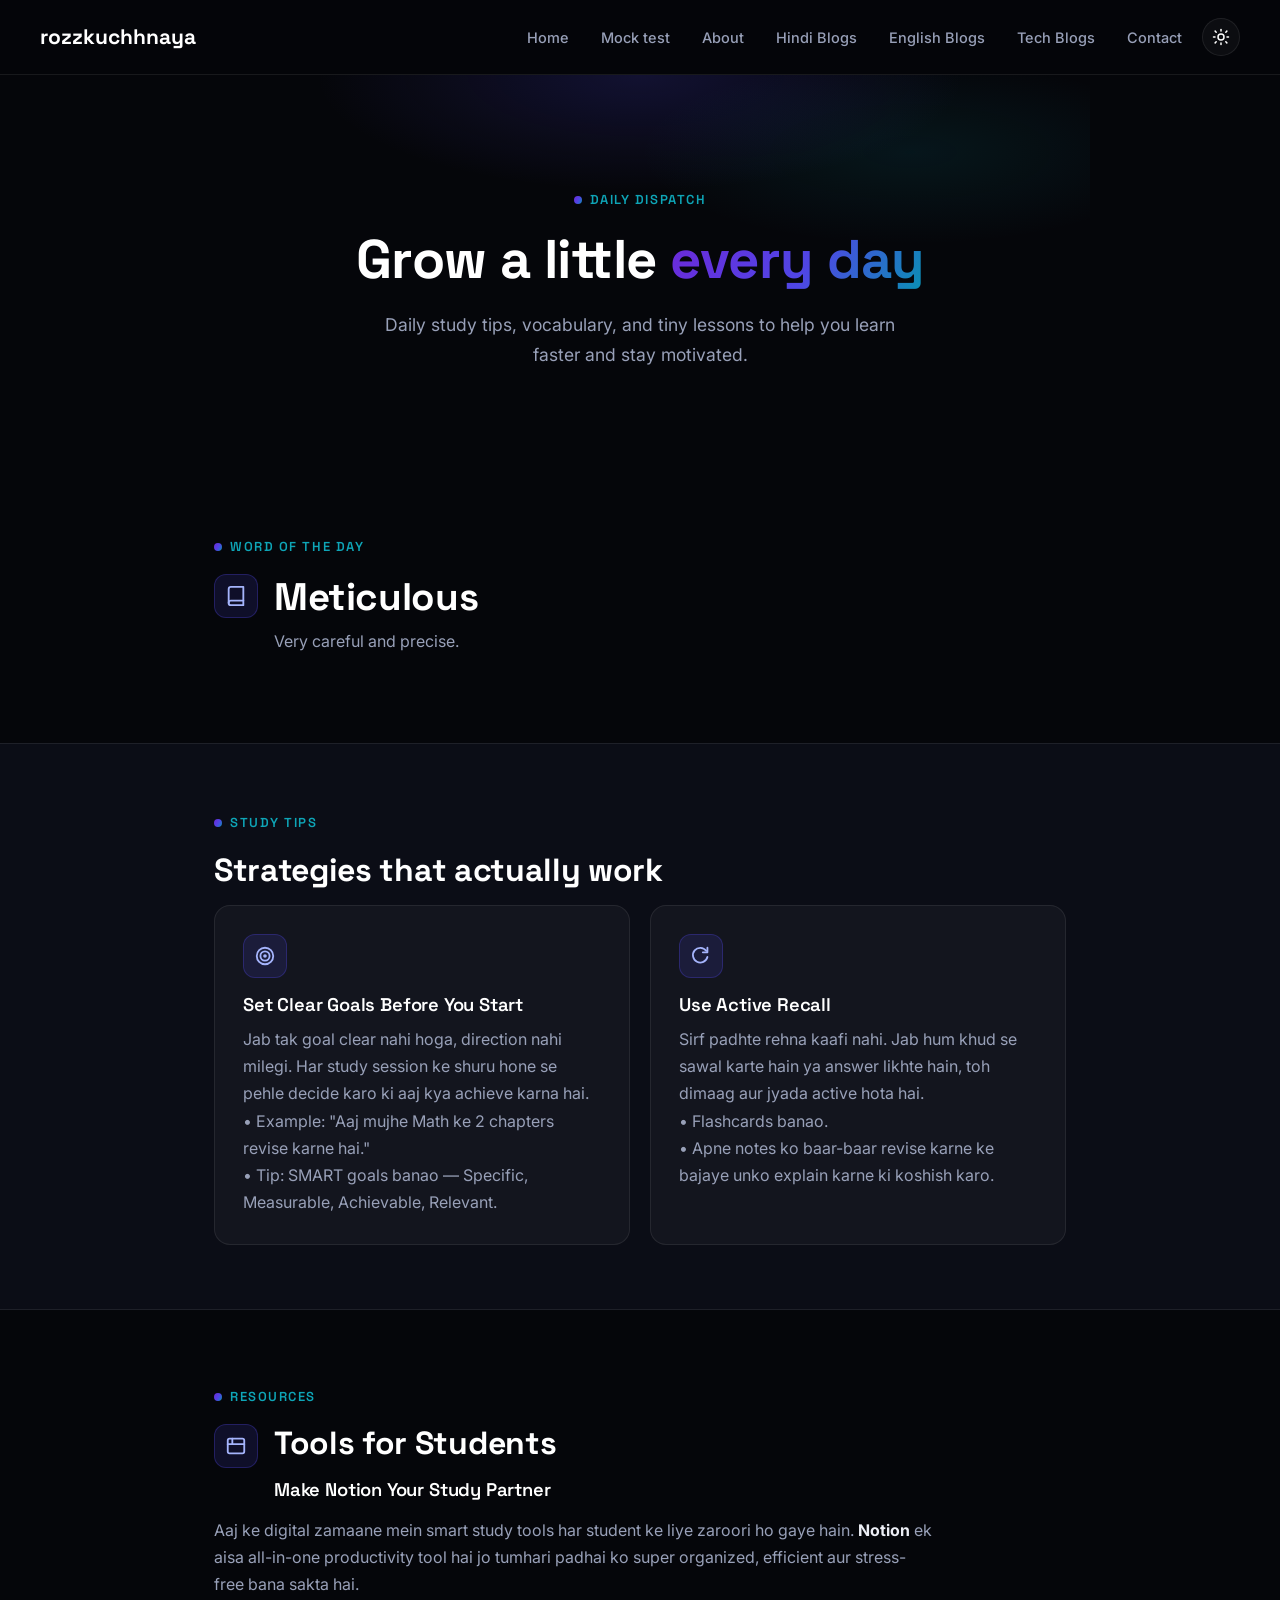
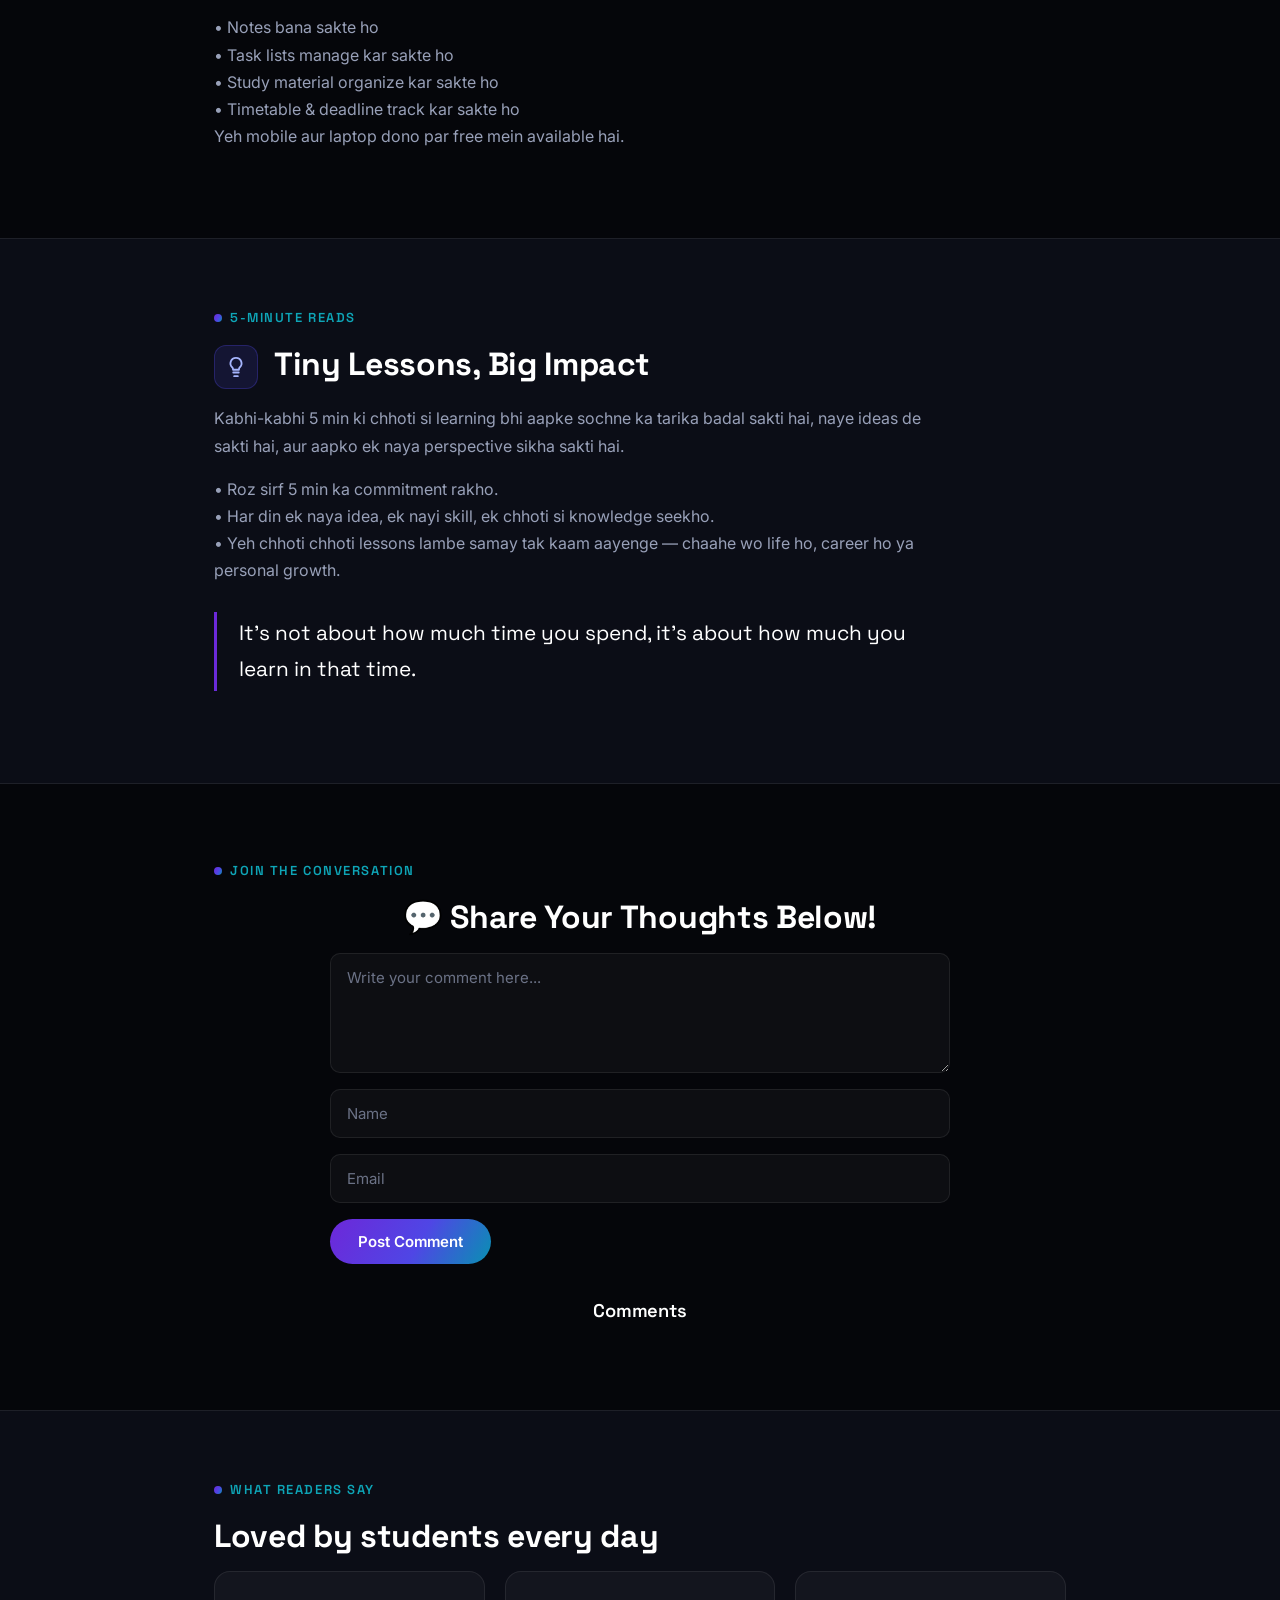
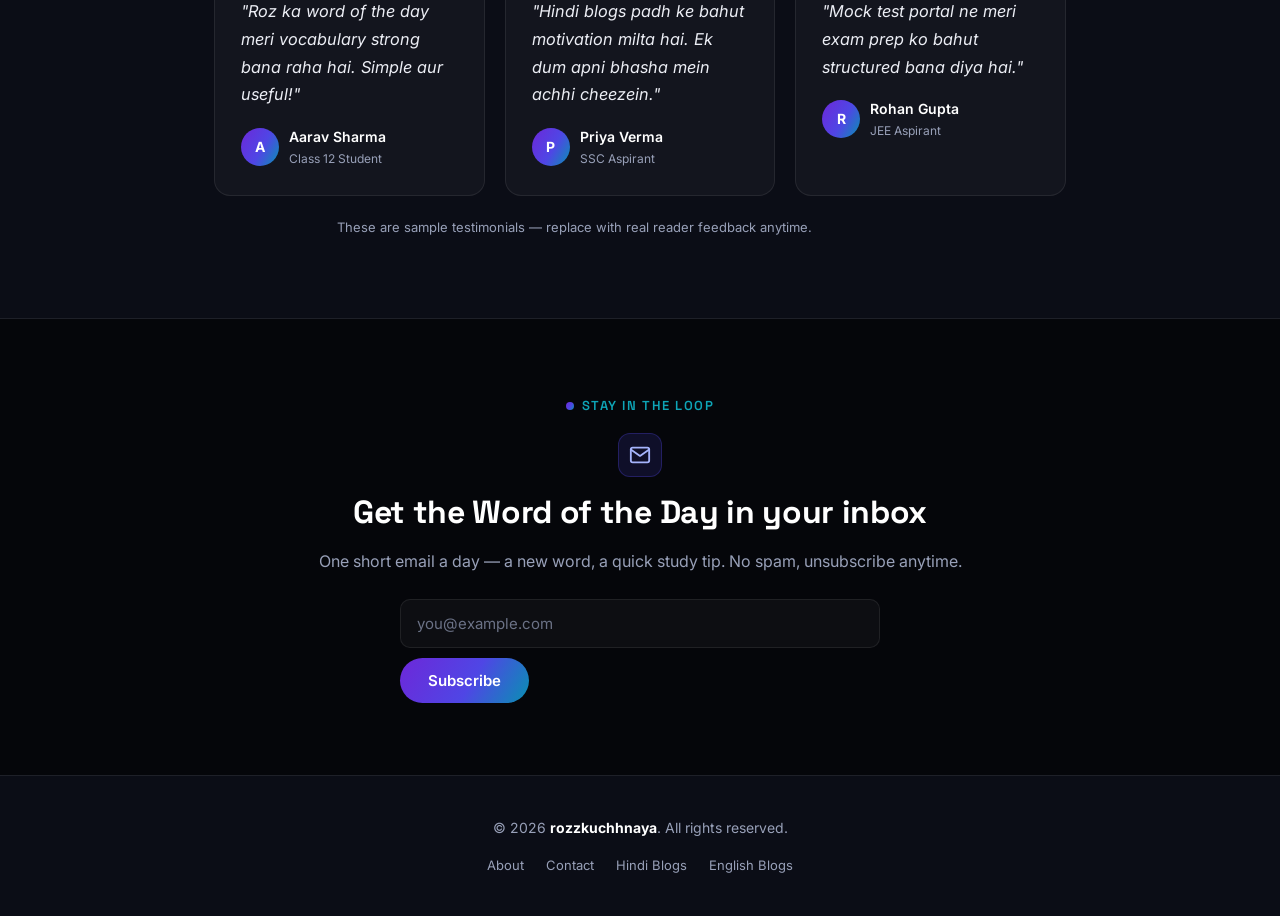
<file: index.html>
<!DOCTYPE html>
<html lang="en">
<head>
    <meta charset="UTF-8">
    <meta name="viewport" content="width=device-width, initial-scale=1">
    <title>rozzkuchhnaya | Daily Study Tips, Motivation & Learning</title>
    <meta name="description" content="Daily word of the day, study tips, student resources and short life lessons — in Hindi and English.">
    <link rel="icon" type="image/svg+xml" href="assets/favicon.svg">
    <meta property="og:title" content="rozzkuchhnaya | Daily Study Tips, Motivation & Learning">
    <meta property="og:description" content="Daily word of the day, study tips, student resources and short life lessons — in Hindi and English.">
    <meta property="og:type" content="website">
    <meta property="og:url" content="https://rozzkuchhnaya.netlify.app/">
    <meta name="twitter:card" content="summary">
    <link rel="stylesheet" href="assets/style.css">
</head>
<body>

<nav class="navbar">
  <div class="logo">rozzkuchhnaya</div>
  <div class="navbar-right">
  <ul class="nav-links" id="navLinks">
    <li><a href="index.html">Home</a></li>
    <li><a href="mocktest.html">Mock test</a></li>
    <li><a href="about.html">About</a></li>
    <li><a href="hindi-blog.html">Hindi Blogs</a></li>
    <li><a href="eng-blog.html">English Blogs</a></li>
    <li><a href="tech-blog.html">Tech Blogs</a></li>
    <li><a href="contact.html">Contact</a></li>
  </ul>
  <button class="theme-toggle" id="themeToggleBtn" onclick="toggleTheme()" aria-label="Toggle dark/light theme"><svg width="18" height="18" viewBox="0 0 24 24" fill="none" stroke="currentColor" stroke-width="2" stroke-linecap="round"><circle cx="12" cy="12" r="4"/><line x1="12" y1="2" x2="12" y2="4"/><line x1="12" y1="20" x2="12" y2="22"/><line x1="4.2" y1="4.2" x2="5.6" y2="5.6"/><line x1="18.4" y1="18.4" x2="19.8" y2="19.8"/><line x1="2" y1="12" x2="4" y2="12"/><line x1="20" y1="12" x2="22" y2="12"/><line x1="4.2" y1="19.8" x2="5.6" y2="18.4"/><line x1="18.4" y1="5.6" x2="19.8" y2="4.2"/></svg></button>
  </div>
  <span class="menu-icon" onclick="toggleMenu()"><svg width="24" height="24" viewBox="0 0 24 24" fill="none" stroke="currentColor" stroke-width="2" stroke-linecap="round"><line x1="3" y1="6" x2="21" y2="6"/><line x1="3" y1="12" x2="21" y2="12"/><line x1="3" y1="18" x2="21" y2="18"/></svg></span>
</nav>

<section class="hero-banner">
  <div class="eyebrow">Daily Dispatch</div>
  <h1>Grow a little <span class="gradient-text">every day</span></h1>
  <p>Daily study tips, vocabulary, and tiny lessons to help you learn faster and stay motivated.</p>
</section>

<section class="section">
    <div class="eyebrow">Word of the Day</div>
    <div class="card-icon-row">
      <div class="icon-badge">
        <svg viewBox="0 0 24 24" fill="none" stroke="currentColor" stroke-width="2" stroke-linecap="round" stroke-linejoin="round"><path d="M4 19.5A2.5 2.5 0 0 1 6.5 17H20"/><path d="M6.5 2H20v20H6.5A2.5 2.5 0 0 1 4 19.5v-15A2.5 2.5 0 0 1 6.5 2z"/></svg>
      </div>
      <div>
        <h2 class="wotd-word">Meticulous</h2>
        <p>Very careful and precise.</p>
      </div>
    </div>
</section>

<div class="band">
<section class="section">
    <div class="eyebrow">Study Tips</div>
    <h2>Strategies that actually work</h2>
    <div class="card-grid">
      <div class="card">
        <div class="icon-badge">
          <svg viewBox="0 0 24 24" fill="none" stroke="currentColor" stroke-width="2" stroke-linecap="round" stroke-linejoin="round"><circle cx="12" cy="12" r="9"/><circle cx="12" cy="12" r="5"/><circle cx="12" cy="12" r="1"/></svg>
        </div>
        <h3>Set Clear Goals Before You Start</h3>
        <p>Jab tak goal clear nahi hoga, direction nahi milegi. Har study session ke shuru hone se pehle decide karo ki aaj kya achieve karna hai.</p>
        <p>&bull; Example: "Aaj mujhe Math ke 2 chapters revise karne hai."<br>
        &bull; Tip: SMART goals banao — Specific, Measurable, Achievable, Relevant.</p>
      </div>
      <div class="card">
        <div class="icon-badge">
          <svg viewBox="0 0 24 24" fill="none" stroke="currentColor" stroke-width="2" stroke-linecap="round" stroke-linejoin="round"><path d="M17.65 6.35A8 8 0 1 0 19 13"/><polyline points="19 3 19 8 14 8"/></svg>
        </div>
        <h3>Use Active Recall</h3>
        <p>Sirf padhte rehna kaafi nahi. Jab hum khud se sawal karte hain ya answer likhte hain, toh dimaag aur jyada active hota hai.</p>
        <p>&bull; Flashcards banao.<br>
        &bull; Apne notes ko baar-baar revise karne ke bajaye unko explain karne ki koshish karo.</p>
      </div>
    </div>
</section>
</div>

<section class="section">
    <div class="eyebrow">Resources</div>
    <div class="card-icon-row">
      <div class="icon-badge">
        <svg viewBox="0 0 24 24" fill="none" stroke="currentColor" stroke-width="2" stroke-linecap="round" stroke-linejoin="round"><rect x="3" y="4" width="18" height="16" rx="2"/><line x1="3" y1="10" x2="21" y2="10"/><line x1="8" y1="4" x2="8" y2="10"/></svg>
      </div>
      <div>
        <h2>Tools for Students</h2>
        <h3>Make Notion Your Study Partner</h3>
      </div>
    </div>
    <p>Aaj ke digital zamaane mein smart study tools har student ke liye zaroori ho gaye hain. <b>Notion</b> ek aisa all-in-one productivity tool hai jo
        tumhari padhai ko super organized, efficient aur stress-free bana sakta hai.</p>
    <p>
        &bull; Notes bana sakte ho<br>
        &bull; Task lists manage kar sakte ho<br>
        &bull; Study material organize kar sakte ho<br>
        &bull; Timetable &amp; deadline track kar sakte ho<br>
        Yeh mobile aur laptop dono par free mein available hai.
    </p>
</section>

<div class="band">
<section class="section">
    <div class="eyebrow">5-Minute Reads</div>
    <div class="card-icon-row">
      <div class="icon-badge">
        <svg viewBox="0 0 24 24" fill="none" stroke="currentColor" stroke-width="2" stroke-linecap="round" stroke-linejoin="round"><path d="M9 18h6"/><path d="M10 22h4"/><path d="M12 2a6 6 0 0 0-4 10.5c.5.5.8 1.2.8 2.5h6.4c0-1.3.3-2 .8-2.5A6 6 0 0 0 12 2z"/></svg>
      </div>
      <h2 style="margin-bottom:0;">Tiny Lessons, Big Impact</h2>
    </div>
    <p style="margin-top:16px;">Kabhi-kabhi 5 min ki chhoti si learning bhi aapke sochne ka tarika badal sakti hai, naye ideas de sakti hai, aur aapko ek naya perspective sikha sakti hai.</p>
    <p>
        &bull; Roz sirf 5 min ka commitment rakho.<br>
        &bull; Har din ek naya idea, ek nayi skill, ek chhoti si knowledge seekho.<br>
        &bull; Yeh chhoti chhoti lessons lambe samay tak kaam aayenge — chaahe wo life ho, career ho ya personal growth.
    </p>
    <p class="pull-quote">It's not about how much time you spend, it's about how much you learn in that time.</p>
</section>
</div>

<section class="section">
  <div class="eyebrow">Join the Conversation</div>
  <h2 style="text-align:center;">💬 Share Your Thoughts Below!</h2>

  <form id="commentForm" action="https://formsubmit.co/rozzkuchhnaya@gmail.com" method="POST">
    <textarea name="comment" id="commentInput" rows="4" placeholder="Write your comment here..." required></textarea>
    <input type="text" name="name" placeholder="Name" required>
    <input type="email" name="email" placeholder="Email" required>
    <button type="submit">Post Comment</button>
  </form>

  <h3 style="text-align:center; margin-top:36px;">Comments</h3>
  <ul id="commentList"></ul>

  <p id="thankYouMessage" style="display:none; color:#34d399; text-align:center; margin-top:10px;">Dhanyavaad! Apka comment bhej diya gaya hai.</p>
</section>

<div class="band">
<section class="section">
  <div class="eyebrow">What Readers Say</div>
  <h2>Loved by students every day</h2>
  <div class="card-grid">
    <div class="testimonial-card">
      <p class="quote">"Roz ka word of the day meri vocabulary strong bana raha hai. Simple aur useful!"</p>
      <div class="testimonial-author">
        <div class="testimonial-avatar">A</div>
        <div>
          <div class="testimonial-name">Aarav Sharma</div>
          <div class="testimonial-role">Class 12 Student</div>
        </div>
      </div>
    </div>
    <div class="testimonial-card">
      <p class="quote">"Hindi blogs padh ke bahut motivation milta hai. Ek dum apni bhasha mein achhi cheezein."</p>
      <div class="testimonial-author">
        <div class="testimonial-avatar">P</div>
        <div>
          <div class="testimonial-name">Priya Verma</div>
          <div class="testimonial-role">SSC Aspirant</div>
        </div>
      </div>
    </div>
    <div class="testimonial-card">
      <p class="quote">"Mock test portal ne meri exam prep ko bahut structured bana diya hai."</p>
      <div class="testimonial-author">
        <div class="testimonial-avatar">R</div>
        <div>
          <div class="testimonial-name">Rohan Gupta</div>
          <div class="testimonial-role">JEE Aspirant</div>
        </div>
      </div>
    </div>
  </div>
  <p style="text-align:center; margin-top:20px; font-size:13px;">These are sample testimonials — replace with real reader feedback anytime.</p>
</section>
</div>

<section class="section" style="text-align:center;">
  <div class="eyebrow">Stay in the Loop</div>
  <div class="icon-badge" style="margin:0 auto 16px;">
    <svg viewBox="0 0 24 24" fill="none" stroke="currentColor" stroke-width="2" stroke-linecap="round" stroke-linejoin="round"><rect x="2" y="4" width="20" height="16" rx="2"/><path d="M2 6l10 7 10-7"/></svg>
  </div>
  <h2>Get the Word of the Day in your inbox</h2>
  <p style="margin:0 auto 24px;">One short email a day — a new word, a quick study tip. No spam, unsubscribe anytime.</p>
  <form class="newsletter-form" action="https://formsubmit.co/rozzkuchhnaya@gmail.com" method="POST">
    <input type="hidden" name="_subject" value="New newsletter signup">
    <input type="email" name="email" placeholder="you@example.com" required>
    <button type="submit">Subscribe</button>
  </form>
</section>

<footer class="site-footer">
  &copy; 2026 <strong>rozzkuchhnaya</strong>. All rights reserved.
  <div class="foot-links">
    <a href="about.html">About</a>
    <a href="contact.html">Contact</a>
    <a href="hindi-blog.html">Hindi Blogs</a>
    <a href="eng-blog.html">English Blogs</a>
  </div>
</footer>

<script src="script.js"></script>
</body>
</html>
</file>
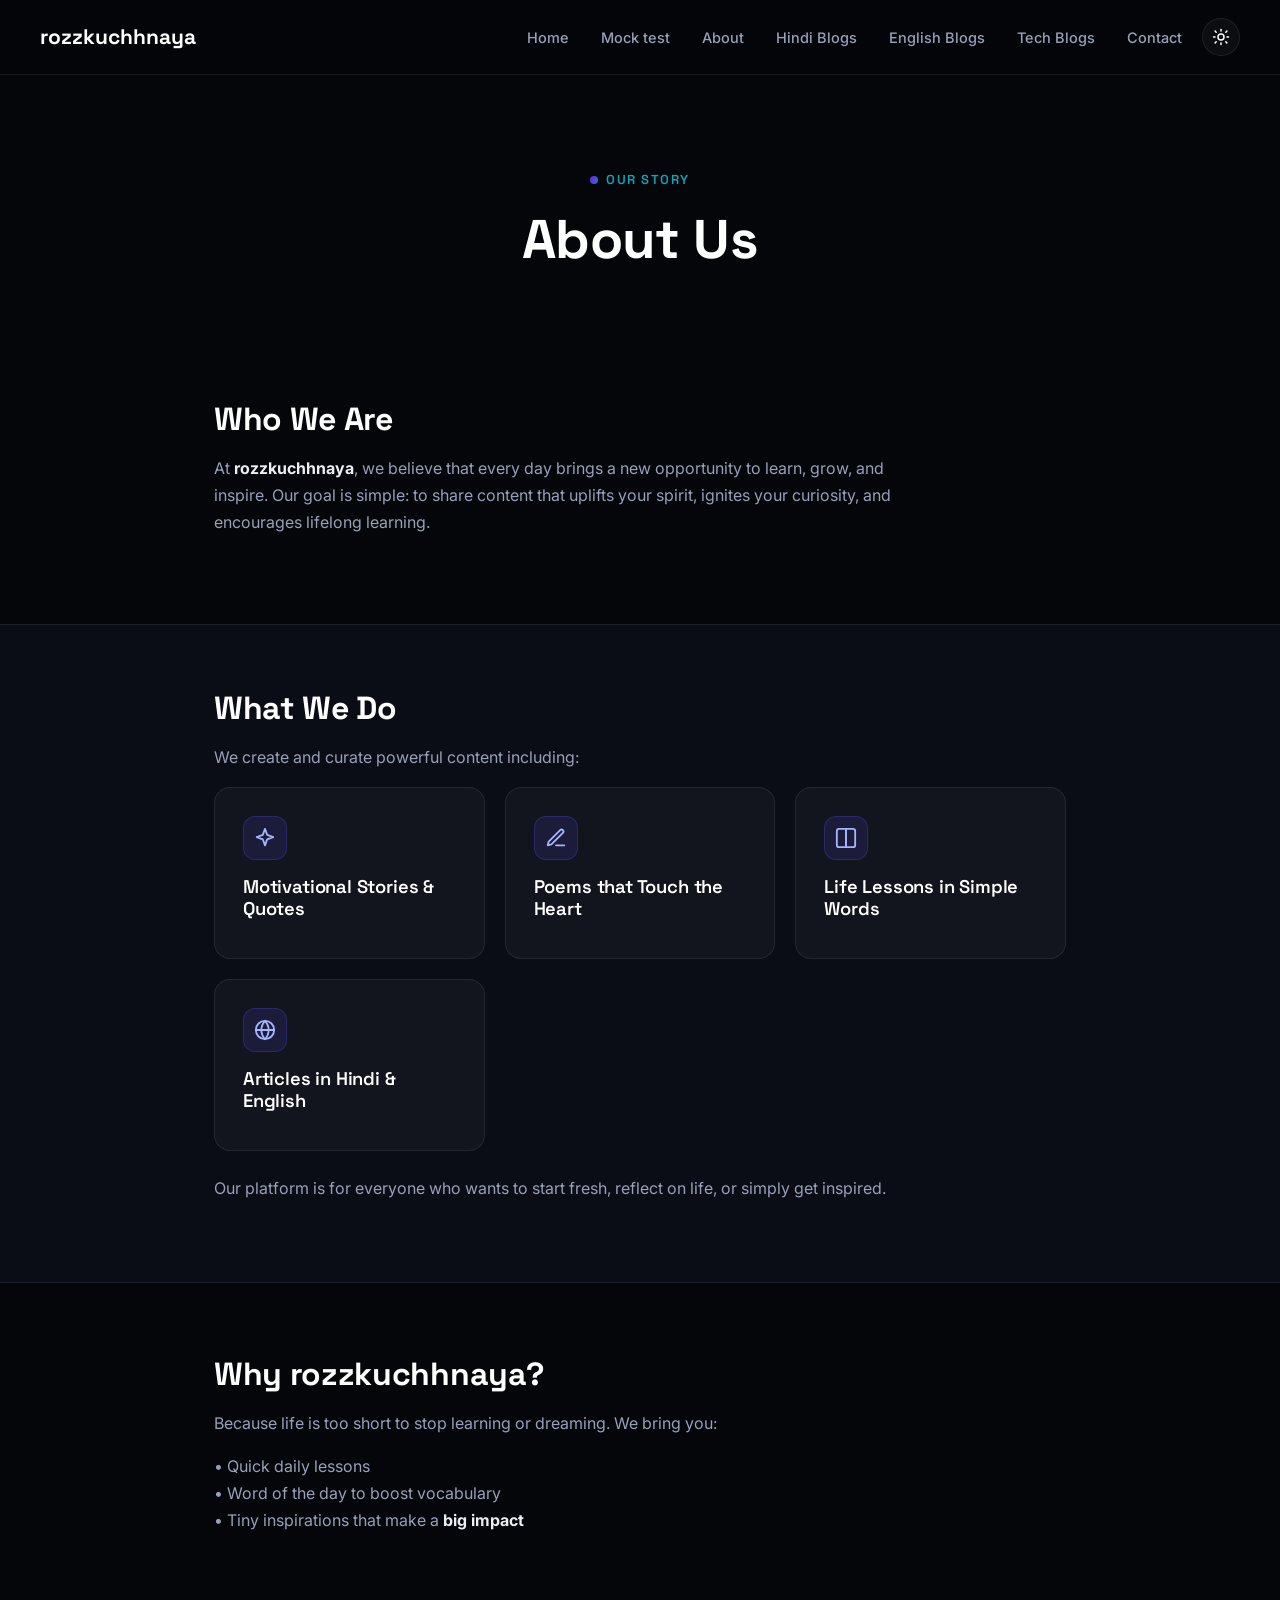
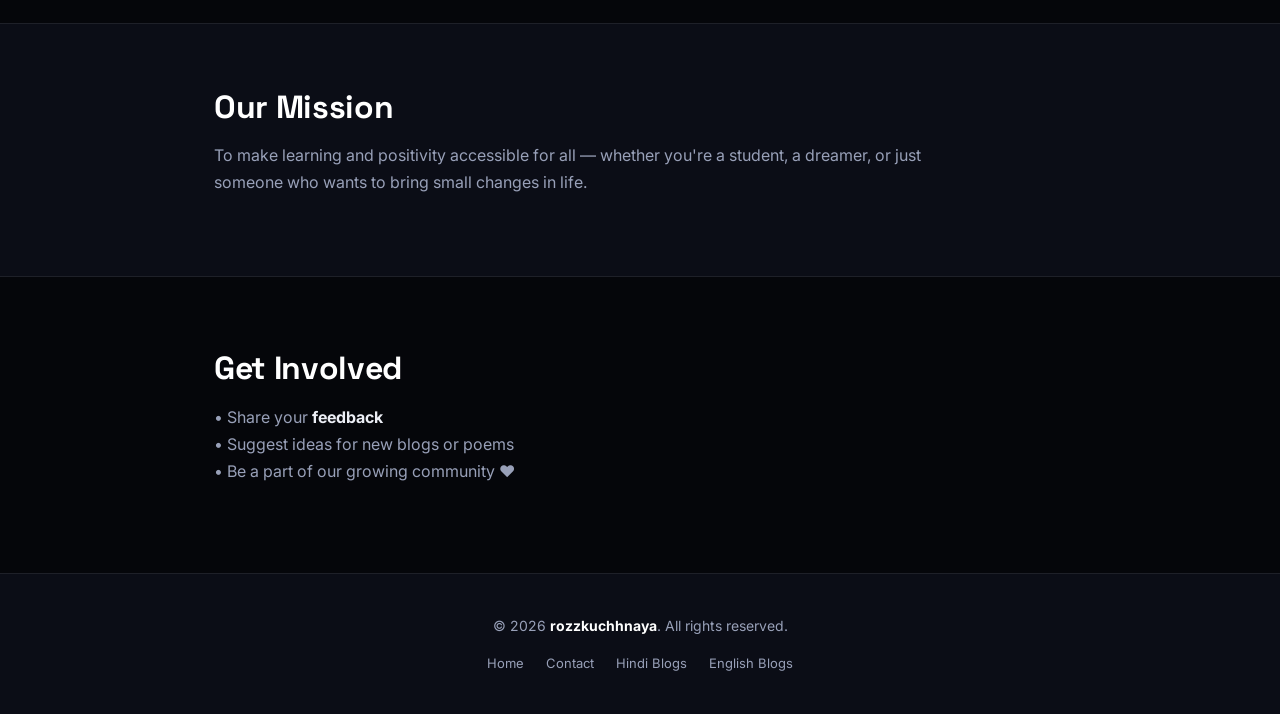
<file: about.html>
<!DOCTYPE html>
<html lang="en">
<head>
  <meta charset="UTF-8">
  <meta name="viewport" content="width=device-width, initial-scale=1">
  <title>About Us | rozzkuchhnaya</title>
  <link rel="icon" type="image/svg+xml" href="assets/favicon.svg">
  <meta property="og:title" content="About Us | rozzkuchhnaya">
  <meta property="og:description" content="Learn what rozzkuchhnaya is about — daily motivation, study tips and bilingual blogs for students.">
  <meta property="og:type" content="website">
  <meta property="og:url" content="https://rozzkuchhnaya.netlify.app/about.html">
  <link rel="stylesheet" href="assets/style.css">
</head>
<body>
<nav class="navbar">
    <div class="logo">rozzkuchhnaya</div>
  <div class="navbar-right">
  <ul class="nav-links" id="navLinks">
    <li><a href="index.html">Home</a></li>
    <li><a href="mocktest.html">Mock test</a></li>
    <li><a href="about.html">About</a></li>
    <li><a href="hindi-blog.html">Hindi Blogs</a></li>
    <li><a href="eng-blog.html">English Blogs</a></li>
    <li><a href="tech-blog.html">Tech Blogs</a></li>
    <li><a href="contact.html">Contact</a></li>
  </ul>
  <button class="theme-toggle" id="themeToggleBtn" onclick="toggleTheme()" aria-label="Toggle dark/light theme"><svg width="18" height="18" viewBox="0 0 24 24" fill="none" stroke="currentColor" stroke-width="2" stroke-linecap="round"><circle cx="12" cy="12" r="4"/><line x1="12" y1="2" x2="12" y2="4"/><line x1="12" y1="20" x2="12" y2="22"/><line x1="4.2" y1="4.2" x2="5.6" y2="5.6"/><line x1="18.4" y1="18.4" x2="19.8" y2="19.8"/><line x1="2" y1="12" x2="4" y2="12"/><line x1="20" y1="12" x2="22" y2="12"/><line x1="4.2" y1="19.8" x2="5.6" y2="18.4"/><line x1="18.4" y1="5.6" x2="19.8" y2="4.2"/></svg></button>
  </div>
  <span class="menu-icon" onclick="toggleMenu()"><svg width="24" height="24" viewBox="0 0 24 24" fill="none" stroke="currentColor" stroke-width="2" stroke-linecap="round"><line x1="3" y1="6" x2="21" y2="6"/><line x1="3" y1="12" x2="21" y2="12"/><line x1="3" y1="18" x2="21" y2="18"/></svg></span>
</nav>

<div class="page-hero">
  <div class="eyebrow">Our Story</div>
  <h1 class="mainh1">About Us</h1>
</div>

<section class="section">
  <h2>Who We Are</h2>
  <p>At <b>rozzkuchhnaya</b>, we believe that every day brings a new opportunity to learn, grow, and inspire. Our goal is simple: to share content that uplifts your spirit, ignites your curiosity, and encourages lifelong learning.</p>
</section>

<div class="band">
<section class="section">
  <h2>What We Do</h2>
  <p>We create and curate powerful content including:</p>
  <div class="card-grid">
    <div class="card">
      <div class="icon-badge"><svg viewBox="0 0 24 24" fill="none" stroke="currentColor" stroke-width="2" stroke-linecap="round" stroke-linejoin="round"><path d="M12 2l2.4 6.6L21 11l-6.6 2.4L12 20l-2.4-6.6L3 11l6.6-2.4z"/></svg></div>
      <h3>Motivational Stories &amp; Quotes</h3>
    </div>
    <div class="card">
      <div class="icon-badge"><svg viewBox="0 0 24 24" fill="none" stroke="currentColor" stroke-width="2" stroke-linecap="round" stroke-linejoin="round"><path d="M12 20h9"/><path d="M16.5 3.5a2.1 2.1 0 0 1 3 3L7 19l-4 1 1-4z"/></svg></div>
      <h3>Poems that Touch the Heart</h3>
    </div>
    <div class="card">
      <div class="icon-badge"><svg viewBox="0 0 24 24" fill="none" stroke="currentColor" stroke-width="2" stroke-linecap="round" stroke-linejoin="round"><path d="M2 4.5A2.5 2.5 0 0 1 4.5 2H12v20H4.5A2.5 2.5 0 0 1 2 19.5z"/><path d="M22 4.5A2.5 2.5 0 0 0 19.5 2H12v20h7.5a2.5 2.5 0 0 0 2.5-2.5z"/></svg></div>
      <h3>Life Lessons in Simple Words</h3>
    </div>
    <div class="card">
      <div class="icon-badge"><svg viewBox="0 0 24 24" fill="none" stroke="currentColor" stroke-width="2" stroke-linecap="round" stroke-linejoin="round"><circle cx="12" cy="12" r="10"/><line x1="2" y1="12" x2="22" y2="12"/><path d="M12 2a15.3 15.3 0 0 1 4 10 15.3 15.3 0 0 1-4 10 15.3 15.3 0 0 1-4-10 15.3 15.3 0 0 1 4-10z"/></svg></div>
      <h3>Articles in Hindi &amp; English</h3>
    </div>
  </div>
  <p style="margin-top:24px;">Our platform is for everyone who wants to start fresh, reflect on life, or simply get inspired.</p>
</section>
</div>

<section class="section">
  <h2>Why rozzkuchhnaya?</h2>
  <p>Because life is too short to stop learning or dreaming. We bring you:</p>
  <p>
    &bull; Quick daily lessons<br>
    &bull; Word of the day to boost vocabulary<br>
    &bull; Tiny inspirations that make a <b>big impact</b>
  </p>
</section>

<div class="band">
<section class="section">
  <h2>Our Mission</h2>
  <p>To make learning and positivity accessible for all — whether you're a student, a dreamer, or just someone who wants to bring small changes in life.</p>
</section>
</div>

<section class="section">
  <h2>Get Involved</h2>
  <p>
    &bull; Share your <b>feedback</b><br>
    &bull; Suggest ideas for new blogs or poems<br>
    &bull; Be a part of our growing community ❤️
  </p>
</section>

<footer class="site-footer">
  &copy; 2026 <strong>rozzkuchhnaya</strong>. All rights reserved.
  <div class="foot-links">
    <a href="index.html">Home</a>
    <a href="contact.html">Contact</a>
    <a href="hindi-blog.html">Hindi Blogs</a>
    <a href="eng-blog.html">English Blogs</a>
  </div>
</footer>

<script src="script.js"></script>
</body>
</html>
</file>
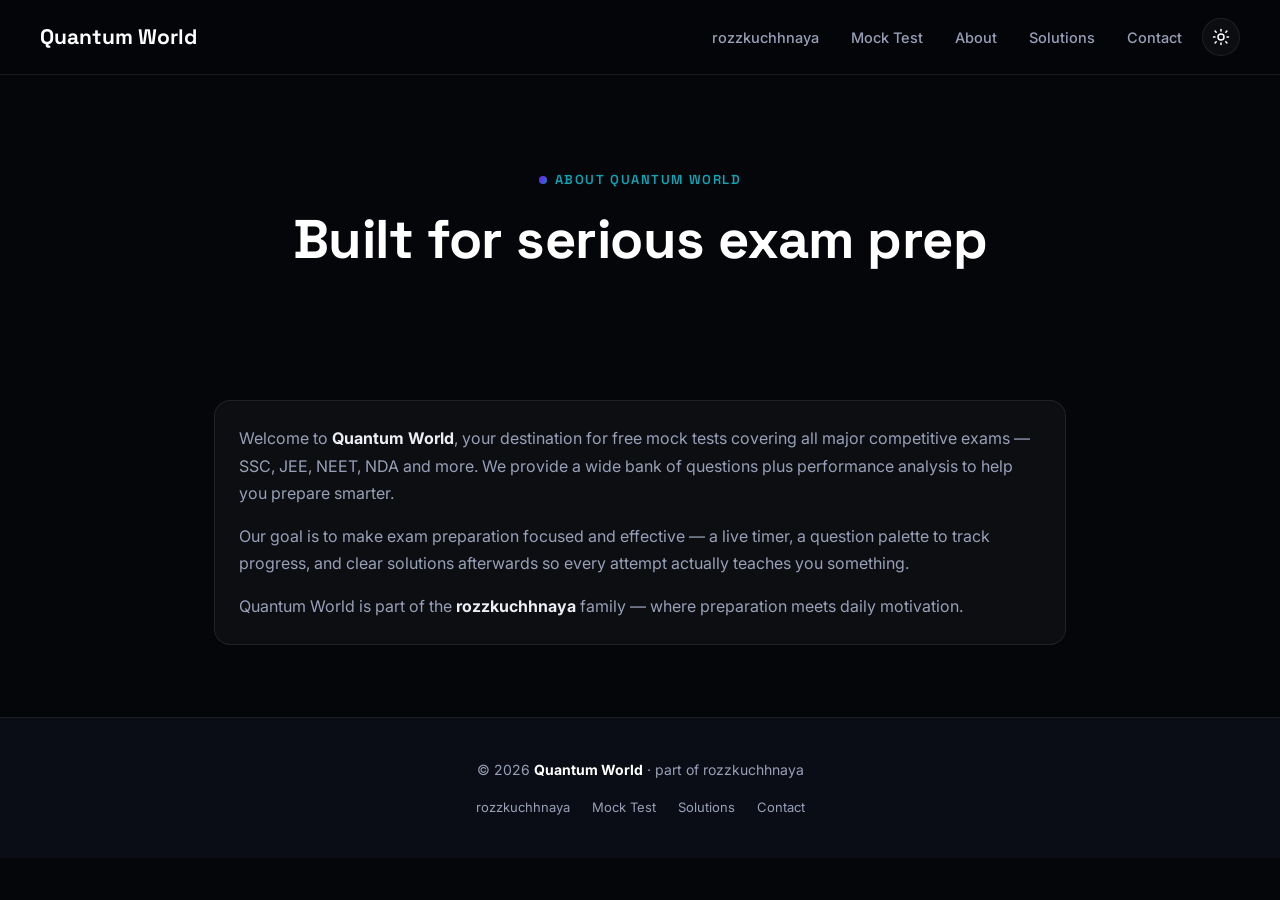
<file: aboutmock.html>
<!DOCTYPE html>
<html lang="en">
<head>
    <meta charset="UTF-8">
    <meta name="viewport" content="width=device-width, initial-scale=1.0">
    <title>About | Quantum World Mock Tests</title>
    <link rel="icon" type="image/svg+xml" href="assets/favicon.svg">
    <link rel="stylesheet" href="assets/style.css">
</head>
<body>

<nav class="navbar">
  <div class="logo">Quantum World</div>
  <div class="navbar-right">
  <ul class="nav-links" id="navLinks">
    <li><a href="index.html">rozzkuchhnaya</a></li>
    <li><a href="mocktest.html">Mock Test</a></li>
    <li><a href="aboutmock.html">About</a></li>
    <li><a href="solution.html">Solutions</a></li>
    <li><a href="contact.html">Contact</a></li>
  </ul>
  <button class="theme-toggle" id="themeToggleBtn" onclick="toggleTheme()" aria-label="Toggle dark/light theme"><svg width="18" height="18" viewBox="0 0 24 24" fill="none" stroke="currentColor" stroke-width="2" stroke-linecap="round"><circle cx="12" cy="12" r="4"/><line x1="12" y1="2" x2="12" y2="4"/><line x1="12" y1="20" x2="12" y2="22"/><line x1="4.2" y1="4.2" x2="5.6" y2="5.6"/><line x1="18.4" y1="18.4" x2="19.8" y2="19.8"/><line x1="2" y1="12" x2="4" y2="12"/><line x1="20" y1="12" x2="22" y2="12"/><line x1="4.2" y1="19.8" x2="5.6" y2="18.4"/><line x1="18.4" y1="5.6" x2="19.8" y2="4.2"/></svg></button>
  </div>
  <span class="menu-icon" onclick="toggleMenu()"><svg width="24" height="24" viewBox="0 0 24 24" fill="none" stroke="currentColor" stroke-width="2" stroke-linecap="round"><line x1="3" y1="6" x2="21" y2="6"/><line x1="3" y1="12" x2="21" y2="12"/><line x1="3" y1="18" x2="21" y2="18"/></svg></span>
</nav>

<div class="page-hero">
  <div class="eyebrow">About Quantum World</div>
  <h1>Built for serious exam prep</h1>
</div>

<section class="section">
  <div class="panel">
    <p style="max-width:none;">Welcome to <b>Quantum World</b>, your destination for free mock tests covering all major competitive exams — SSC, JEE, NEET, NDA and more. We provide a wide bank of questions plus performance analysis to help you prepare smarter.</p>
    <p style="max-width:none;">Our goal is to make exam preparation focused and effective — a live timer, a question palette to track progress, and clear solutions afterwards so every attempt actually teaches you something.</p>
    <p style="max-width:none; margin-bottom:0;">Quantum World is part of the <b>rozzkuchhnaya</b> family — where preparation meets daily motivation.</p>
  </div>
</section>

<footer class="site-footer">
  &copy; 2026 <strong>Quantum World</strong> · part of rozzkuchhnaya
  <div class="foot-links">
    <a href="index.html">rozzkuchhnaya</a>
    <a href="mocktest.html">Mock Test</a>
    <a href="solution.html">Solutions</a>
    <a href="contact.html">Contact</a>
  </div>
</footer>

<script>
  function toggleMenu() {
    document.getElementById("navLinks").classList.toggle("active");
  }
  const RK_SUN_ICON = '<svg width="18" height="18" viewBox="0 0 24 24" fill="none" stroke="currentColor" stroke-width="2" stroke-linecap="round"><circle cx="12" cy="12" r="4"/><line x1="12" y1="2" x2="12" y2="4"/><line x1="12" y1="20" x2="12" y2="22"/><line x1="4.2" y1="4.2" x2="5.6" y2="5.6"/><line x1="18.4" y1="18.4" x2="19.8" y2="19.8"/><line x1="2" y1="12" x2="4" y2="12"/><line x1="20" y1="12" x2="22" y2="12"/><line x1="4.2" y1="19.8" x2="5.6" y2="18.4"/><line x1="18.4" y1="5.6" x2="19.8" y2="4.2"/></svg>';
  const RK_MOON_ICON = '<svg width="18" height="18" viewBox="0 0 24 24" fill="none" stroke="currentColor" stroke-width="2" stroke-linecap="round" stroke-linejoin="round"><path d="M21 12.79A9 9 0 1 1 11.21 3 7 7 0 0 0 21 12.79z"/></svg>';
  (function initTheme() {
    const saved = localStorage.getItem('rk-theme');
    if (saved === 'light') document.documentElement.setAttribute('data-theme', 'light');
  })();
  function toggleTheme() {
    const root = document.documentElement;
    const isLight = root.getAttribute('data-theme') === 'light';
    if (isLight) { root.removeAttribute('data-theme'); localStorage.setItem('rk-theme', 'dark'); }
    else { root.setAttribute('data-theme', 'light'); localStorage.setItem('rk-theme', 'light'); }
    const btn = document.getElementById('themeToggleBtn');
    if (btn) btn.innerHTML = root.getAttribute('data-theme') === 'light' ? RK_MOON_ICON : RK_SUN_ICON;
  }
  document.addEventListener('DOMContentLoaded', () => {
    const btn = document.getElementById('themeToggleBtn');
    if (btn) btn.innerHTML = document.documentElement.getAttribute('data-theme') === 'light' ? RK_MOON_ICON : RK_SUN_ICON;
  });
</script>
</body>
</html>
</file>
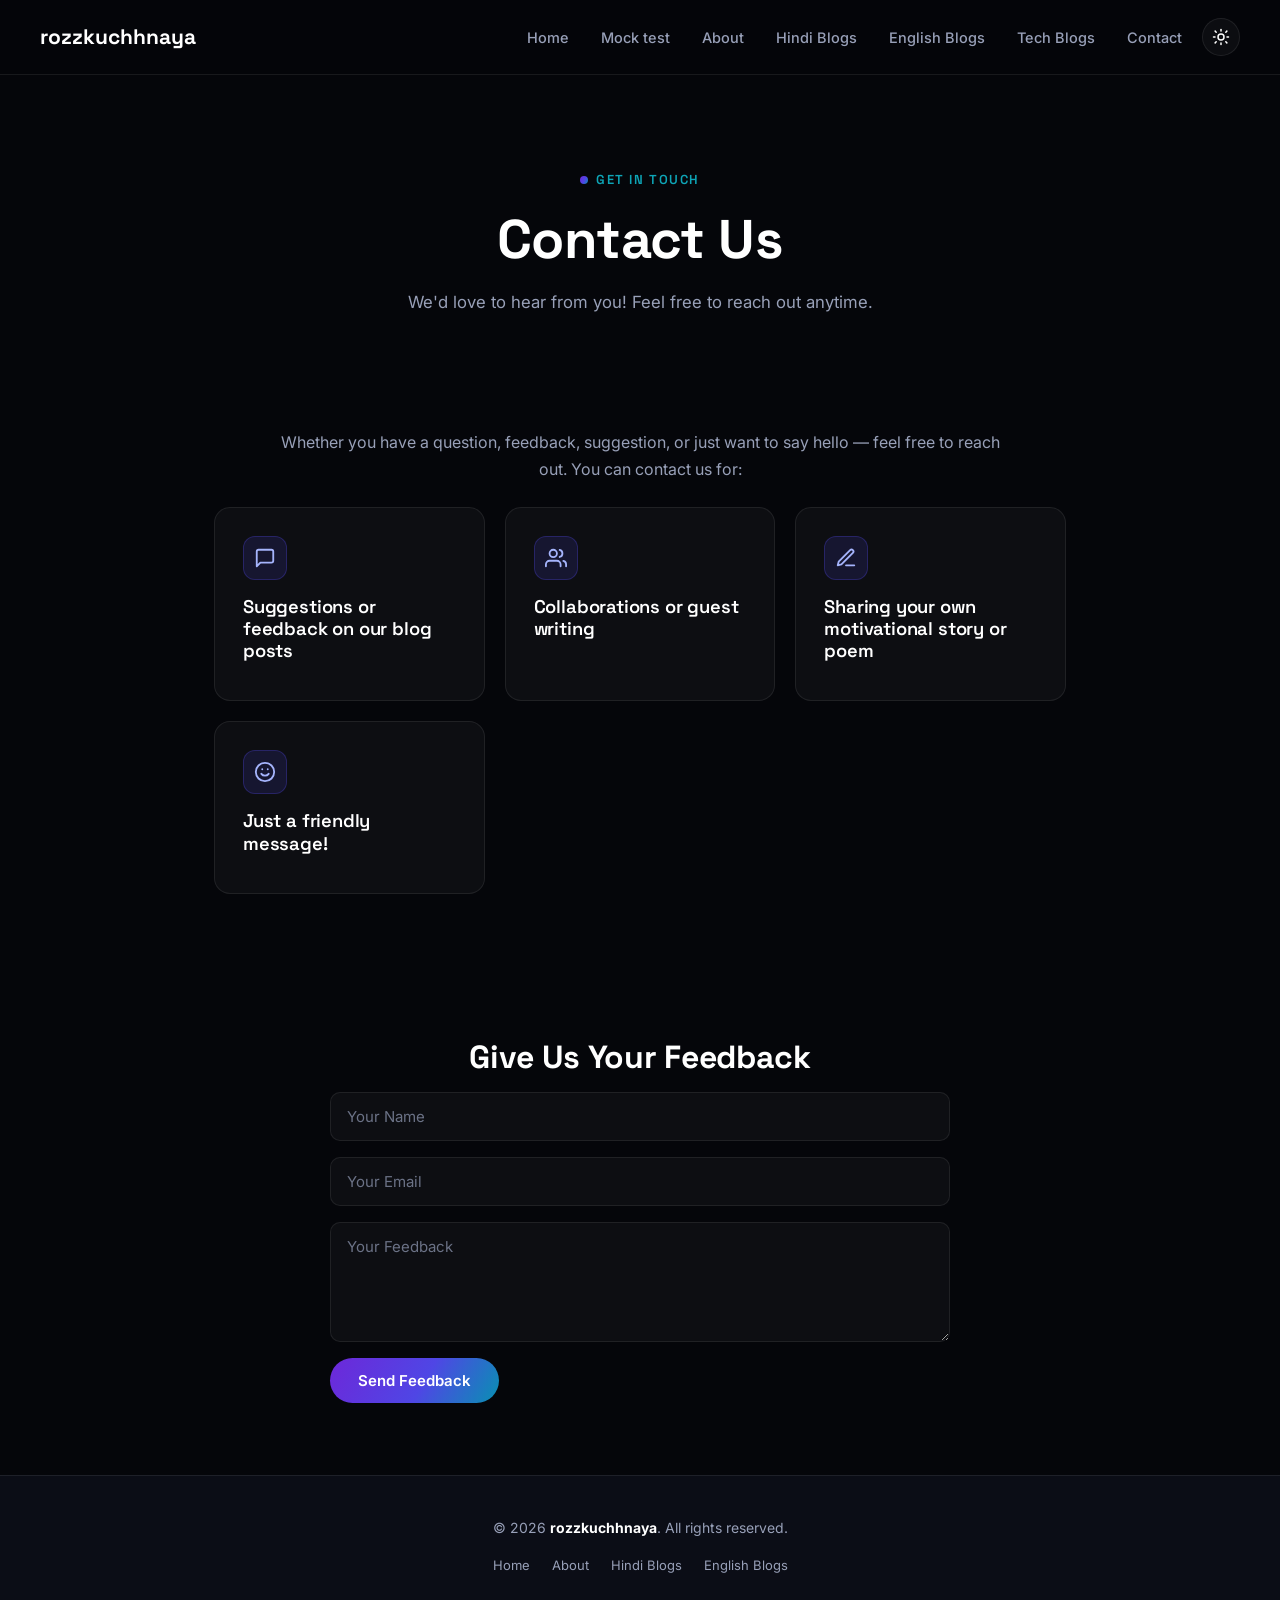
<file: contact.html>
<!DOCTYPE html>
<html lang="en">
<head>
    <meta charset="UTF-8">
    <meta name="viewport" content="width=device-width, initial-scale=1.0">
    <title>Contact Us | rozzkuchhnaya</title>
    <link rel="icon" type="image/svg+xml" href="assets/favicon.svg">
    <meta property="og:title" content="Contact Us | rozzkuchhnaya">
    <meta property="og:description" content="Get in touch with rozzkuchhnaya — feedback, suggestions or a friendly hello.">
    <meta property="og:type" content="website">
    <meta property="og:url" content="https://rozzkuchhnaya.netlify.app/contact.html">
    <link rel="stylesheet" href="assets/style.css">
</head>
<body>

<nav class="navbar">
  <div class="logo">rozzkuchhnaya</div>
  <div class="navbar-right">
  <ul class="nav-links" id="navLinks">
    <li><a href="index.html">Home</a></li>
    <li><a href="mocktest.html">Mock test</a></li>
    <li><a href="about.html">About</a></li>
    <li><a href="hindi-blog.html">Hindi Blogs</a></li>
    <li><a href="eng-blog.html">English Blogs</a></li>
    <li><a href="tech-blog.html">Tech Blogs</a></li>
    <li><a href="contact.html">Contact</a></li>
  </ul>
  <button class="theme-toggle" id="themeToggleBtn" onclick="toggleTheme()" aria-label="Toggle dark/light theme"><svg width="18" height="18" viewBox="0 0 24 24" fill="none" stroke="currentColor" stroke-width="2" stroke-linecap="round"><circle cx="12" cy="12" r="4"/><line x1="12" y1="2" x2="12" y2="4"/><line x1="12" y1="20" x2="12" y2="22"/><line x1="4.2" y1="4.2" x2="5.6" y2="5.6"/><line x1="18.4" y1="18.4" x2="19.8" y2="19.8"/><line x1="2" y1="12" x2="4" y2="12"/><line x1="20" y1="12" x2="22" y2="12"/><line x1="4.2" y1="19.8" x2="5.6" y2="18.4"/><line x1="18.4" y1="5.6" x2="19.8" y2="4.2"/></svg></button>
  </div>
  <span class="menu-icon" onclick="toggleMenu()"><svg width="24" height="24" viewBox="0 0 24 24" fill="none" stroke="currentColor" stroke-width="2" stroke-linecap="round"><line x1="3" y1="6" x2="21" y2="6"/><line x1="3" y1="12" x2="21" y2="12"/><line x1="3" y1="18" x2="21" y2="18"/></svg></span>
</nav>

<div class="page-hero">
  <div class="eyebrow">Get in Touch</div>
  <h1>Contact Us</h1>
  <p>We'd love to hear from you! Feel free to reach out anytime.</p>
</div>

<section class="section" style="text-align:center;">
  <p style="margin:0 auto 24px;">Whether you have a question, feedback, suggestion, or just want to say hello — feel free to reach out. You can contact us for:</p>
  <div class="card-grid" style="text-align:left;">
    <div class="card">
      <div class="icon-badge"><svg viewBox="0 0 24 24" fill="none" stroke="currentColor" stroke-width="2" stroke-linecap="round" stroke-linejoin="round"><path d="M21 15a2 2 0 0 1-2 2H7l-4 4V5a2 2 0 0 1 2-2h14a2 2 0 0 1 2 2z"/></svg></div>
      <h3>Suggestions or feedback on our blog posts</h3>
    </div>
    <div class="card">
      <div class="icon-badge"><svg viewBox="0 0 24 24" fill="none" stroke="currentColor" stroke-width="2" stroke-linecap="round" stroke-linejoin="round"><path d="M17 21v-2a4 4 0 0 0-4-4H5a4 4 0 0 0-4 4v2"/><circle cx="9" cy="7" r="4"/><path d="M23 21v-2a4 4 0 0 0-3-3.87"/><path d="M16 3.13a4 4 0 0 1 0 7.75"/></svg></div>
      <h3>Collaborations or guest writing</h3>
    </div>
    <div class="card">
      <div class="icon-badge"><svg viewBox="0 0 24 24" fill="none" stroke="currentColor" stroke-width="2" stroke-linecap="round" stroke-linejoin="round"><path d="M12 20h9"/><path d="M16.5 3.5a2.1 2.1 0 0 1 3 3L7 19l-4 1 1-4z"/></svg></div>
      <h3>Sharing your own motivational story or poem</h3>
    </div>
    <div class="card">
      <div class="icon-badge"><svg viewBox="0 0 24 24" fill="none" stroke="currentColor" stroke-width="2" stroke-linecap="round" stroke-linejoin="round"><circle cx="12" cy="12" r="10"/><path d="M8 14s1.5 2 4 2 4-2 4-2"/><line x1="9" y1="9" x2="9.01" y2="9"/><line x1="15" y1="9" x2="15.01" y2="9"/></svg></div>
      <h3>Just a friendly message!</h3>
    </div>
  </div>
</section>

<section class="section">
  <h2 style="text-align:center;">Give Us Your Feedback</h2>
  <form action="https://formsubmit.co/rozzkuchhnaya@gmail.com" method="POST">
    <input type="hidden" name="_next" value="https://rozzkuchhnaya.netlify.app/thankyou.html">
    <input type="text" name="name" placeholder="Your Name" required>
    <input type="email" name="email" placeholder="Your Email" required>
    <textarea name="message" placeholder="Your Feedback" required></textarea>
    <button type="submit">Send Feedback</button>
  </form>
</section>

<footer class="site-footer">
  &copy; 2026 <strong>rozzkuchhnaya</strong>. All rights reserved.
  <div class="foot-links">
    <a href="index.html">Home</a>
    <a href="about.html">About</a>
    <a href="hindi-blog.html">Hindi Blogs</a>
    <a href="eng-blog.html">English Blogs</a>
  </div>
</footer>

<script src="script.js"></script>
</body>
</html>
</file>
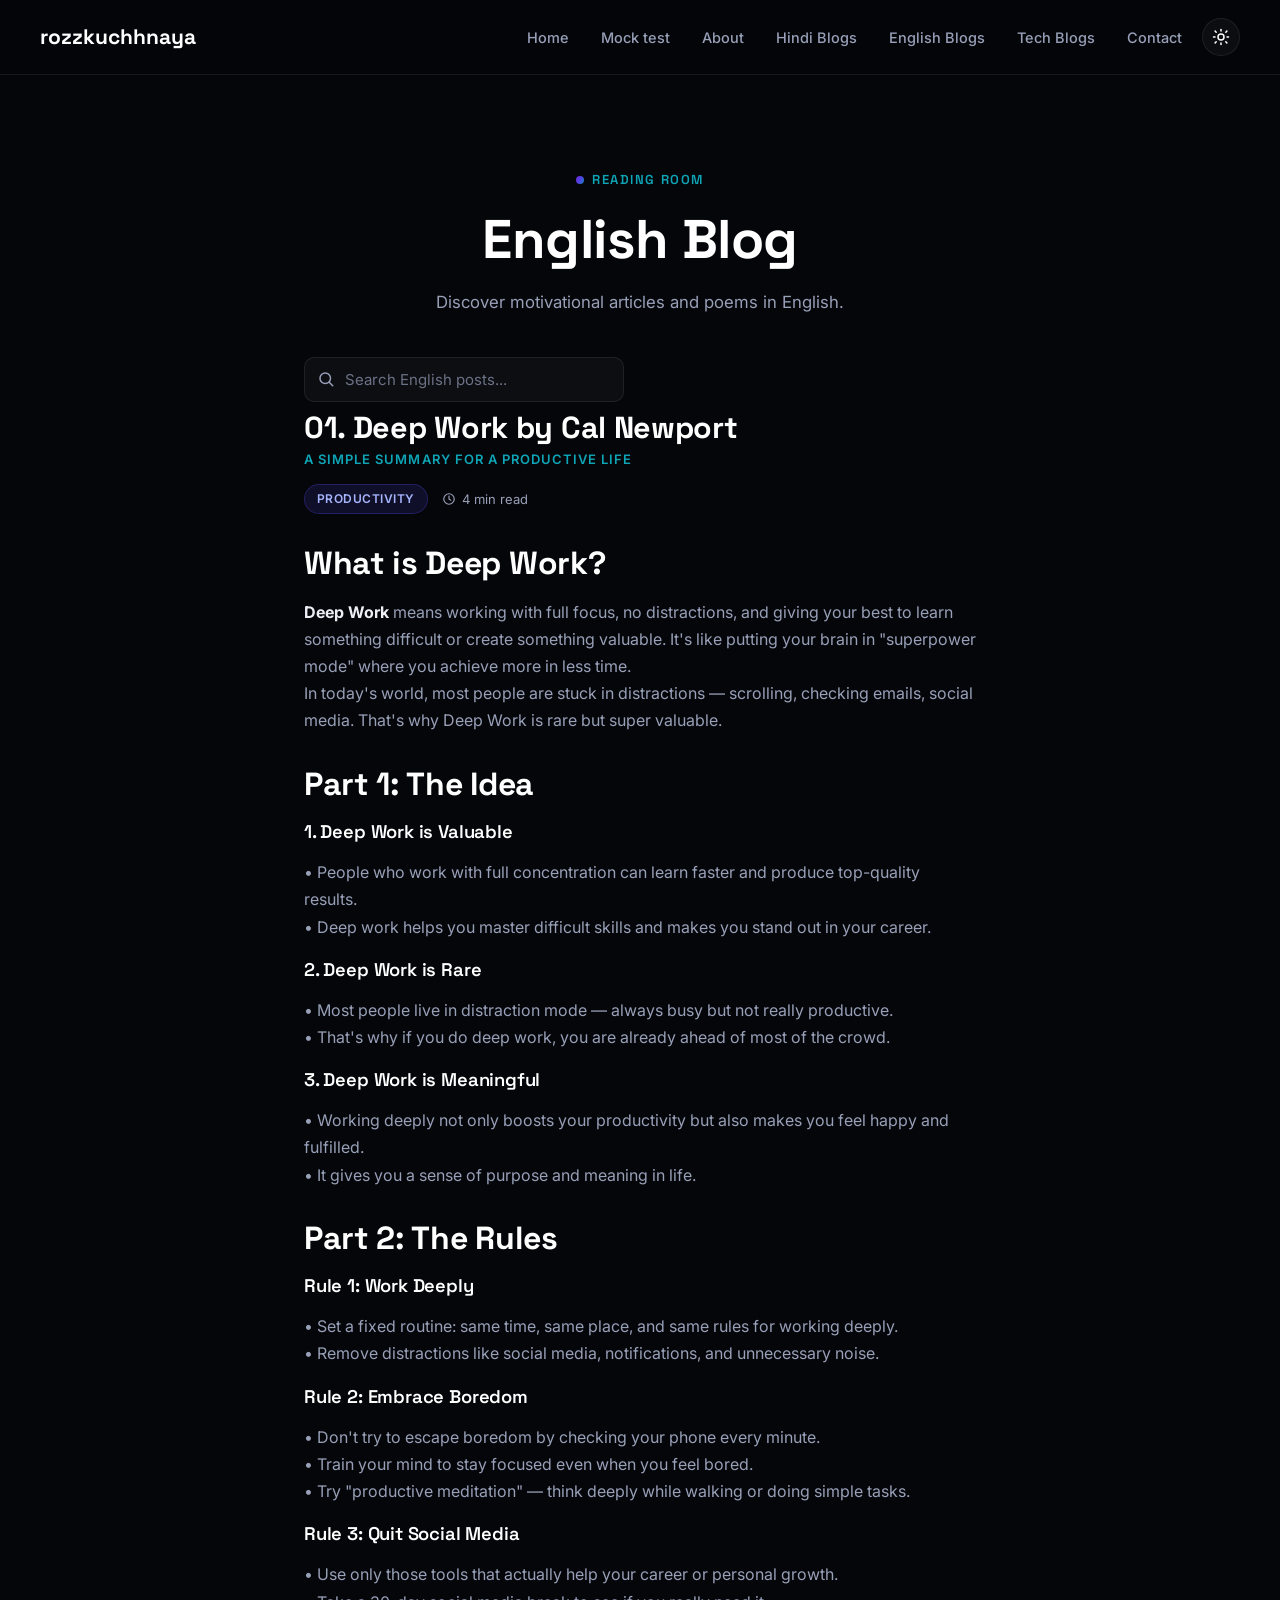
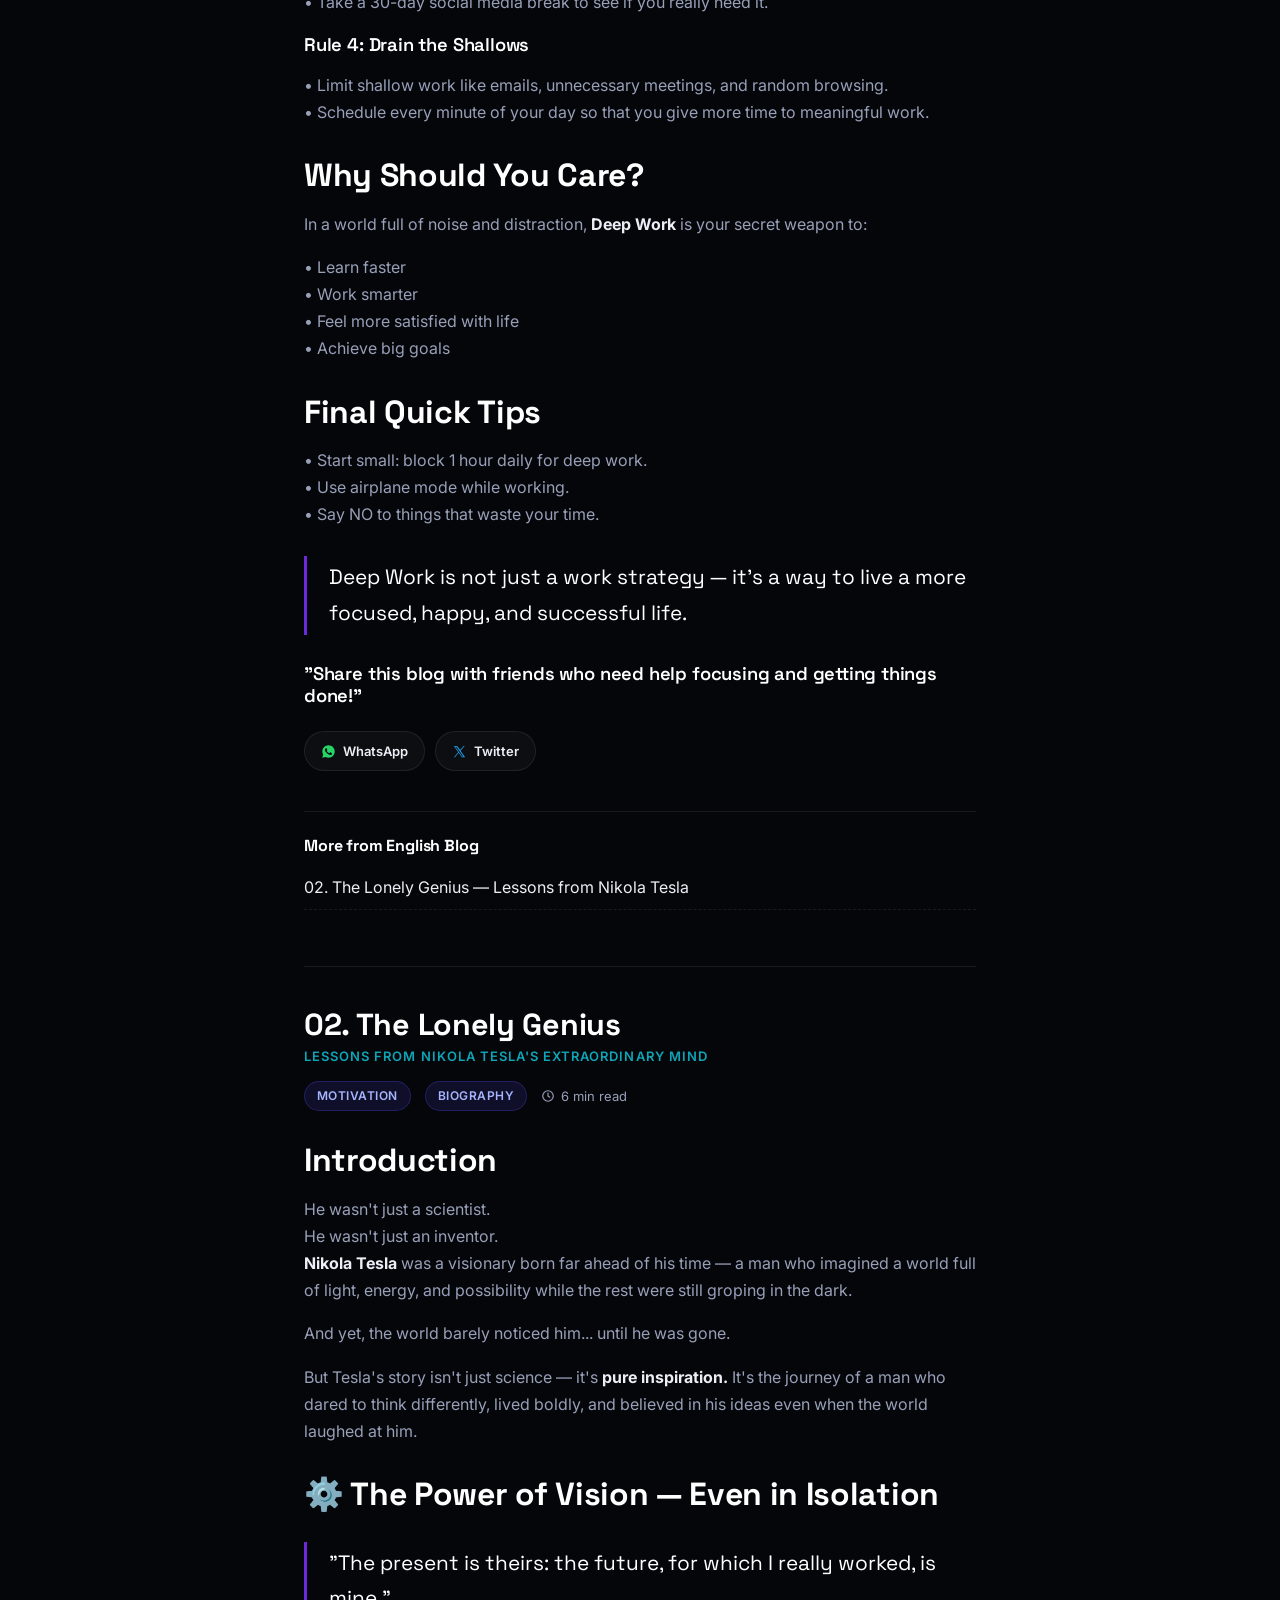
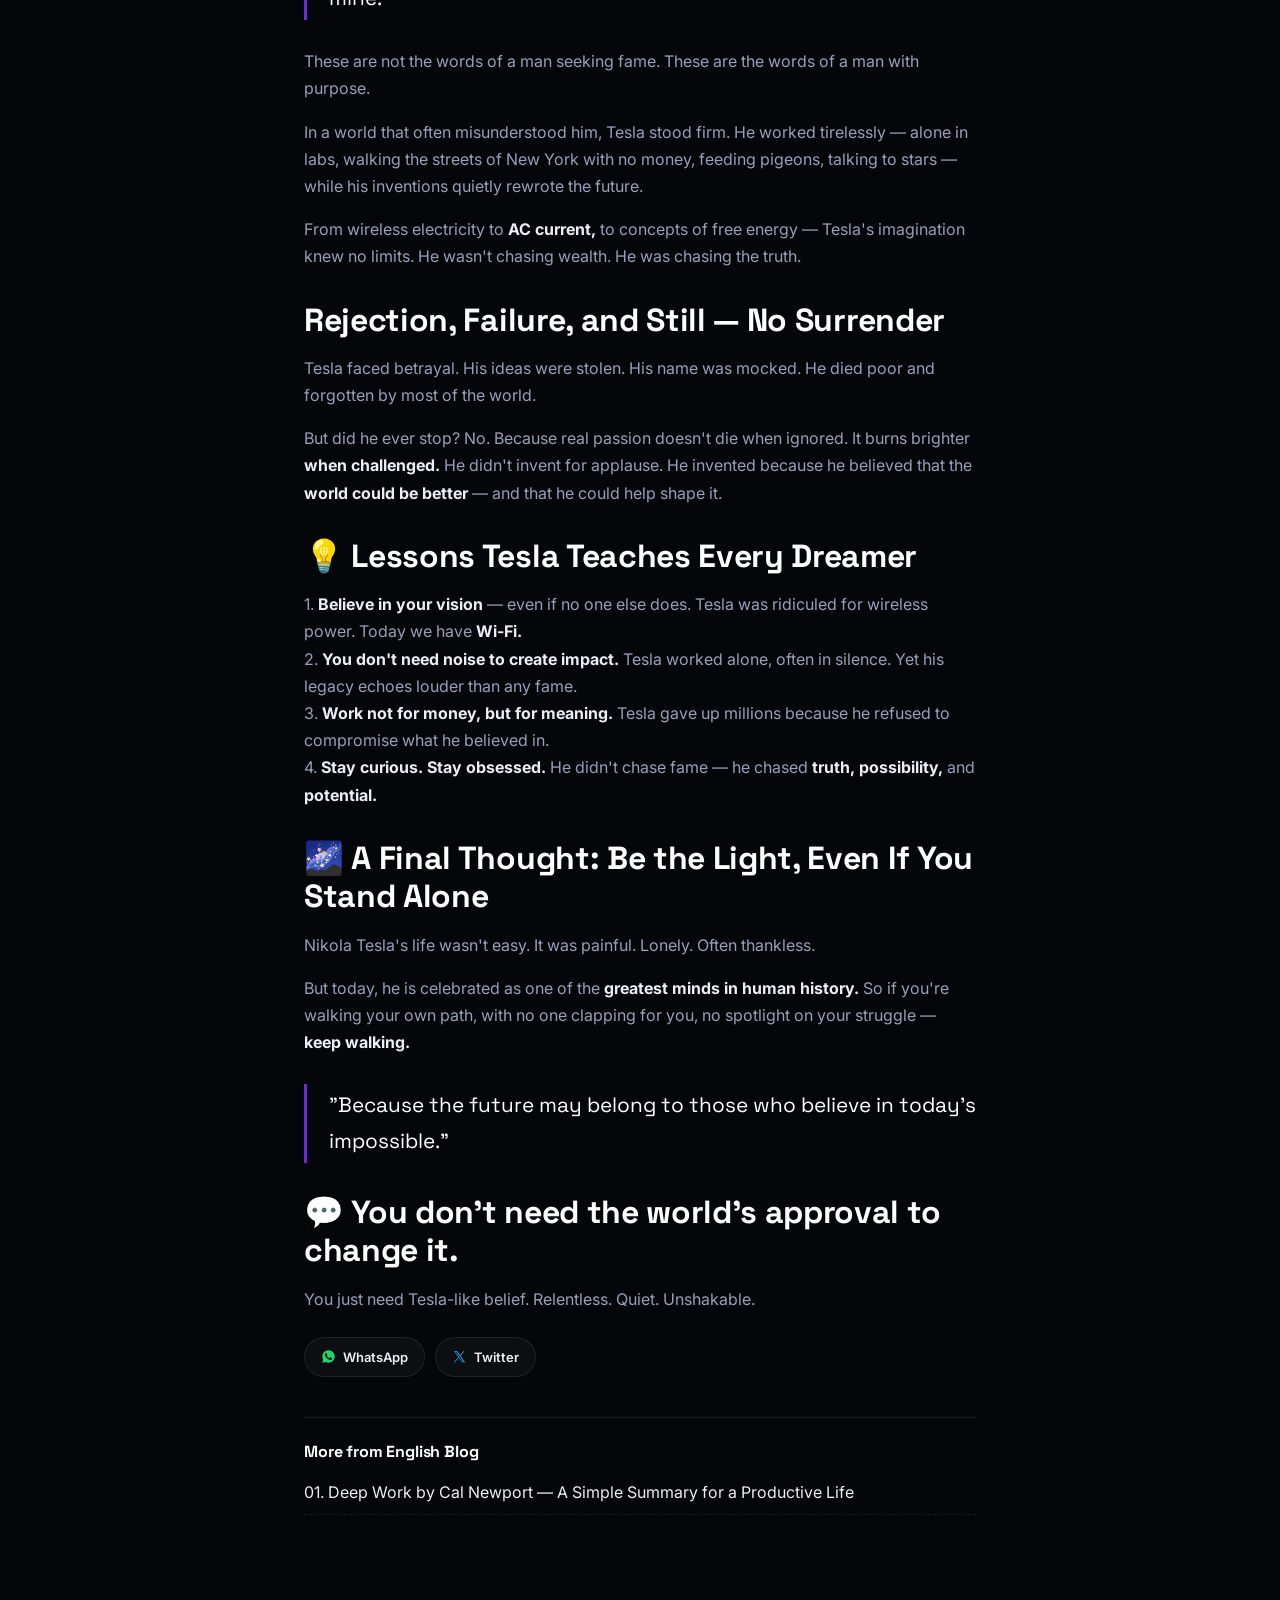
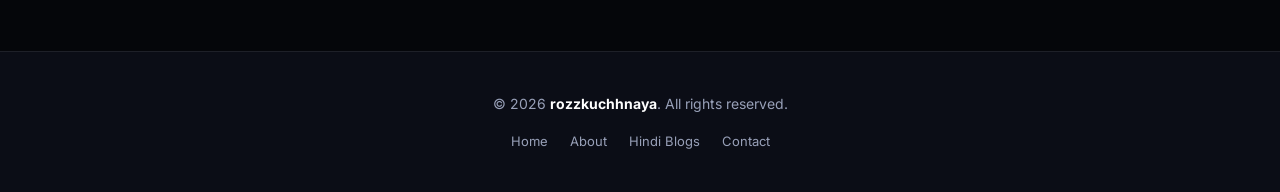
<file: eng-blog.html>
<!DOCTYPE html>
<html lang="en">
<head>
    <meta charset="UTF-8">
    <meta name="viewport" content="width=device-width, initial-scale=1.0">
    <title>English Blogs | rozzkuchhnaya</title>
    <link rel="icon" type="image/svg+xml" href="assets/favicon.svg">
    <meta property="og:title" content="English Blogs | rozzkuchhnaya">
    <meta property="og:description" content="Motivational articles and life lessons in English — from productivity to the stories of great minds.">
    <meta property="og:type" content="article">
    <meta property="og:url" content="https://rozzkuchhnaya.netlify.app/eng-blog.html">
    <link rel="stylesheet" href="assets/style.css">
</head>
<body>
<nav class="navbar">
  <div class="logo">rozzkuchhnaya</div>
  <div class="navbar-right">
  <ul class="nav-links" id="navLinks">
    <li><a href="index.html">Home</a></li>
    <li><a href="mocktest.html">Mock test</a></li>
    <li><a href="about.html">About</a></li>
    <li><a href="hindi-blog.html">Hindi Blogs</a></li>
    <li><a href="eng-blog.html">English Blogs</a></li>
    <li><a href="tech-blog.html">Tech Blogs</a></li>
    <li><a href="contact.html">Contact</a></li>
  </ul>
  <button class="theme-toggle" id="themeToggleBtn" onclick="toggleTheme()" aria-label="Toggle dark/light theme"><svg width="18" height="18" viewBox="0 0 24 24" fill="none" stroke="currentColor" stroke-width="2" stroke-linecap="round"><circle cx="12" cy="12" r="4"/><line x1="12" y1="2" x2="12" y2="4"/><line x1="12" y1="20" x2="12" y2="22"/><line x1="4.2" y1="4.2" x2="5.6" y2="5.6"/><line x1="18.4" y1="18.4" x2="19.8" y2="19.8"/><line x1="2" y1="12" x2="4" y2="12"/><line x1="20" y1="12" x2="22" y2="12"/><line x1="4.2" y1="19.8" x2="5.6" y2="18.4"/><line x1="18.4" y1="5.6" x2="19.8" y2="4.2"/></svg></button>
  </div>
  <span class="menu-icon" onclick="toggleMenu()"><svg width="24" height="24" viewBox="0 0 24 24" fill="none" stroke="currentColor" stroke-width="2" stroke-linecap="round"><line x1="3" y1="6" x2="21" y2="6"/><line x1="3" y1="12" x2="21" y2="12"/><line x1="3" y1="18" x2="21" y2="18"/></svg></span>
</nav>

<div class="page-hero">
  <div class="eyebrow">Reading Room</div>
  <h1>English Blog</h1>
  <p>Discover motivational articles and poems in English.</p>
</div>

<div class="blog-toolbar">
  <input type="text" id="engSearch" class="select-field" placeholder="Search English posts..." onkeyup="filterBlogPosts('engSearch','engPosts')">
</div>

<div class="article" id="engPosts">
  <div class="article-block" data-tags="productivity focus books">
    <h1>01. Deep Work by Cal Newport</h1>
    <h3 class="main-heading">A Simple Summary for a Productive Life</h3>
    <div class="post-meta">
      <span class="tag">Productivity</span>
      <span class="read-time">4 min read</span>
    </div>

    <h2 class="ae">What is Deep Work?</h2>
    <p class="para">
      <b>Deep Work</b> means working with full focus, no distractions, and giving your best to learn something difficult or create something valuable. It's like putting your brain in "superpower mode" where you achieve more in less time.<br>In today's world, most people are stuck in distractions — scrolling, checking emails, social media. That's why Deep Work is rare but super valuable.
    </p>

    <h2 class="be">Part 1: The Idea</h2>
    <h3 class="ce">1. Deep Work is Valuable</h3>
    <p class="para2">
      &bull; People who work with full concentration can learn faster and produce top-quality results.<br>
      &bull; Deep work helps you master difficult skills and makes you stand out in your career.
    </p>
    <h3 class="ce">2. Deep Work is Rare</h3>
    <p class="para2">
      &bull; Most people live in distraction mode — always busy but not really productive.<br>
      &bull; That's why if you do deep work, you are already ahead of most of the crowd.
    </p>
    <h3 class="ce">3. Deep Work is Meaningful</h3>
    <p class="para2">
      &bull; Working deeply not only boosts your productivity but also makes you feel happy and fulfilled.<br>
      &bull; It gives you a sense of purpose and meaning in life.
    </p>

    <h2 class="be">Part 2: The Rules</h2>
    <h3 class="ce">Rule 1: Work Deeply</h3>
    <p class="para2">
      &bull; Set a fixed routine: same time, same place, and same rules for working deeply.<br>
      &bull; Remove distractions like social media, notifications, and unnecessary noise.
    </p>
    <h3 class="ce">Rule 2: Embrace Boredom</h3>
    <p class="para2">
      &bull; Don't try to escape boredom by checking your phone every minute.<br>
      &bull; Train your mind to stay focused even when you feel bored.<br>
      &bull; Try "productive meditation" — think deeply while walking or doing simple tasks.
    </p>
    <h3 class="ce">Rule 3: Quit Social Media</h3>
    <p class="para2">
      &bull; Use only those tools that actually help your career or personal growth.<br>
      &bull; Take a 30-day social media break to see if you really need it.
    </p>
    <h3 class="ce">Rule 4: Drain the Shallows</h3>
    <p class="para2">
      &bull; Limit shallow work like emails, unnecessary meetings, and random browsing.<br>
      &bull; Schedule every minute of your day so that you give more time to meaningful work.
    </p>

    <h2 class="be">Why Should You Care?</h2>
    <p class="para2">In a world full of noise and distraction, <b>Deep Work</b> is your secret weapon to:</p>
    <p class="para2">
      &bull; Learn faster<br>
      &bull; Work smarter<br>
      &bull; Feel more satisfied with life<br>
      &bull; Achieve big goals
    </p>

    <h2 class="be">Final Quick Tips</h2>
    <p class="para2">
      &bull; Start small: block 1 hour daily for deep work.<br>
      &bull; Use airplane mode while working.<br>
      &bull; Say NO to things that waste your time.
    </p>
    <p class="pull-quote">Deep Work is not just a work strategy — it's a way to live a more focused, happy, and successful life.</p>
    <h3 class="ce">"Share this blog with friends who need help focusing and getting things done!"</h3>

    <div class="share-row">
      <a class="share-btn whatsapp" href="https://wa.me/?text=Read%20this%20great%20summary%20of%20Deep%20Work%20by%20Cal%20Newport%20on%20rozzkuchhnaya" target="_blank" rel="noopener"><svg viewBox="0 0 24 24" fill="currentColor"><path d="M12.04 2C6.58 2 2.13 6.45 2.13 11.91c0 1.75.46 3.45 1.32 4.95L2 22l5.25-1.38a9.9 9.9 0 0 0 4.79 1.22h.01c5.46 0 9.91-4.45 9.91-9.91C21.96 6.45 17.5 2 12.04 2zm5.8 14.16c-.24.68-1.19 1.25-1.95 1.41-.52.11-1.19.2-3.46-.74-2.9-1.2-4.77-4.14-4.92-4.33-.14-.19-1.18-1.57-1.18-3 0-1.42.75-2.12 1.02-2.41.24-.26.53-.32.71-.32h.51c.16 0 .38-.06.6.46.24.58.8 2 .87 2.14.07.14.11.31.02.5-.09.19-.14.31-.28.47-.14.16-.29.36-.42.48-.14.14-.28.29-.12.57.16.28.71 1.17 1.52 1.9 1.05.94 1.93 1.23 2.21 1.37.28.14.44.12.6-.07.16-.19.68-.79.86-1.06.18-.28.36-.23.6-.14.24.09 1.55.73 1.82.86.27.14.44.21.51.32.07.12.07.68-.17 1.36z"/></svg> WhatsApp</a>
      <a class="share-btn twitter" href="https://twitter.com/intent/tweet?text=Read%20this%20summary%20of%20Deep%20Work&url=https://rozzkuchhnaya.netlify.app/eng-blog.html" target="_blank" rel="noopener"><svg viewBox="0 0 24 24" fill="currentColor"><path d="M13.6 10.6L20.3 3h-1.6l-5.8 6.6L8.3 3H3l7 10-7 8h1.6l6.1-7 5 7H21l-7.4-10.4zM11.4 13l-.7-1L5 4.3h2.1l4.5 6.4.7 1 5.9 8.4h-2.1L11.4 13z"/></svg> Twitter</a>
    </div>

    <div class="more-posts">
      <h4>More from English Blog</h4>
      <a href="#post-tesla">02. The Lonely Genius — Lessons from Nikola Tesla</a>
    </div>
  </div>

  <div class="article-block" id="post-tesla" data-tags="motivation history science biography">
    <h1>02. The Lonely Genius</h1>
    <h3 class="main-heading">Lessons from Nikola Tesla's Extraordinary Mind</h3>
    <div class="post-meta">
      <span class="tag">Motivation</span>
      <span class="tag">Biography</span>
      <span class="read-time">6 min read</span>
    </div>

    <h2 class="ae">Introduction</h2>
    <p class="para2">
      He wasn't just a scientist.<br>
      He wasn't just an inventor.<br>
      <b>Nikola Tesla</b> was a visionary born far ahead of his time — a man who imagined a world full of light, energy, and possibility while the rest were still groping in the dark.
    </p>
    <p class="para2">And yet, the world barely noticed him... until he was gone.</p>
    <p class="para2">But Tesla's story isn't just science — it's <b>pure inspiration.</b> It's the journey of a man who dared to think differently, lived boldly, and believed in his ideas even when the world laughed at him.</p>

    <h2 class="ae">⚙️ The Power of Vision — Even in Isolation</h2>
    <p class="pull-quote">"The present is theirs: the future, for which I really worked, is mine."</p>
    <p class="para2">These are not the words of a man seeking fame. These are the words of a man with purpose.</p>
    <p class="para2">In a world that often misunderstood him, Tesla stood firm. He worked tirelessly — alone in labs, walking the streets of New York with no money, feeding pigeons, talking to stars — while his inventions quietly rewrote the future.</p>
    <p class="para2">From wireless electricity to <b>AC current,</b> to concepts of free energy — Tesla's imagination knew no limits. He wasn't chasing wealth. He was chasing the truth.</p>

    <h2 class="ae">Rejection, Failure, and Still — No Surrender</h2>
    <p class="para2">Tesla faced betrayal. His ideas were stolen. His name was mocked. He died poor and forgotten by most of the world.</p>
    <p class="para2">But did he ever stop? No. Because real passion doesn't die when ignored. It burns brighter <b>when challenged.</b> He didn't invent for applause. He invented because he believed that the <b>world could be better</b> — and that he could help shape it.</p>

    <h2 class="ae">💡 Lessons Tesla Teaches Every Dreamer</h2>
    <p class="para2">
      1. <b>Believe in your vision</b> — even if no one else does. Tesla was ridiculed for wireless power. Today we have <b>Wi-Fi.</b><br>
      2. <b>You don't need noise to create impact.</b> Tesla worked alone, often in silence. Yet his legacy echoes louder than any fame.<br>
      3. <b>Work not for money, but for meaning.</b> Tesla gave up millions because he refused to compromise what he believed in.<br>
      4. <b>Stay curious. Stay obsessed.</b> He didn't chase fame — he chased <b>truth, possibility,</b> and <b>potential.</b>
    </p>

    <h2 class="ae">🌌 A Final Thought: Be the Light, Even If You Stand Alone</h2>
    <p class="para2">Nikola Tesla's life wasn't easy. It was painful. Lonely. Often thankless.</p>
    <p class="para2">But today, he is celebrated as one of the <b>greatest minds in human history.</b> So if you're walking your own path, with no one clapping for you, no spotlight on your struggle — <b>keep walking.</b></p>
    <p class="pull-quote">"Because the future may belong to those who believe in today's impossible."</p>

    <h2 class="ae">💬 You don't need the world's approval to change it.</h2>
    <p class="para2">You just need Tesla-like belief. Relentless. Quiet. Unshakable.</p>

    <div class="share-row">
      <a class="share-btn whatsapp" href="https://wa.me/?text=Read%20this%20inspiring%20story%20of%20Nikola%20Tesla%20on%20rozzkuchhnaya" target="_blank" rel="noopener"><svg viewBox="0 0 24 24" fill="currentColor"><path d="M12.04 2C6.58 2 2.13 6.45 2.13 11.91c0 1.75.46 3.45 1.32 4.95L2 22l5.25-1.38a9.9 9.9 0 0 0 4.79 1.22h.01c5.46 0 9.91-4.45 9.91-9.91C21.96 6.45 17.5 2 12.04 2zm5.8 14.16c-.24.68-1.19 1.25-1.95 1.41-.52.11-1.19.2-3.46-.74-2.9-1.2-4.77-4.14-4.92-4.33-.14-.19-1.18-1.57-1.18-3 0-1.42.75-2.12 1.02-2.41.24-.26.53-.32.71-.32h.51c.16 0 .38-.06.6.46.24.58.8 2 .87 2.14.07.14.11.31.02.5-.09.19-.14.31-.28.47-.14.16-.29.36-.42.48-.14.14-.28.29-.12.57.16.28.71 1.17 1.52 1.9 1.05.94 1.93 1.23 2.21 1.37.28.14.44.12.6-.07.16-.19.68-.79.86-1.06.18-.28.36-.23.6-.14.24.09 1.55.73 1.82.86.27.14.44.21.51.32.07.12.07.68-.17 1.36z"/></svg> WhatsApp</a>
      <a class="share-btn twitter" href="https://twitter.com/intent/tweet?text=Read%20this%20inspiring%20story%20of%20Nikola%20Tesla&url=https://rozzkuchhnaya.netlify.app/eng-blog.html%23post-tesla" target="_blank" rel="noopener"><svg viewBox="0 0 24 24" fill="currentColor"><path d="M13.6 10.6L20.3 3h-1.6l-5.8 6.6L8.3 3H3l7 10-7 8h1.6l6.1-7 5 7H21l-7.4-10.4zM11.4 13l-.7-1L5 4.3h2.1l4.5 6.4.7 1 5.9 8.4h-2.1L11.4 13z"/></svg> Twitter</a>
    </div>

    <div class="more-posts">
      <h4>More from English Blog</h4>
      <a href="#">01. Deep Work by Cal Newport — A Simple Summary for a Productive Life</a>
    </div>
  </div>
</div>

<div class="no-results" id="engNoResults">No posts match your search.</div>

<footer class="site-footer">
  &copy; 2026 <strong>rozzkuchhnaya</strong>. All rights reserved.
  <div class="foot-links">
    <a href="index.html">Home</a>
    <a href="about.html">About</a>
    <a href="hindi-blog.html">Hindi Blogs</a>
    <a href="contact.html">Contact</a>
  </div>
</footer>

<script src="script.js"></script>
</body>
</html>
</file>
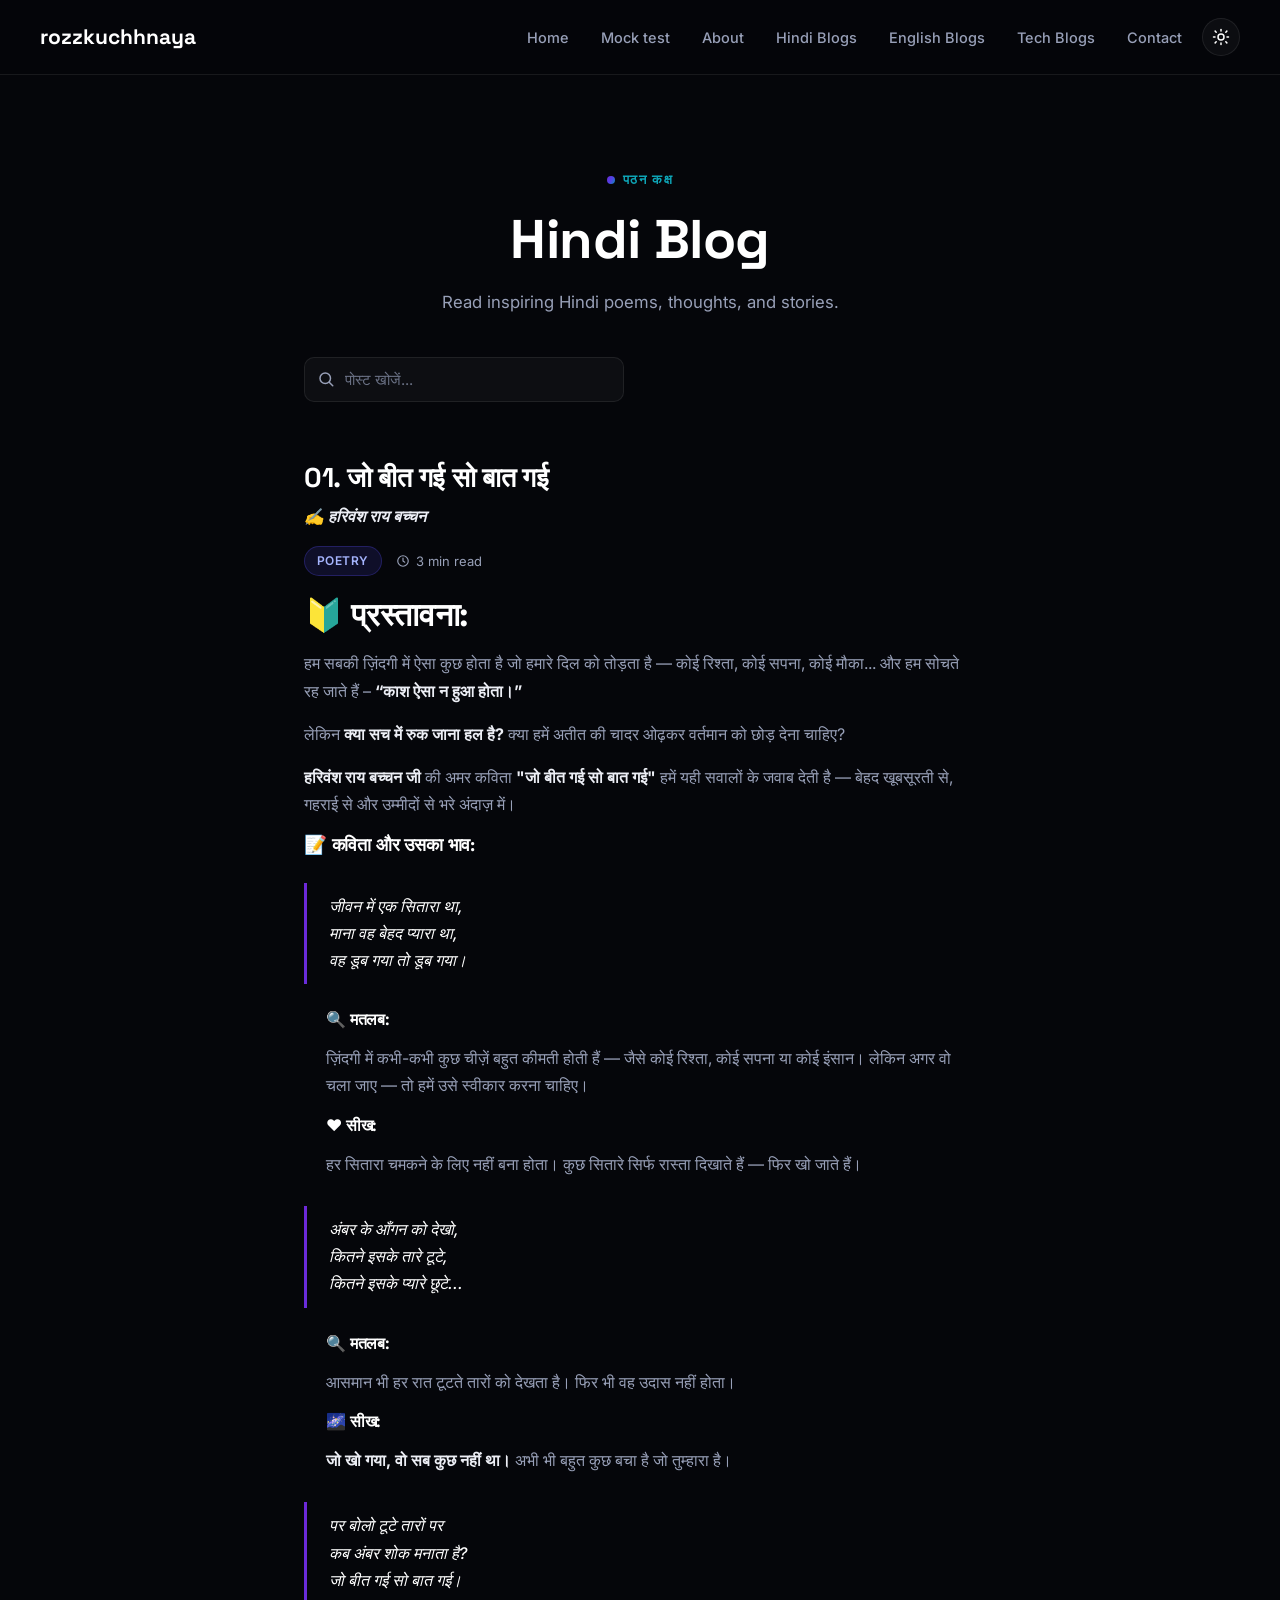
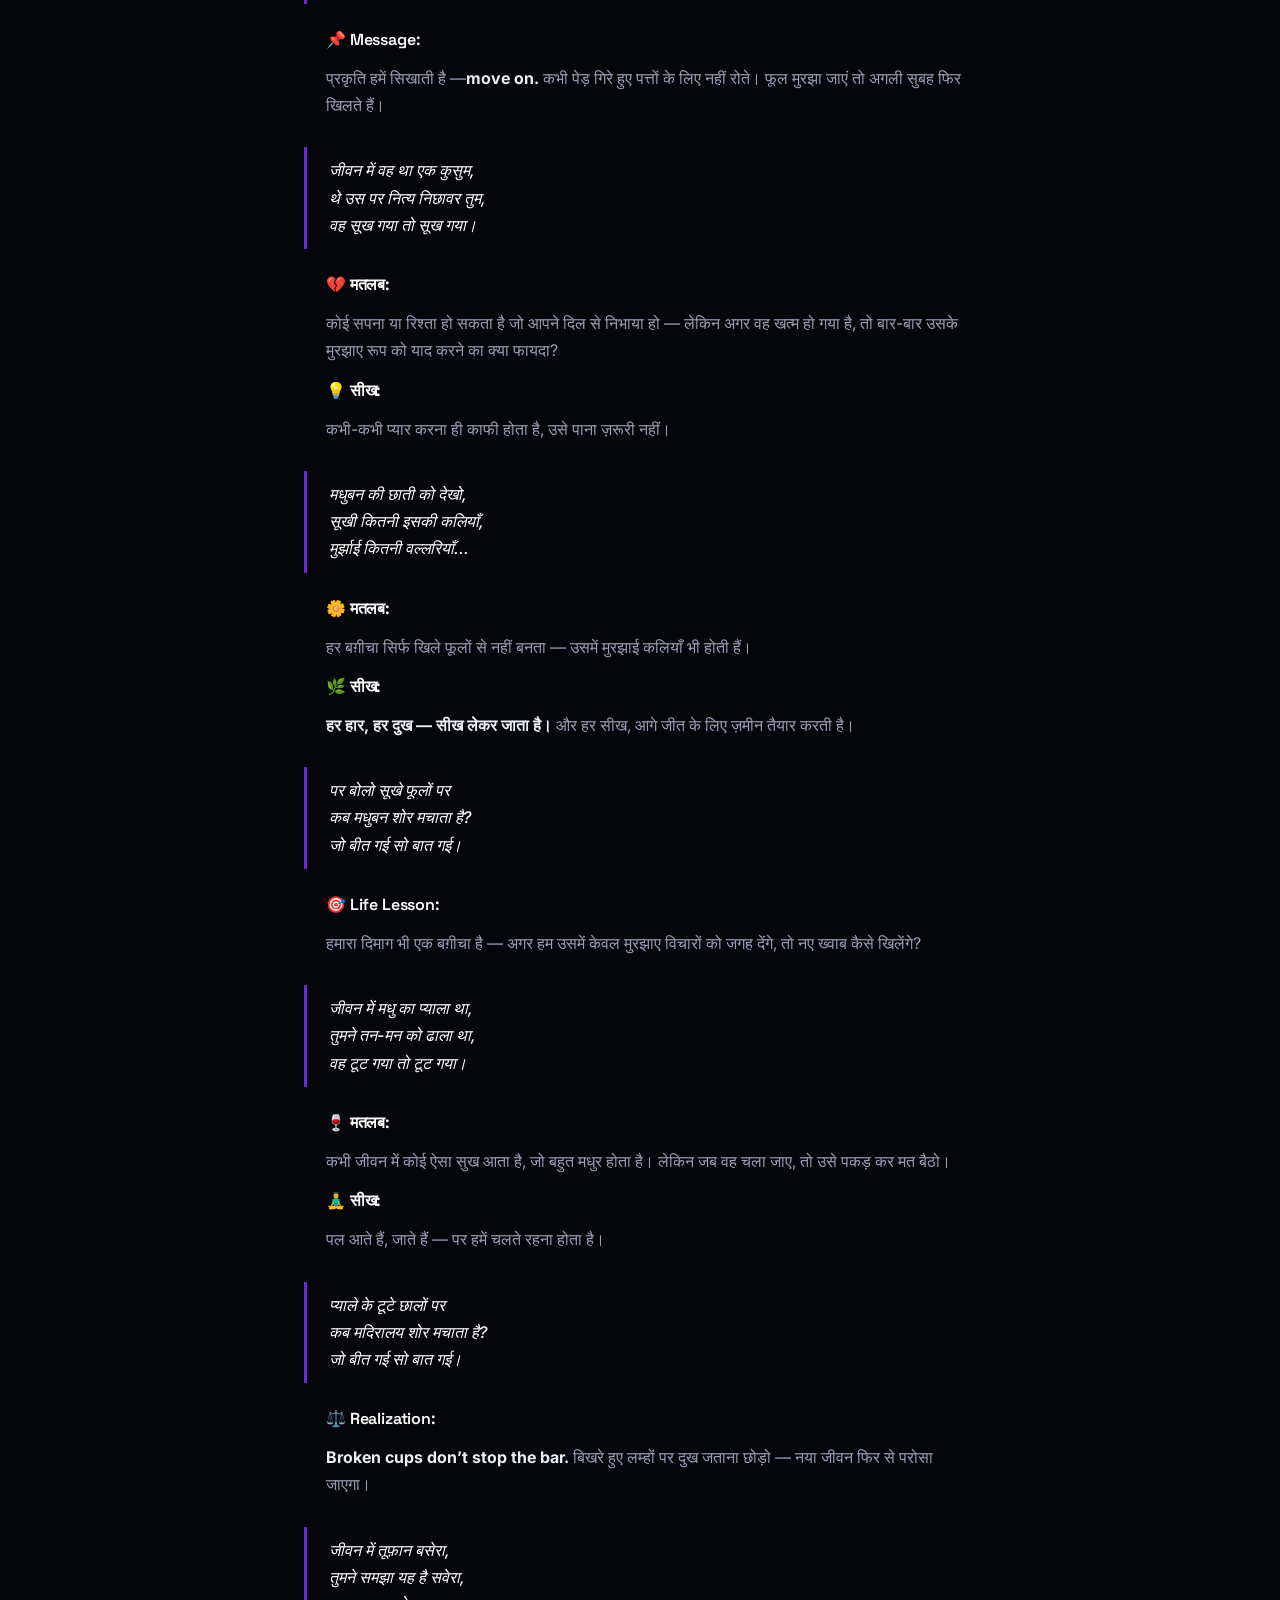
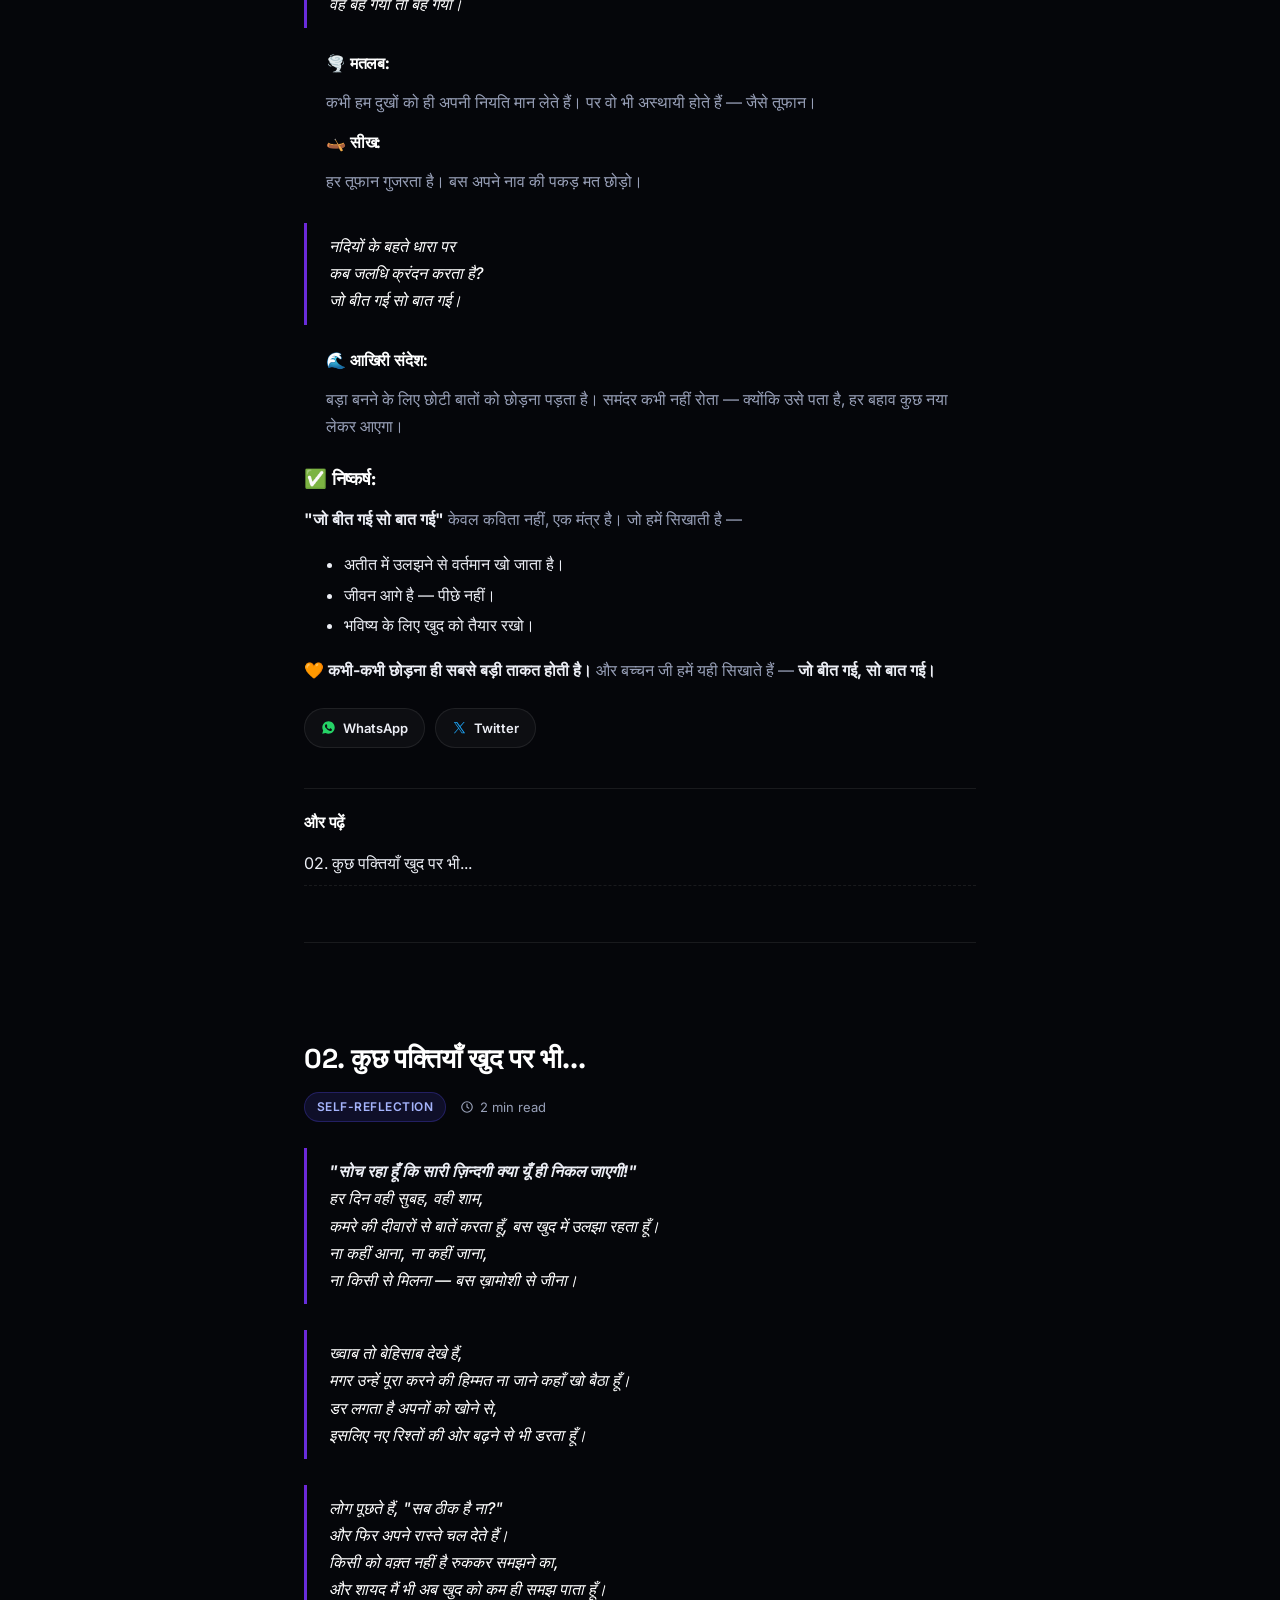
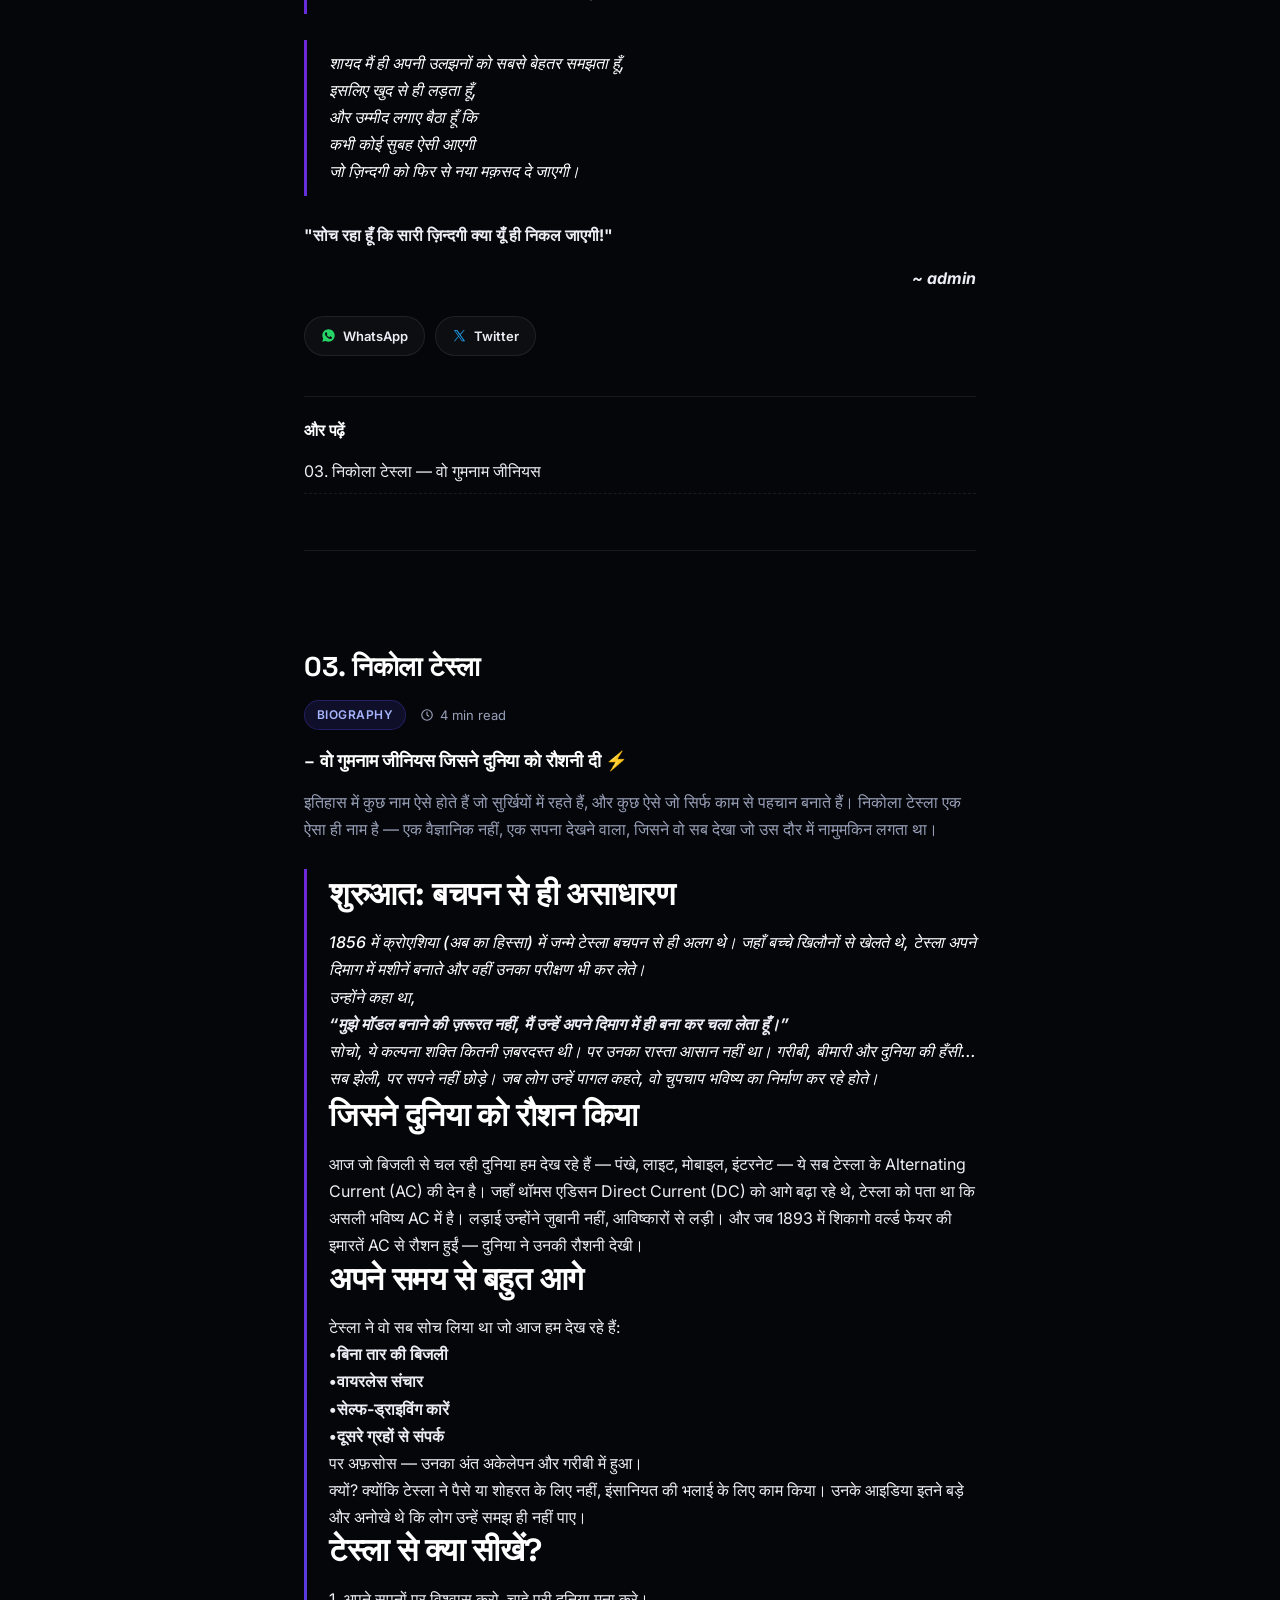
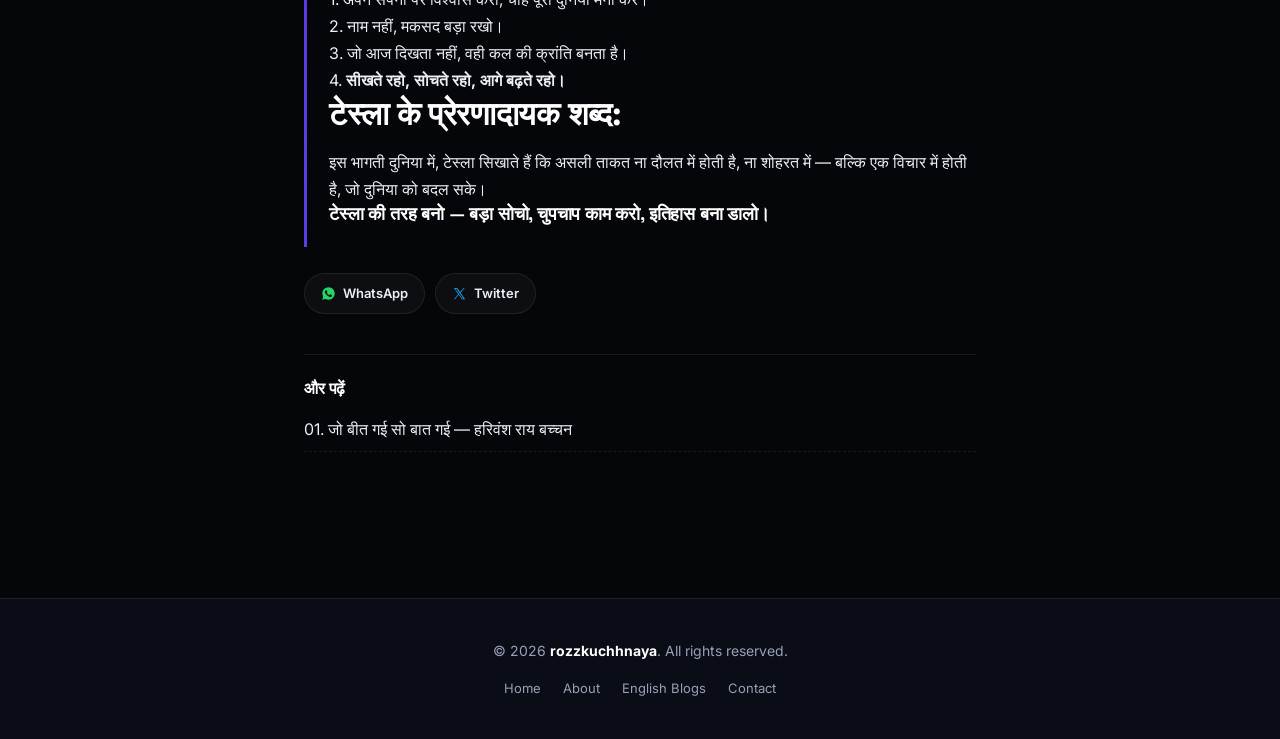
<file: hindi-blog.html>
<!DOCTYPE html>
<html lang="en">
<head>
    <meta charset="UTF-8">
    <meta name="viewport" content="width=device-width, initial-scale=1.0">
    <title>Hindi Blogs | rozzkuchhnaya</title>
      <link rel="icon" type="image/svg+xml" href="assets/favicon.svg">
      <meta property="og:title" content="Hindi Blogs | rozzkuchhnaya">
      <meta property="og:description" content="Inspiring Hindi poems, thoughts and stories to reflect and grow.">
      <meta property="og:type" content="article">
      <meta property="og:url" content="https://rozzkuchhnaya.netlify.app/hindi-blog.html">
      <link rel="stylesheet" href="assets/style.css">
</head>
<body>
<nav class="navbar">
    <div class="logo">rozzkuchhnaya</div>
  <div class="navbar-right">
  <ul class="nav-links" id="navLinks">
    <li><a href="index.html">Home</a></li>
       <li><a href="mocktest.html">Mock test</a></li>
    <li><a href="about.html">About</a></li>
    <li><a href="hindi-blog.html">Hindi Blogs</a></li>
       <li><a href="eng-blog.html">English Blogs</a></li>
       <li><a href="tech-blog.html">Tech Blogs</a></li>
    <li><a href="contact.html">Contact</a></li>
  </ul>
  <button class="theme-toggle" id="themeToggleBtn" onclick="toggleTheme()" aria-label="Toggle dark/light theme"><svg width="18" height="18" viewBox="0 0 24 24" fill="none" stroke="currentColor" stroke-width="2" stroke-linecap="round"><circle cx="12" cy="12" r="4"/><line x1="12" y1="2" x2="12" y2="4"/><line x1="12" y1="20" x2="12" y2="22"/><line x1="4.2" y1="4.2" x2="5.6" y2="5.6"/><line x1="18.4" y1="18.4" x2="19.8" y2="19.8"/><line x1="2" y1="12" x2="4" y2="12"/><line x1="20" y1="12" x2="22" y2="12"/><line x1="4.2" y1="19.8" x2="5.6" y2="18.4"/><line x1="18.4" y1="5.6" x2="19.8" y2="4.2"/></svg></button>
  </div>
  <span class="menu-icon" onclick="toggleMenu()"><svg width="24" height="24" viewBox="0 0 24 24" fill="none" stroke="currentColor" stroke-width="2" stroke-linecap="round"><line x1="3" y1="6" x2="21" y2="6"/><line x1="3" y1="12" x2="21" y2="12"/><line x1="3" y1="18" x2="21" y2="18"/></svg></span>
</nav>


<div class="page-hero">
    <div class="eyebrow">पठन कक्ष</div>
    <h1 class="main">Hindi Blog</h1>
    <p class="mainpara">Read inspiring Hindi poems, thoughts, and stories.</p>
</div>

  <div class="blog-toolbar">
    <input type="text" id="hindiSearch" class="select-field" placeholder="पोस्ट खोजें..." onkeyup="filterBlogPosts('hindiSearch','hindiPosts')">
  </div>

  <main id="hindiPosts">
    <div class="article-block" data-tags="motivation poetry हिंदी">
       <h1 class="title">01. जो बीत गई सो बात गई</h1>
    <p class="author">✍️<b> हरिवंश राय बच्चन</b></p>
      <div class="post-meta">
        <span class="tag">Poetry</span>
        <span class="read-time">3 min read</span>
      </div>
      
    <h2>🔰 प्रस्तावना:</h2>
    <p>
      हम सबकी ज़िंदगी में ऐसा कुछ होता है जो हमारे दिल को तोड़ता है — कोई रिश्ता, कोई सपना, कोई मौका...
और हम सोचते रह जाते हैं – <b>“काश ऐसा न हुआ होता।”</b>
    </p>
    <p>
      लेकिन <b>क्या सच में रुक जाना हल है?</b> 
क्या हमें अतीत की चादर ओढ़कर वर्तमान को छोड़ देना चाहिए?
    </p>
    <p>
      <b>हरिवंश राय बच्चन जी</b>  की अमर कविता<b> "जो बीत गई सो बात गई"</b>  हमें यही सवालों के जवाब देती है — बेहद खूबसूरती से, गहराई से और उम्मीदों से भरे अंदाज़ में।    </p>

    <h3>📝 कविता और उसका भाव:</h3>

    <div class="poem-block">
      <p>जीवन में एक सितारा था,<br>
      माना वह बेहद प्यारा था,<br>
      वह डूब गया तो डूब गया।</p>
    </div>
    <div class="explain">
<h3>🔍 मतलब:</h3>
<p>ज़िंदगी में कभी-कभी कुछ चीज़ें बहुत कीमती होती हैं — जैसे कोई रिश्ता, कोई सपना या कोई इंसान।
लेकिन अगर वो चला जाए — तो हमें उसे स्वीकार करना चाहिए।</p>
<h3>❤️ सीख:</h3>
<p>हर सितारा चमकने के लिए नहीं बना होता।
कुछ सितारे सिर्फ रास्ता दिखाते हैं — फिर खो जाते हैं।

</p>

    </div>

    <div class="poem-block">
      <p>अंबर के आँगन को देखो,<br>
      कितने इसके तारे टूटे,<br>
      कितने इसके प्यारे छूटे...
     </p>
    </div>
    <div class="explain">
<h3>🔍 मतलब:</h3>
<p>आसमान भी हर रात टूटते तारों को देखता है।
फिर भी वह उदास नहीं होता।</p>
<h3>🌌 सीख:</h3>
<p><b>जो खो गया, वो सब कुछ नहीं था।</b>
अभी भी बहुत कुछ बचा है जो तुम्हारा है।</p>
    </div>

    <div class="poem-block">
      <p> पर बोलो टूटे तारों पर<br>
      कब अंबर शोक मनाता है?<br>
      जो बीत गई सो बात गई।</p>
     
    </div>
    <div class="explain">
<h3>📌 Message:</h3>
<p>प्रकृति हमें सिखाती है —<b>move on.</b>
कभी पेड़ गिरे हुए पत्तों के लिए नहीं रोते।
फूल मुरझा जाएं तो अगली सुबह फिर खिलते हैं।</p>
<h3></h3>


    </div>

    <div class="poem-block">
      <p> जीवन में वह था एक कुसुम,<br>
      थे उस पर नित्य निछावर तुम,<br>
      वह सूख गया तो सूख गया।</p>
    </div>
    <div class="explain">
<h3>💔 मतलब:</h3>
<p>कोई सपना या रिश्ता हो सकता है जो आपने दिल से निभाया हो — लेकिन अगर वह खत्म हो गया है, तो बार-बार उसके मुरझाए रूप को याद करने का क्या फायदा?
<h3>💡 सीख:</h3>
<p>कभी-कभी प्यार करना ही काफी होता है, उसे पाना ज़रूरी नहीं।</p>
    </div>

    <div class="poem-block">
      <p>मधुबन की छाती को देखो,<br>
      सूखी कितनी इसकी कलियाँ,<br>
      मुर्झाई कितनी वल्लरियाँ...<br></p>
     
    </div>
    <div class="explain">
<h3>🌼 मतलब:</h3>
<p>हर बग़ीचा सिर्फ खिले फूलों से नहीं बनता — उसमें मुरझाई कलियाँ भी होती हैं।</p>
<h3>🌿 सीख:</h3>
<p><b>हर हार, हर दुख — सीख लेकर जाता है।</b>
और हर सीख, आगे जीत के लिए ज़मीन तैयार करती है।

</p>
    </div>

    <div class="poem-block">
      <p> पर बोलो सूखे फूलों पर<br>
      कब मधुबन शोर मचाता है?<br>
      जो बीत गई सो बात गई।</p>
    </div>
    <div class="explain">
<h3>🎯 Life Lesson:</h3>
<p>हमारा दिमाग भी एक बग़ीचा है —
अगर हम उसमें केवल मुरझाए विचारों को जगह देंगे,
तो नए ख्वाब कैसे खिलेंगे?</p>
    </div>

    <div class="poem-block">
       <p>जीवन में मधु का प्याला था,<br>
      तुमने तन-मन को ढाला था,<br>
      वह टूट गया तो टूट गया।</p>
    </div>
    <div class="explain">
<h3>🍷 मतलब:</h3>
<p>कभी जीवन में कोई ऐसा सुख आता है, जो बहुत मधुर होता है।
लेकिन जब वह चला जाए, तो उसे पकड़ कर मत बैठो।</p>
<h3>🧘‍♂️ सीख:</h3>
<p>पल आते हैं, जाते हैं — पर हमें चलते रहना होता है।</p>
    </div>

    <div class="poem-block">
       <p>प्याले के टूटे छालों पर<br>
      कब मदिरालय शोर मचाता है?<br>
      जो बीत गई सो बात गई।</p>
    </div>
    <div class="explain">
<h3>⚖️ Realization:</h3>
<p><b>Broken cups don’t stop the bar.</b>
बिखरे हुए लम्हों पर दुख जताना छोड़ो —
नया जीवन फिर से परोसा जाएगा।</p>
    </div>
    <div class="poem-block">
<p>जीवन में तूफ़ान बसेरा,<br>
      तुमने समझा यह है सवेरा,<br>
      वह बह गया तो बह गया।</p>
    </div>
    <div class="explain">
      <h3>🌪️ मतलब:</h3>
<p>कभी हम दुखों को ही अपनी नियति मान लेते हैं।
पर वो भी अस्थायी होते हैं — जैसे तूफान।</p>
<h3>🛶 सीख:</h3>
<p>हर तूफान गुजरता है।
बस अपने नाव की पकड़ मत छोड़ो।</p>
    </div>
    <div class="poem-block">
 <p>नदियों के बहते धारा पर<br>
      कब जलधि क्रंदन करता है?<br>
      जो बीत गई सो बात गई।</p>
    </div>
    <div class="explain">
<h3>🌊 आखिरी संदेश:</h3>
<p>बड़ा बनने के लिए छोटी बातों को छोड़ना पड़ता है।
समंदर कभी नहीं रोता —
क्योंकि उसे पता है, हर बहाव कुछ नया लेकर आएगा।</p>
    </div>

    <h3>✅ निष्कर्ष:</h3>
    <p><b>"जो बीत गई सो बात गई"</b> केवल कविता नहीं, एक मंत्र है।
जो हमें सिखाती है —</p>
    <ul>
      <li>अतीत में उलझने से वर्तमान खो जाता है।</li>
      <li>जीवन आगे है — पीछे नहीं।</li>
      <li>भविष्य के लिए खुद को तैयार रखो।</li>
    </ul>

    <p>🧡 <b>कभी-कभी छोड़ना ही सबसे बड़ी ताकत होती है।</b>
और बच्चन जी हमें यही सिखाते हैं — <strong>जो बीत गई, सो बात गई।</strong> </p>

<div class="gradient-line"></div>

    <div class="share-row">
      <a class="share-btn whatsapp" href="https://wa.me/?text=Padhiye%20ye%20kavita%20rozzkuchhnaya%20par" target="_blank" rel="noopener"><svg viewBox="0 0 24 24" fill="currentColor"><path d="M12.04 2C6.58 2 2.13 6.45 2.13 11.91c0 1.75.46 3.45 1.32 4.95L2 22l5.25-1.38a9.9 9.9 0 0 0 4.79 1.22h.01c5.46 0 9.91-4.45 9.91-9.91C21.96 6.45 17.5 2 12.04 2zm5.8 14.16c-.24.68-1.19 1.25-1.95 1.41-.52.11-1.19.2-3.46-.74-2.9-1.2-4.77-4.14-4.92-4.33-.14-.19-1.18-1.57-1.18-3 0-1.42.75-2.12 1.02-2.41.24-.26.53-.32.71-.32h.51c.16 0 .38-.06.6.46.24.58.8 2 .87 2.14.07.14.11.31.02.5-.09.19-.14.31-.28.47-.14.16-.29.36-.42.48-.14.14-.28.29-.12.57.16.28.71 1.17 1.52 1.9 1.05.94 1.93 1.23 2.21 1.37.28.14.44.12.6-.07.16-.19.68-.79.86-1.06.18-.28.36-.23.6-.14.24.09 1.55.73 1.82.86.27.14.44.21.51.32.07.12.07.68-.17 1.36z"/></svg> WhatsApp</a>
      <a class="share-btn twitter" href="https://twitter.com/intent/tweet?text=Padhiye%20ye%20kavita&url=https://rozzkuchhnaya.netlify.app/hindi-blog.html" target="_blank" rel="noopener"><svg viewBox="0 0 24 24" fill="currentColor"><path d="M13.6 10.6L20.3 3h-1.6l-5.8 6.6L8.3 3H3l7 10-7 8h1.6l6.1-7 5 7H21l-7.4-10.4zM11.4 13l-.7-1L5 4.3h2.1l4.5 6.4.7 1 5.9 8.4h-2.1L11.4 13z"/></svg> Twitter</a>
    </div>
    <div class="more-posts">
      <h4>और पढ़ें</h4>
      <a href="#post2">02. कुछ पक्तियाँ खुद पर भी...</a>
    </div>
    </div>

    <div class="article-block" id="post2" data-tags="motivation self-reflection हिंदी">
  <h1 class="title">02. कुछ पक्तियाँ खुद पर भी...</h1>
   <div class="post-meta">
     <span class="tag">Self-Reflection</span>
     <span class="read-time">2 min read</span>
   </div>
   <div class="poem-block">
     <p><b>"सोच रहा हूँ कि सारी ज़िन्दगी क्या यूँ ही निकल जाएगी!"</b>  <br>
      हर दिन वही सुबह, वही शाम,  <br>
      कमरे की दीवारों से बातें करता हूँ, बस खुद में उलझा रहता हूँ।<br>  
      ना कहीं आना, ना कहीं जाना,  <br>
      ना किसी से मिलना — बस ख़ामोशी से जीना।</p> 
    </div>

      <div class="poem-block">
        <p>ख्वाब तो बेहिसाब देखे हैं,<br>
      मगर उन्हें पूरा करने की हिम्मत ना जाने कहाँ खो बैठा हूँ।  <br>
      डर लगता है अपनों को खोने से,  <br>
      इसलिए नए रिश्तों की ओर बढ़ने से भी डरता हूँ।</p> </div>

     <div class="poem-block">
      <p> लोग पूछते हैं, "सब ठीक है ना?"  <br>
      और फिर अपने रास्ते चल देते हैं।  <br>
      किसी को वक़्त नहीं है रुककर समझने का,  <br>
      और शायद मैं भी अब खुद को कम ही समझ पाता हूँ।</p> </div>

      <div class="poem-block">
        <p>शायद मैं ही अपनी उलझनों को सबसे बेहतर समझता हूँ,  <br>
      इसलिए खुद से ही लड़ता हूँ,  <br>
      और उम्मीद लगाए बैठा हूँ कि  <br>
      कभी कोई सुबह ऐसी आएगी  <br>
      जो ज़िन्दगी को फिर से नया मक़सद दे जाएगी।</p> </div>

     <p class="para"> <b>"सोच रहा हूँ कि सारी ज़िन्दगी क्या यूँ ही निकल जाएगी!"</b></p> 
    <p class="writer"><b>~ admin</b></p>

    <div class="share-row">
      <a class="share-btn whatsapp" href="https://wa.me/?text=Padhiye%20ye%20kavita%20rozzkuchhnaya%20par" target="_blank" rel="noopener"><svg viewBox="0 0 24 24" fill="currentColor"><path d="M12.04 2C6.58 2 2.13 6.45 2.13 11.91c0 1.75.46 3.45 1.32 4.95L2 22l5.25-1.38a9.9 9.9 0 0 0 4.79 1.22h.01c5.46 0 9.91-4.45 9.91-9.91C21.96 6.45 17.5 2 12.04 2zm5.8 14.16c-.24.68-1.19 1.25-1.95 1.41-.52.11-1.19.2-3.46-.74-2.9-1.2-4.77-4.14-4.92-4.33-.14-.19-1.18-1.57-1.18-3 0-1.42.75-2.12 1.02-2.41.24-.26.53-.32.71-.32h.51c.16 0 .38-.06.6.46.24.58.8 2 .87 2.14.07.14.11.31.02.5-.09.19-.14.31-.28.47-.14.16-.29.36-.42.48-.14.14-.28.29-.12.57.16.28.71 1.17 1.52 1.9 1.05.94 1.93 1.23 2.21 1.37.28.14.44.12.6-.07.16-.19.68-.79.86-1.06.18-.28.36-.23.6-.14.24.09 1.55.73 1.82.86.27.14.44.21.51.32.07.12.07.68-.17 1.36z"/></svg> WhatsApp</a>
      <a class="share-btn twitter" href="https://twitter.com/intent/tweet?text=Padhiye%20ye%20kavita&url=https://rozzkuchhnaya.netlify.app/hindi-blog.html%23post2" target="_blank" rel="noopener"><svg viewBox="0 0 24 24" fill="currentColor"><path d="M13.6 10.6L20.3 3h-1.6l-5.8 6.6L8.3 3H3l7 10-7 8h1.6l6.1-7 5 7H21l-7.4-10.4zM11.4 13l-.7-1L5 4.3h2.1l4.5 6.4.7 1 5.9 8.4h-2.1L11.4 13z"/></svg> Twitter</a>
    </div>
    <div class="more-posts">
      <h4>और पढ़ें</h4>
      <a href="#post3">03. निकोला टेस्ला — वो गुमनाम जीनियस</a>
    </div>
    </div>

       <div class="gradient-line"></div>

    <div class="article-block" id="post3" data-tags="motivation biography science हिंदी">
 <h1 class="title">03.  निकोला टेस्ला </h1>
 <div class="post-meta">
   <span class="tag">Biography</span>
   <span class="read-time">4 min read</span>
 </div>
 <h3>– वो गुमनाम जीनियस जिसने दुनिया को रौशनी दी ⚡</h3>
 <p class="para">इतिहास में कुछ नाम ऐसे होते हैं जो सुर्खियों में रहते हैं, और कुछ ऐसे जो सिर्फ काम से पहचान बनाते हैं। निकोला 
  टेस्ला एक ऐसा ही नाम है — एक वैज्ञानिक नहीं, एक सपना देखने वाला, जिसने वो सब देखा जो उस दौर में नामुमकिन लगता था।</p>
 <div class="poem-block">
  <h2> शुरुआत: बचपन से ही असाधारण</h2>
  <p class="para">
1856 में क्रोएशिया (अब का हिस्सा) में जन्मे टेस्ला बचपन से ही अलग थे। जहाँ बच्चे खिलौनों से खेलते थे, टेस्ला अपने दिमाग में मशीनें बनाते और वहीं उनका परीक्षण भी कर लेते।<br>
उन्होंने कहा था,<br>
<b>“मुझे मॉडल बनाने की ज़रूरत नहीं, मैं उन्हें अपने दिमाग में ही बना कर चला लेता हूँ।”</b><br>
सोचो, ये कल्पना शक्ति कितनी ज़बरदस्त थी।

पर उनका रास्ता आसान नहीं था।
गरीबी, बीमारी और दुनिया की हँसी... सब झेली, पर सपने नहीं छोड़े। जब लोग उन्हें पागल कहते, वो चुपचाप भविष्य का निर्माण कर रहे होते।
<h2> जिसने दुनिया को रौशन किया</h2>
आज जो बिजली से चल रही दुनिया हम देख रहे हैं — पंखे, लाइट, मोबाइल, इंटरनेट — ये सब टेस्ला के Alternating Current (AC) की देन है।

जहाँ थॉमस एडिसन Direct Current (DC) को आगे बढ़ा रहे थे, टेस्ला को पता था कि असली भविष्य AC में है।

लड़ाई उन्होंने जुबानी नहीं, आविष्कारों से लड़ी। और जब 1893 में शिकागो वर्ल्ड फेयर की इमारतें AC से रौशन हुईं — दुनिया ने उनकी रौशनी देखी।
<h2> अपने समय से बहुत आगे</h2>
टेस्ला ने वो सब सोच लिया था जो आज हम देख रहे हैं:<br>

<b>&bull;बिना तार की बिजली</b><br>

<b>&bull;वायरलेस संचार</b><br>

<b>&bull;सेल्फ-ड्राइविंग कारें</b><br>

<b>&bull;दूसरे ग्रहों से संपर्क</b><br>

पर अफ़सोस — उनका अंत अकेलेपन और गरीबी में हुआ।<br>

क्यों?
क्योंकि टेस्ला ने पैसे या शोहरत के लिए नहीं, इंसानियत की भलाई के लिए काम किया। उनके आइडिया इतने बड़े और अनोखे थे कि लोग उन्हें समझ ही नहीं पाए।
<h2> टेस्ला से क्या सीखें?</h2>
1. अपने सपनों पर विश्वास करो, चाहे पूरी दुनिया मना करे।<br>

2. नाम नहीं, मकसद बड़ा रखो।<br>

3. जो आज दिखता नहीं, वही कल की क्रांति बनता है।<br>

4. <b>सीखते रहो, सोचते रहो, आगे बढ़ते रहो।</b><br>
<h2> टेस्ला के प्रेरणादायक शब्द:</h2>
इस भागती दुनिया में, टेस्ला सिखाते हैं कि असली ताकत ना दौलत में होती है, ना शोहरत में — बल्कि एक विचार में होती है, जो दुनिया को बदल सके।
<h3 class="last">टेस्ला की तरह बनो — बड़ा सोचो, चुपचाप काम करो, इतिहास बना डालो।</h3>


  </p>
 </div>

    <div class="share-row">
      <a class="share-btn whatsapp" href="https://wa.me/?text=Padhiye%20Nikola%20Tesla%20ki%20kahani%20rozzkuchhnaya%20par" target="_blank" rel="noopener"><svg viewBox="0 0 24 24" fill="currentColor"><path d="M12.04 2C6.58 2 2.13 6.45 2.13 11.91c0 1.75.46 3.45 1.32 4.95L2 22l5.25-1.38a9.9 9.9 0 0 0 4.79 1.22h.01c5.46 0 9.91-4.45 9.91-9.91C21.96 6.45 17.5 2 12.04 2zm5.8 14.16c-.24.68-1.19 1.25-1.95 1.41-.52.11-1.19.2-3.46-.74-2.9-1.2-4.77-4.14-4.92-4.33-.14-.19-1.18-1.57-1.18-3 0-1.42.75-2.12 1.02-2.41.24-.26.53-.32.71-.32h.51c.16 0 .38-.06.6.46.24.58.8 2 .87 2.14.07.14.11.31.02.5-.09.19-.14.31-.28.47-.14.16-.29.36-.42.48-.14.14-.28.29-.12.57.16.28.71 1.17 1.52 1.9 1.05.94 1.93 1.23 2.21 1.37.28.14.44.12.6-.07.16-.19.68-.79.86-1.06.18-.28.36-.23.6-.14.24.09 1.55.73 1.82.86.27.14.44.21.51.32.07.12.07.68-.17 1.36z"/></svg> WhatsApp</a>
      <a class="share-btn twitter" href="https://twitter.com/intent/tweet?text=Padhiye%20Nikola%20Tesla%20ki%20kahani&url=https://rozzkuchhnaya.netlify.app/hindi-blog.html%23post3" target="_blank" rel="noopener"><svg viewBox="0 0 24 24" fill="currentColor"><path d="M13.6 10.6L20.3 3h-1.6l-5.8 6.6L8.3 3H3l7 10-7 8h1.6l6.1-7 5 7H21l-7.4-10.4zM11.4 13l-.7-1L5 4.3h2.1l4.5 6.4.7 1 5.9 8.4h-2.1L11.4 13z"/></svg> Twitter</a>
    </div>
    <div class="more-posts">
      <h4>और पढ़ें</h4>
      <a href="#">01. जो बीत गई सो बात गई — हरिवंश राय बच्चन</a>
    </div>
    </div>
  </main>

  <div class="no-results" id="hindiNoResults">कोई पोस्ट नहीं मिली।</div>

<footer class="site-footer">
  &copy; 2026 <strong>rozzkuchhnaya</strong>. All rights reserved.
  <div class="foot-links">
    <a href="index.html">Home</a>
    <a href="about.html">About</a>
    <a href="eng-blog.html">English Blogs</a>
    <a href="contact.html">Contact</a>
  </div>
</footer>

<script src="script.js"></script>
</body>
</html>
</file>
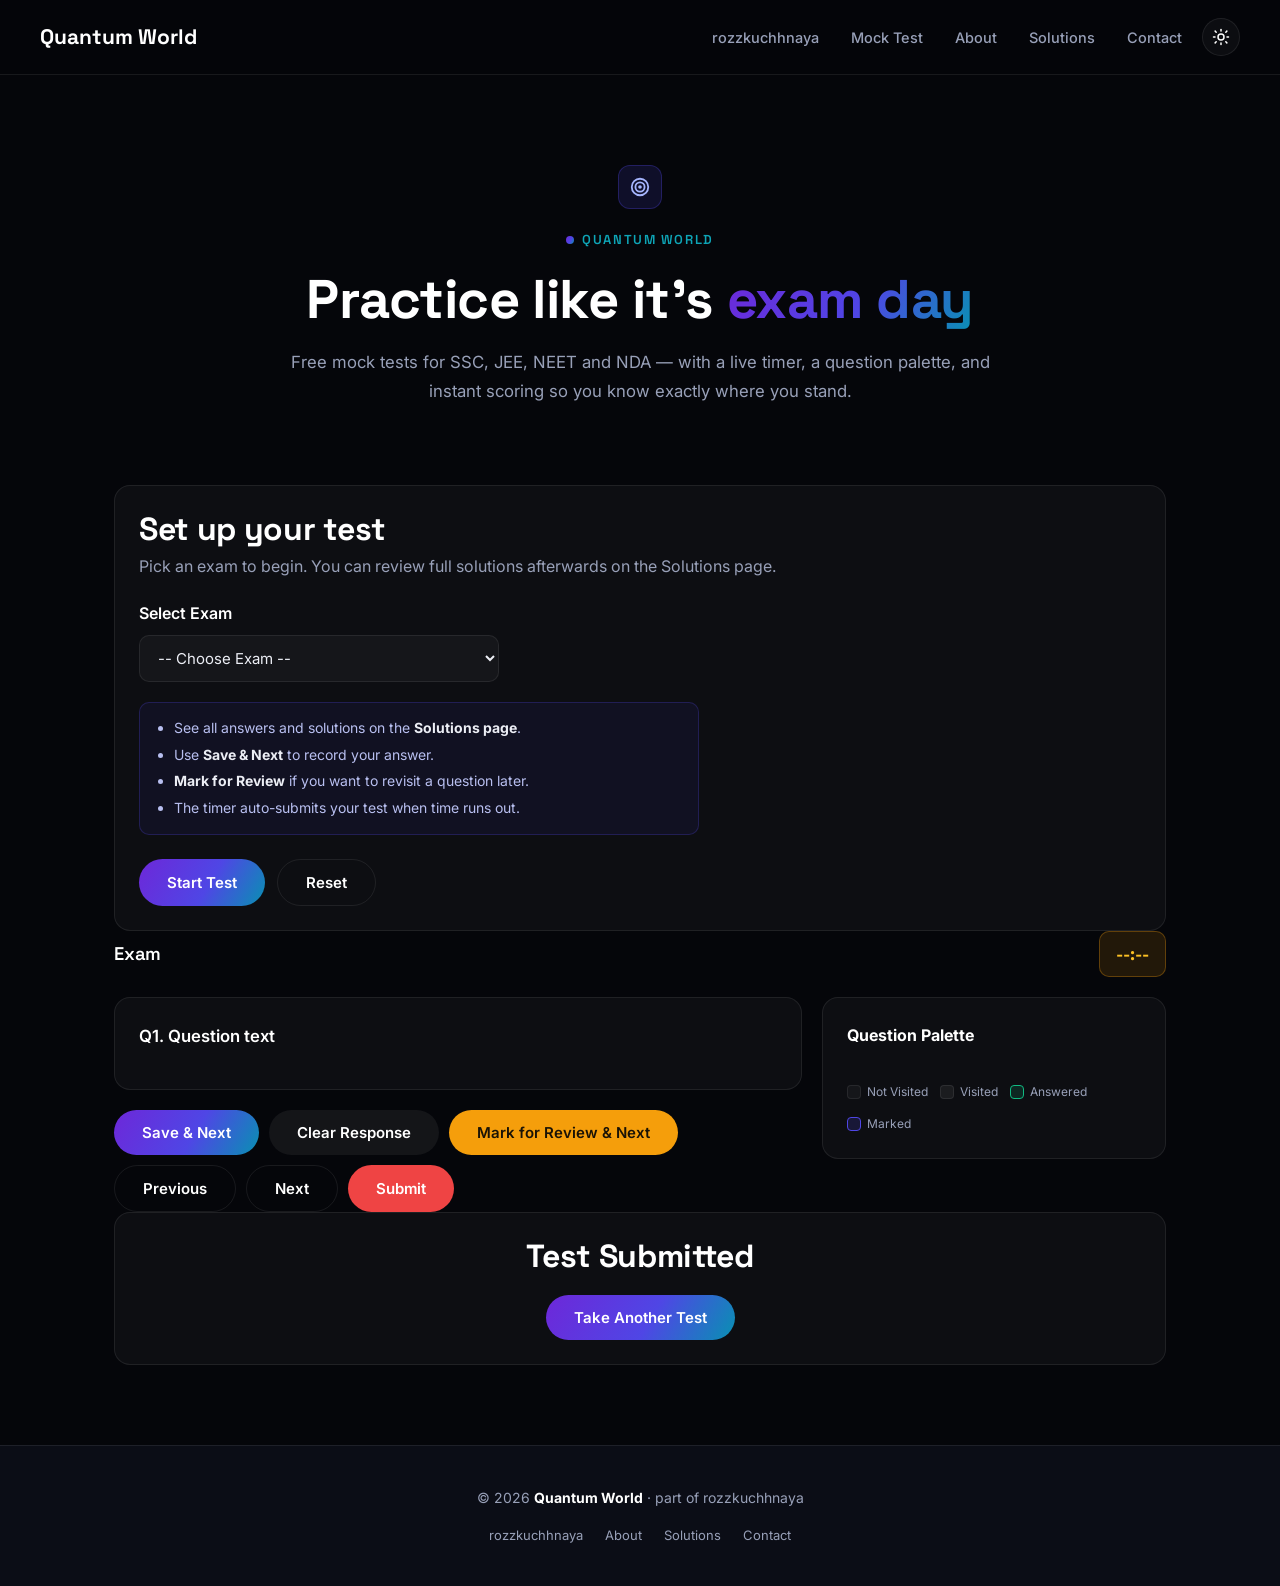
<file: mocktest.html>
<!DOCTYPE html>
<html lang="en">
<head>
<meta charset="UTF-8" />
<meta name="viewport" content="width=device-width, initial-scale=1.0"/>
<title>Mock Test Portal | Quantum World</title>
<meta name="description" content="Free mock tests for SSC, JEE, NEET and NDA with instant scoring and a question palette to track your progress.">
<link rel="icon" type="image/svg+xml" href="assets/favicon.svg">
<meta property="og:title" content="Mock Test Portal | Quantum World">
<meta property="og:description" content="Free mock tests for SSC, JEE, NEET and NDA with instant scoring.">
<meta property="og:type" content="website">
<meta property="og:url" content="https://rozzkuchhnaya.netlify.app/mocktest.html">
<link rel="stylesheet" href="assets/style.css">
</head>
<body>

<nav class="navbar">
  <div class="logo">Quantum World</div>
  <div class="navbar-right">
  <ul class="nav-links" id="navLinks">
    <li><a href="index.html">rozzkuchhnaya</a></li>
    <li><a href="mocktest.html">Mock Test</a></li>
    <li><a href="aboutmock.html">About</a></li>
    <li><a href="solution.html">Solutions</a></li>
    <li><a href="contact.html">Contact</a></li>
  </ul>
  <button class="theme-toggle" id="themeToggleBtn" onclick="toggleTheme()" aria-label="Toggle dark/light theme"><svg width="18" height="18" viewBox="0 0 24 24" fill="none" stroke="currentColor" stroke-width="2" stroke-linecap="round"><circle cx="12" cy="12" r="4"/><line x1="12" y1="2" x2="12" y2="4"/><line x1="12" y1="20" x2="12" y2="22"/><line x1="4.2" y1="4.2" x2="5.6" y2="5.6"/><line x1="18.4" y1="18.4" x2="19.8" y2="19.8"/><line x1="2" y1="12" x2="4" y2="12"/><line x1="20" y1="12" x2="22" y2="12"/><line x1="4.2" y1="19.8" x2="5.6" y2="18.4"/><line x1="18.4" y1="5.6" x2="19.8" y2="4.2"/></svg></button>
  </div>
  <span class="menu-icon" onclick="toggleMenu()"><svg width="24" height="24" viewBox="0 0 24 24" fill="none" stroke="currentColor" stroke-width="2" stroke-linecap="round"><line x1="3" y1="6" x2="21" y2="6"/><line x1="3" y1="12" x2="21" y2="12"/><line x1="3" y1="18" x2="21" y2="18"/></svg></span>
</nav>

<div class="page-hero">
  <div class="icon-badge" style="margin:0 auto 16px;">
    <svg viewBox="0 0 24 24" fill="none" stroke="currentColor" stroke-width="2" stroke-linecap="round" stroke-linejoin="round"><circle cx="12" cy="12" r="9"/><circle cx="12" cy="12" r="5"/><circle cx="12" cy="12" r="1"/></svg>
  </div>
  <div class="eyebrow">Quantum World</div>
  <h1>Practice like it's <span class="gradient-text">exam day</span></h1>
  <p>Free mock tests for SSC, JEE, NEET and NDA — with a live timer, a question palette, and instant scoring so you know exactly where you stand.</p>
</div>

<div class="test-shell">

  <!-- Start / Instructions -->
  <div id="startScreen" class="panel">
    <h2 style="margin-bottom:4px;">Set up your test</h2>
    <p style="max-width:none;">Pick an exam to begin. You can review full solutions afterwards on the Solutions page.</p>

    <div style="margin-top:20px; max-width:360px;">
      <label for="examSel" style="display:block; font-weight:600; color:#fff; margin-bottom:8px;">Select Exam</label>
      <select id="examSel" class="select-field">
        <option value="">-- Choose Exam --</option>
        <option value="ssc">SSC</option>
        <option value="jee">JEE</option>
        <option value="neet">NEET</option>
        <option value="nda">NDA</option>
      </select>
    </div>

    <div class="note" style="margin-top:20px; max-width:560px;">
      <ul style="margin:0; padding-left:18px;">
        <li>See all answers and solutions on the <b>Solutions page</b>.</li>
        <li>Use <b>Save & Next</b> to record your answer.</li>
        <li><b>Mark for Review</b> if you want to revisit a question later.</li>
        <li>The timer auto-submits your test when time runs out.</li>
      </ul>
    </div>

    <div style="margin-top:24px; display:flex; gap:12px;">
      <button class="btn" onclick="startTest()">Start Test</button>
      <button class="btn ghost" onclick="resetAll()">Reset</button>
    </div>
  </div>

  <!-- Test Screen -->
  <div id="testScreen" class="hidden">
    <div style="display:flex; justify-content:space-between; align-items:center; flex-wrap:wrap; gap:12px; margin-bottom:20px;">
      <h3 id="examName" style="margin:0; color:#fff;">Exam</h3>
      <div class="timer" id="timer">--:--</div>
    </div>

    <div class="test-row" style="display:flex; gap:20px;">
      <div style="flex:2;">
        <div class="panel">
          <div class="q-title">Q<span id="qIndex">1</span>. <span id="qText">Question text</span></div>
          <div id="qOptions" class="options"></div>
        </div>

        <div style="display:flex; flex-wrap:wrap; gap:10px; margin-top:20px;">
          <button class="btn" onclick="saveAndNext()">Save & Next</button>
          <button class="btn secondary" onclick="clearResponse()">Clear Response</button>
          <button class="btn warn" onclick="markForReview()">Mark for Review & Next</button>
          <button class="btn ghost" onclick="prevQ()">Previous</button>
          <button class="btn ghost" onclick="nextQ()">Next</button>
          <button class="btn danger" onclick="confirmSubmit()">Submit</button>
        </div>
      </div>

      <div style="flex:1; min-width:260px;">
        <div class="panel">
          <div style="display:flex; justify-content:space-between; align-items:center;">
            <b style="color:#fff;">Question Palette</b>
            <span class="sub" id="progressText" style="color:var(--muted); font-size:13px;"></span>
          </div>
          <div id="palette" class="palette" style="margin-top:14px;"></div>
          <div class="legend" style="margin-top:18px;">
            <span><i class="pill not-visited"></i> Not Visited</span>
            <span><i class="pill visited"></i> Visited</span>
            <span><i class="pill answered"></i> Answered</span>
            <span><i class="pill marked"></i> Marked</span>
          </div>
        </div>
      </div>
    </div>
  </div>

  <!-- Result -->
  <div id="resultScreen" class="panel hidden" style="text-align:center;">
    <h2>Test Submitted</h2>
    <p id="scoreLine" class="score" style="max-width:none; margin:0 auto 6px;"></p>
    <p class="sub" id="timeUsed" style="color:var(--muted); max-width:none;"></p>
    <div style="margin-top:20px;">
      <button class="btn" onclick="restart()">Take Another Test</button>
    </div>
  </div>

</div>

<footer class="site-footer">
  &copy; 2026 <strong>Quantum World</strong> · part of rozzkuchhnaya
  <div class="foot-links">
    <a href="index.html">rozzkuchhnaya</a>
    <a href="aboutmock.html">About</a>
    <a href="solution.html">Solutions</a>
    <a href="contact.html">Contact</a>
  </div>
</footer>

<script src="mocktest.js"></script>
</body>
</html>
</file>
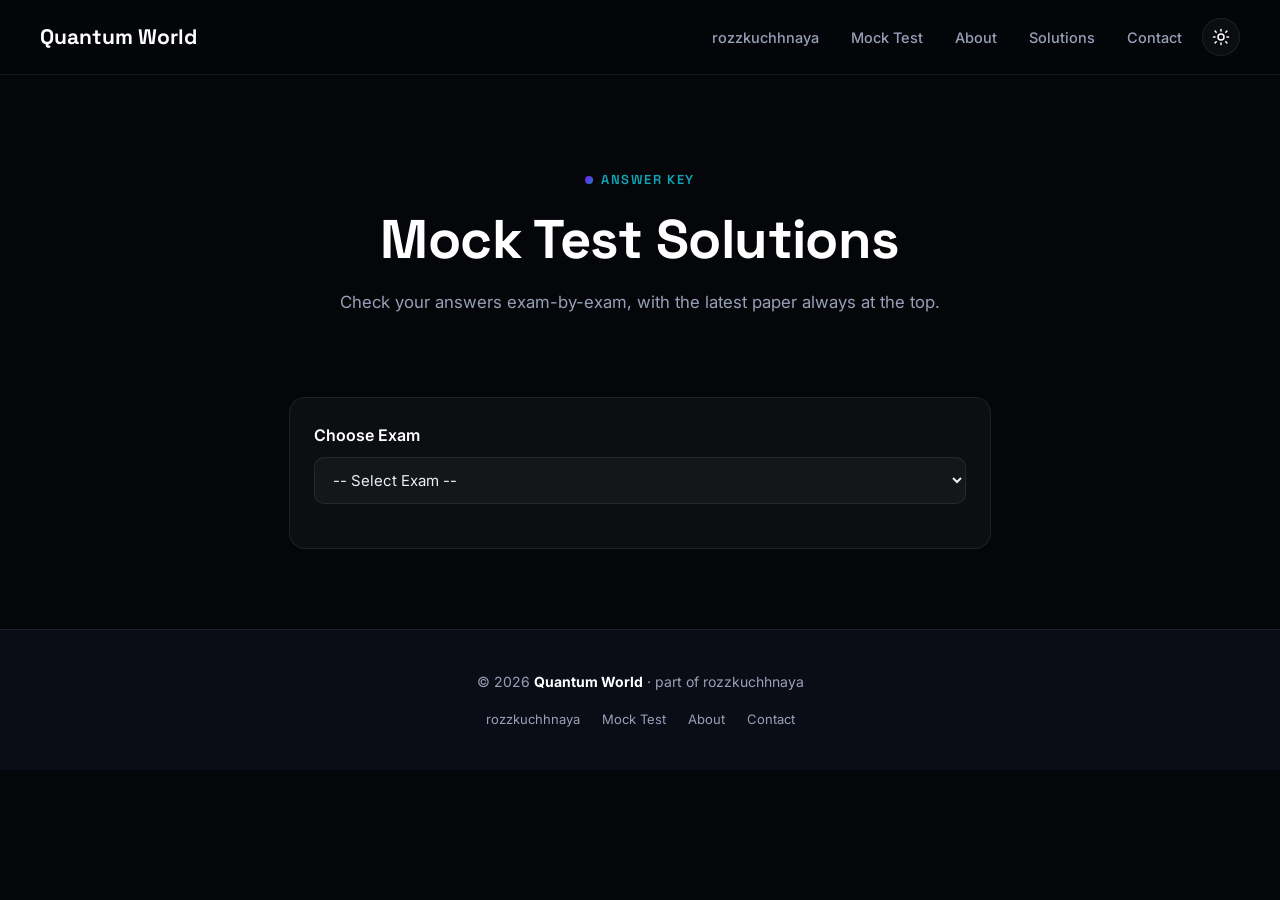
<file: solution.html>
<!DOCTYPE html>
<html lang="en">
<head>
  <meta charset="UTF-8" />
  <meta name="viewport" content="width=device-width, initial-scale=1.0"/>
  <title>Mock Test Solutions | Quantum World</title>
  <link rel="icon" type="image/svg+xml" href="assets/favicon.svg">
  <link rel="stylesheet" href="assets/style.css">
</head>
<body>

<nav class="navbar">
  <div class="logo">Quantum World</div>
  <div class="navbar-right">
  <ul class="nav-links" id="navLinks">
    <li><a href="index.html">rozzkuchhnaya</a></li>
    <li><a href="mocktest.html">Mock Test</a></li>
    <li><a href="aboutmock.html">About</a></li>
    <li><a href="solution.html">Solutions</a></li>
    <li><a href="contact.html">Contact</a></li>
  </ul>
  <button class="theme-toggle" id="themeToggleBtn" onclick="toggleTheme()" aria-label="Toggle dark/light theme"><svg width="18" height="18" viewBox="0 0 24 24" fill="none" stroke="currentColor" stroke-width="2" stroke-linecap="round"><circle cx="12" cy="12" r="4"/><line x1="12" y1="2" x2="12" y2="4"/><line x1="12" y1="20" x2="12" y2="22"/><line x1="4.2" y1="4.2" x2="5.6" y2="5.6"/><line x1="18.4" y1="18.4" x2="19.8" y2="19.8"/><line x1="2" y1="12" x2="4" y2="12"/><line x1="20" y1="12" x2="22" y2="12"/><line x1="4.2" y1="19.8" x2="5.6" y2="18.4"/><line x1="18.4" y1="5.6" x2="19.8" y2="4.2"/></svg></button>
  </div>
  <span class="menu-icon" onclick="toggleMenu()"><svg width="24" height="24" viewBox="0 0 24 24" fill="none" stroke="currentColor" stroke-width="2" stroke-linecap="round"><line x1="3" y1="6" x2="21" y2="6"/><line x1="3" y1="12" x2="21" y2="12"/><line x1="3" y1="18" x2="21" y2="18"/></svg></span>
</nav>

<div class="page-hero">
  <div class="eyebrow">Answer Key</div>
  <h1>Mock Test Solutions</h1>
  <p>Check your answers exam-by-exam, with the latest paper always at the top.</p>
</div>

<div class="test-shell" style="max-width:750px;">
  <div class="panel">
    <label for="examSelect" style="display:block; font-weight:600; color:#fff; margin-bottom:8px;">Choose Exam</label>
    <select id="examSelect" class="select-field">
      <option value="">-- Select Exam --</option>
      <option value="ssc">SSC</option>
      <option value="jee">JEE</option>
      <option value="neet">NEET</option>
      <option value="nda">NDA</option>
    </select>

    <div id="searchWrapper" style="display:none; margin-top:14px;">
      <input type="text" id="searchBox" class="select-field" placeholder="Search solutions...">
    </div>

    <div id="solutionList" style="margin-top:20px;"></div>
  </div>
</div>

<footer class="site-footer">
  &copy; 2026 <strong>Quantum World</strong> · part of rozzkuchhnaya
  <div class="foot-links">
    <a href="index.html">rozzkuchhnaya</a>
    <a href="mocktest.html">Mock Test</a>
    <a href="aboutmock.html">About</a>
    <a href="contact.html">Contact</a>
  </div>
</footer>

<script>
  function toggleMenu() {
    document.getElementById("navLinks").classList.toggle("active");
  }

  const RK_SUN_ICON = '<svg width="18" height="18" viewBox="0 0 24 24" fill="none" stroke="currentColor" stroke-width="2" stroke-linecap="round"><circle cx="12" cy="12" r="4"/><line x1="12" y1="2" x2="12" y2="4"/><line x1="12" y1="20" x2="12" y2="22"/><line x1="4.2" y1="4.2" x2="5.6" y2="5.6"/><line x1="18.4" y1="18.4" x2="19.8" y2="19.8"/><line x1="2" y1="12" x2="4" y2="12"/><line x1="20" y1="12" x2="22" y2="12"/><line x1="4.2" y1="19.8" x2="5.6" y2="18.4"/><line x1="18.4" y1="5.6" x2="19.8" y2="4.2"/></svg>';
  const RK_MOON_ICON = '<svg width="18" height="18" viewBox="0 0 24 24" fill="none" stroke="currentColor" stroke-width="2" stroke-linecap="round" stroke-linejoin="round"><path d="M21 12.79A9 9 0 1 1 11.21 3 7 7 0 0 0 21 12.79z"/></svg>';
  (function initTheme() {
    const saved = localStorage.getItem('rk-theme');
    if (saved === 'light') document.documentElement.setAttribute('data-theme', 'light');
  })();
  function toggleTheme() {
    const root = document.documentElement;
    const isLight = root.getAttribute('data-theme') === 'light';
    if (isLight) { root.removeAttribute('data-theme'); localStorage.setItem('rk-theme', 'dark'); }
    else { root.setAttribute('data-theme', 'light'); localStorage.setItem('rk-theme', 'light'); }
    const btn = document.getElementById('themeToggleBtn');
    if (btn) btn.innerHTML = root.getAttribute('data-theme') === 'light' ? RK_MOON_ICON : RK_SUN_ICON;
  }
  document.addEventListener('DOMContentLoaded', () => {
    const btn = document.getElementById('themeToggleBtn');
    if (btn) btn.innerHTML = document.documentElement.getAttribute('data-theme') === 'light' ? RK_MOON_ICON : RK_SUN_ICON;
  });

  const solutions = {
    ssc: [
      { name: "Solution", file: "pdfs/SSC_day1.pdf", date: "2025-08-27" },
    ],
    jee: [
      { name: "Day 1 Solution", file: "", date: "2025-08-25" },
    ],
    neet: [
      { name: "Solution", file: "pdfs/NEET.pdf", date: "2025-08-27" }
    ],
    nda: [
      { name: "Solution", file: "pdfs/NDA.pdf", date: "2025-08-27" }
    ]
  };

  const examSelect = document.getElementById("examSelect");
  const solutionList = document.getElementById("solutionList");
  const searchBox = document.getElementById("searchBox");
  const searchWrapper = document.getElementById("searchWrapper");

  let currentSolutions = [];

  examSelect.addEventListener("change", function () {
    const exam = this.value;
    solutionList.innerHTML = "";

    if (exam && solutions[exam]) {
      searchWrapper.style.display = "block";
      searchBox.value = "";
      currentSolutions = solutions[exam].sort((a, b) => new Date(b.date) - new Date(a.date));
      renderSolutions(currentSolutions);
    } else {
      searchWrapper.style.display = "none";
      currentSolutions = [];
    }
  });

  searchBox.addEventListener("input", function () {
    const query = this.value.toLowerCase();
    const filtered = currentSolutions.filter(sol =>
      sol.name.toLowerCase().includes(query) || sol.date.includes(query)
    );
    renderSolutions(filtered);
  });

  function renderSolutions(list) {
    solutionList.innerHTML = "";
    if (list.length === 0) {
      solutionList.innerHTML = "<p style='color:var(--muted); text-align:center;'>No results found</p>";
      return;
    }

    const ul = document.createElement("ul");
    ul.style.cssText = "display:grid; gap:14px; padding:0; margin:0;";
    list.forEach((sol, index) => {
      const li = document.createElement("li");
      li.className = "sol-item" + (index === 0 ? " latest" : "");
      li.innerHTML = `
        <a href="${sol.file}" target="_blank">
          ${sol.name}
          <span class="date">${sol.date}</span>
          ${index === 0 ? '<span class="sol-badge">Latest</span>' : ""}
        </a>`;
      ul.appendChild(li);
    });

    solutionList.appendChild(ul);
  }
</script>
</body>
</html>
</file>
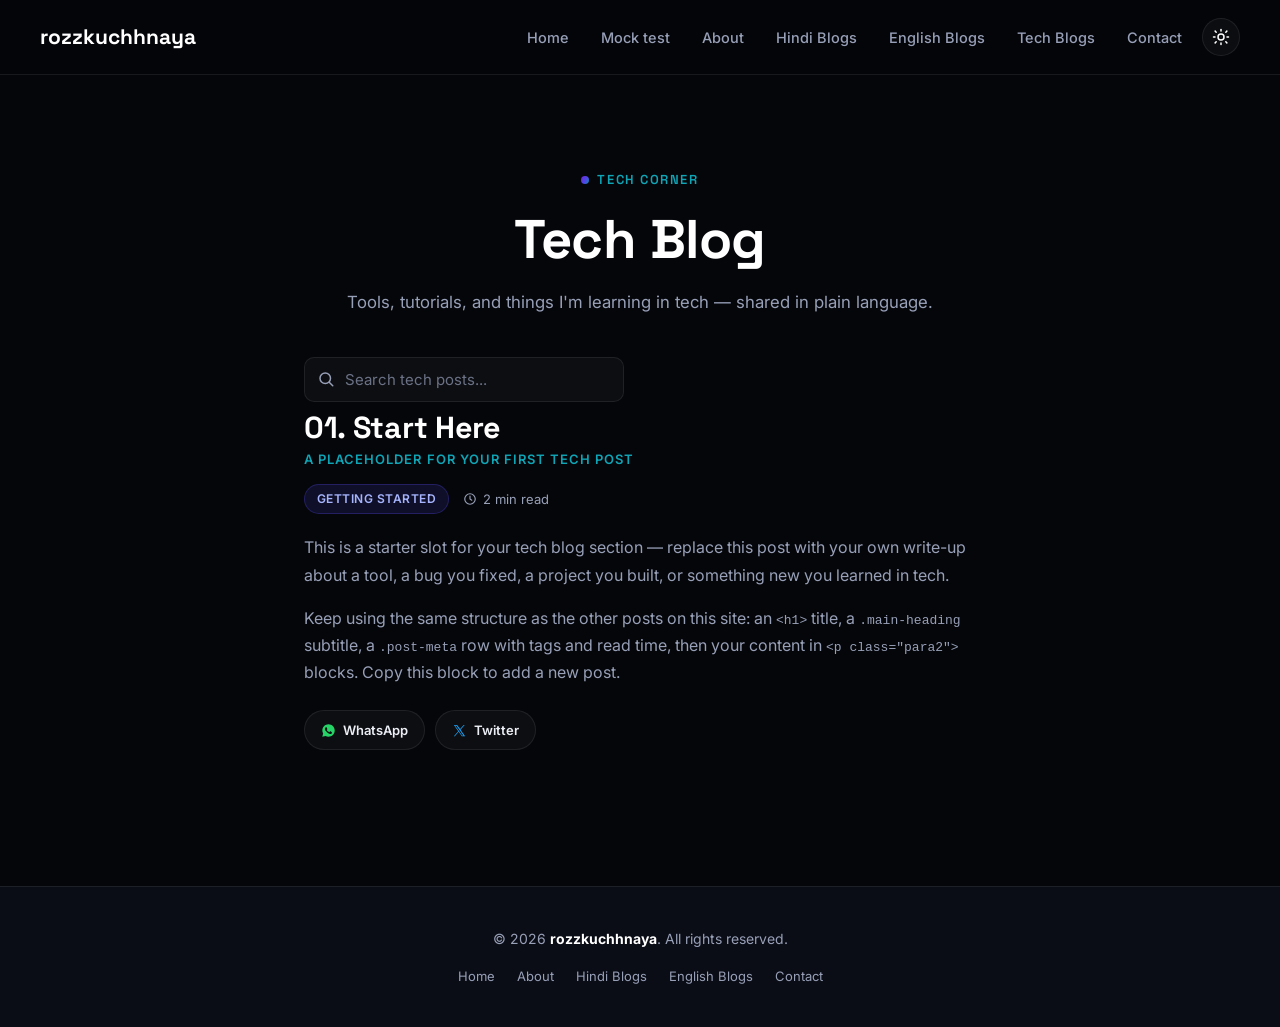
<file: tech-blog.html>
<!DOCTYPE html>
<html lang="en">
<head>
    <meta charset="UTF-8">
    <meta name="viewport" content="width=device-width, initial-scale=1.0">
    <title>Tech Blogs | rozzkuchhnaya</title>
    <meta name="description" content="Tech articles, tools, and things worth knowing — written by rozzkuchhnaya.">
    <link rel="icon" type="image/svg+xml" href="assets/favicon.svg">
    <meta property="og:title" content="Tech Blogs | rozzkuchhnaya">
    <meta property="og:description" content="Tech articles, tools, and things worth knowing.">
    <meta property="og:type" content="article">
    <meta property="og:url" content="https://rozzkuchhnaya.netlify.app/tech-blog.html">
    <link rel="stylesheet" href="assets/style.css">
</head>
<body>
<nav class="navbar">
  <div class="logo">rozzkuchhnaya</div>
  <div class="navbar-right">
  <ul class="nav-links" id="navLinks">
    <li><a href="index.html">Home</a></li>
    <li><a href="mocktest.html">Mock test</a></li>
    <li><a href="about.html">About</a></li>
    <li><a href="hindi-blog.html">Hindi Blogs</a></li>
    <li><a href="eng-blog.html">English Blogs</a></li>
    <li><a href="tech-blog.html">Tech Blogs</a></li>
    <li><a href="contact.html">Contact</a></li>
  </ul>
  <button class="theme-toggle" id="themeToggleBtn" onclick="toggleTheme()" aria-label="Toggle dark/light theme"><svg width="18" height="18" viewBox="0 0 24 24" fill="none" stroke="currentColor" stroke-width="2" stroke-linecap="round"><circle cx="12" cy="12" r="4"/><line x1="12" y1="2" x2="12" y2="4"/><line x1="12" y1="20" x2="12" y2="22"/><line x1="4.2" y1="4.2" x2="5.6" y2="5.6"/><line x1="18.4" y1="18.4" x2="19.8" y2="19.8"/><line x1="2" y1="12" x2="4" y2="12"/><line x1="20" y1="12" x2="22" y2="12"/><line x1="4.2" y1="19.8" x2="5.6" y2="18.4"/><line x1="18.4" y1="5.6" x2="19.8" y2="4.2"/></svg></button>
  </div>
  <span class="menu-icon" onclick="toggleMenu()"><svg width="24" height="24" viewBox="0 0 24 24" fill="none" stroke="currentColor" stroke-width="2" stroke-linecap="round"><line x1="3" y1="6" x2="21" y2="6"/><line x1="3" y1="12" x2="21" y2="12"/><line x1="3" y1="18" x2="21" y2="18"/></svg></span>
</nav>

<div class="page-hero">
  <div class="eyebrow">Tech Corner</div>
  <h1>Tech Blog</h1>
  <p>Tools, tutorials, and things I'm learning in tech — shared in plain language.</p>
</div>

<div class="blog-toolbar">
  <input type="text" id="blogSearch" class="select-field" placeholder="Search tech posts..." onkeyup="filterBlogPosts('blogSearch','techPosts')" style="max-width:320px;">
</div>

<div class="article" id="techPosts">

  <div class="article-block" data-tags="tools productivity">
    <h1>01. Start Here</h1>
    <h3 class="main-heading">A placeholder for your first tech post</h3>
    <div class="post-meta">
      <span class="tag">Getting Started</span>
      <span class="read-time">2 min read</span>
    </div>

    <p class="para">
      This is a starter slot for your tech blog section — replace this post with your own write-up about a tool, a bug you fixed, a project you built, or something new you learned in tech.
    </p>
    <p class="para2">
      Keep using the same structure as the other posts on this site: an <code>&lt;h1&gt;</code> title, a <code>.main-heading</code> subtitle, a <code>.post-meta</code> row with tags and read time, then your content in <code>&lt;p class="para2"&gt;</code> blocks. Copy this block to add a new post.
    </p>

    <div class="share-row">
      <a class="share-btn whatsapp" href="https://wa.me/?text=Check%20out%20this%20tech%20post%20on%20rozzkuchhnaya" target="_blank" rel="noopener"><svg viewBox="0 0 24 24" fill="currentColor"><path d="M12.04 2C6.58 2 2.13 6.45 2.13 11.91c0 1.75.46 3.45 1.32 4.95L2 22l5.25-1.38a9.9 9.9 0 0 0 4.79 1.22h.01c5.46 0 9.91-4.45 9.91-9.91C21.96 6.45 17.5 2 12.04 2zm5.8 14.16c-.24.68-1.19 1.25-1.95 1.41-.52.11-1.19.2-3.46-.74-2.9-1.2-4.77-4.14-4.92-4.33-.14-.19-1.18-1.57-1.18-3 0-1.42.75-2.12 1.02-2.41.24-.26.53-.32.71-.32h.51c.16 0 .38-.06.6.46.24.58.8 2 .87 2.14.07.14.11.31.02.5-.09.19-.14.31-.28.47-.14.16-.29.36-.42.48-.14.14-.28.29-.12.57.16.28.71 1.17 1.52 1.9 1.05.94 1.93 1.23 2.21 1.37.28.14.44.12.6-.07.16-.19.68-.79.86-1.06.18-.28.36-.23.6-.14.24.09 1.55.73 1.82.86.27.14.44.21.51.32.07.12.07.68-.17 1.36z"/></svg> WhatsApp</a>
      <a class="share-btn twitter" href="https://twitter.com/intent/tweet?text=Check%20out%20this%20tech%20post&url=https://rozzkuchhnaya.netlify.app/tech-blog.html" target="_blank" rel="noopener"><svg viewBox="0 0 24 24" fill="currentColor"><path d="M13.6 10.6L20.3 3h-1.6l-5.8 6.6L8.3 3H3l7 10-7 8h1.6l6.1-7 5 7H21l-7.4-10.4zM11.4 13l-.7-1L5 4.3h2.1l4.5 6.4.7 1 5.9 8.4h-2.1L11.4 13z"/></svg> Twitter</a>
    </div>
  </div>

</div>

<div class="no-results" id="techNoResults">No posts match your search.</div>

<footer class="site-footer">
  &copy; 2026 <strong>rozzkuchhnaya</strong>. All rights reserved.
  <div class="foot-links">
    <a href="index.html">Home</a>
    <a href="about.html">About</a>
    <a href="hindi-blog.html">Hindi Blogs</a>
    <a href="eng-blog.html">English Blogs</a>
    <a href="contact.html">Contact</a>
  </div>
</footer>

<script src="script.js"></script>
</body>
</html>
</file>
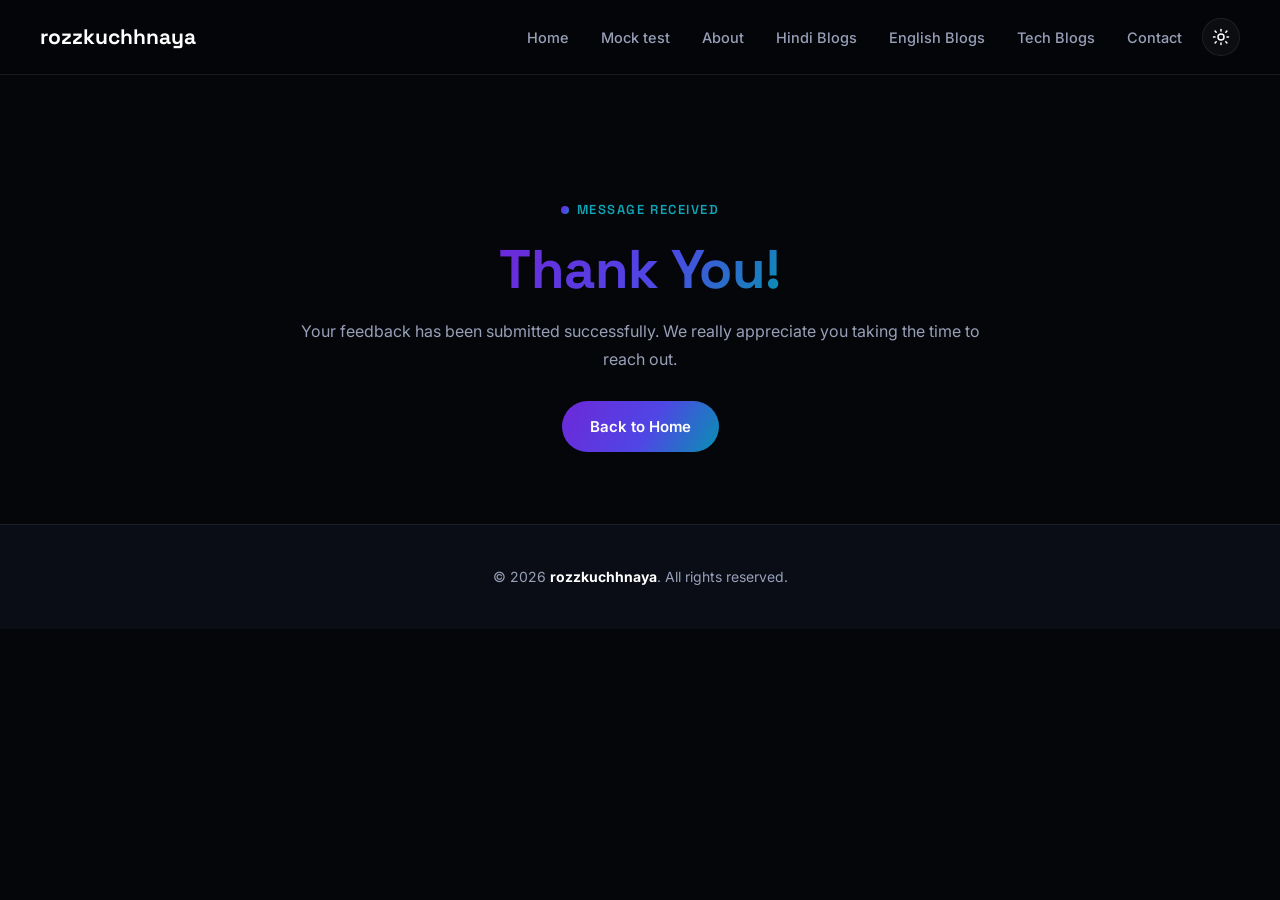
<file: thankyou.html>
<!DOCTYPE html>
<html lang="en">
<head>
  <meta charset="UTF-8">
  <meta name="viewport" content="width=device-width, initial-scale=1.0">
  <title>Thank You | rozzkuchhnaya</title>
  <link rel="icon" type="image/svg+xml" href="assets/favicon.svg">
  <link rel="stylesheet" href="assets/style.css">
</head>
<body>

<nav class="navbar">
  <div class="logo">rozzkuchhnaya</div>
  <div class="navbar-right">
  <ul class="nav-links" id="navLinks">
    <li><a href="index.html">Home</a></li>
    <li><a href="mocktest.html">Mock test</a></li>
    <li><a href="about.html">About</a></li>
    <li><a href="hindi-blog.html">Hindi Blogs</a></li>
    <li><a href="eng-blog.html">English Blogs</a></li>
    <li><a href="tech-blog.html">Tech Blogs</a></li>
    <li><a href="contact.html">Contact</a></li>
  </ul>
  <button class="theme-toggle" id="themeToggleBtn" onclick="toggleTheme()" aria-label="Toggle dark/light theme"><svg width="18" height="18" viewBox="0 0 24 24" fill="none" stroke="currentColor" stroke-width="2" stroke-linecap="round"><circle cx="12" cy="12" r="4"/><line x1="12" y1="2" x2="12" y2="4"/><line x1="12" y1="20" x2="12" y2="22"/><line x1="4.2" y1="4.2" x2="5.6" y2="5.6"/><line x1="18.4" y1="18.4" x2="19.8" y2="19.8"/><line x1="2" y1="12" x2="4" y2="12"/><line x1="20" y1="12" x2="22" y2="12"/><line x1="4.2" y1="19.8" x2="5.6" y2="18.4"/><line x1="18.4" y1="5.6" x2="19.8" y2="4.2"/></svg></button>
  </div>
  <span class="menu-icon" onclick="toggleMenu()"><svg width="24" height="24" viewBox="0 0 24 24" fill="none" stroke="currentColor" stroke-width="2" stroke-linecap="round"><line x1="3" y1="6" x2="21" y2="6"/><line x1="3" y1="12" x2="21" y2="12"/><line x1="3" y1="18" x2="21" y2="18"/></svg></span>
</nav>

<section class="section" style="text-align:center; padding-top:120px;">
  <div class="eyebrow">Message Received</div>
  <h1><span class="gradient-text">Thank You!</span></h1>
  <p style="margin:0 auto 28px;">Your feedback has been submitted successfully. We really appreciate you taking the time to reach out.</p>
  <a href="index.html" class="btn">Back to Home</a>
</section>

<footer class="site-footer">
  &copy; 2026 <strong>rozzkuchhnaya</strong>. All rights reserved.
</footer>

<script src="script.js"></script>
</body>
</html>
</file>
<file: assets/style.css>
/* =========================================================
   rozzkuchhnaya — modern dark theme
   Flowing full-width sections, gradient accents, no boxed cards
   ========================================================= */

@import url('https://fonts.googleapis.com/css2?family=Space+Grotesk:wght@500;600;700&family=Inter:wght@400;500;600;700&display=swap');

:root {
  --bg: #05060a;
  --bg-alt: #0b0d16;
  --bg-soft: rgba(255,255,255,0.035);
  --bg-soft-hover: rgba(255,255,255,0.06);

  --text: #eceef5;
  --muted: #98a0b8;
  --border: rgba(255,255,255,0.08);
  --heading: #ffffff;
  --glass: rgba(5, 6, 10, 0.75);
  --glass-alt: #0b0d16;

  --violet: #7c5cf0;
  --indigo: #4f46e5;
  --teal: #0ea5b7;
  --gradient: linear-gradient(120deg, #6d28d9 0%, #4f46e5 55%, #0891b2 100%);

  --radius: 16px;
  --shadow-soft: 0 10px 30px rgba(0,0,0,0.35);

  --font-display: 'Space Grotesk', 'Inter', sans-serif;
  --font-body: 'Inter', 'Segoe UI', sans-serif;
}

* { box-sizing: border-box; }
html { scroll-behavior: smooth; }

/* ---------- Light theme override ---------- */
:root[data-theme="light"] {
  --bg: #f6f7fb;
  --bg-alt: #ececf4;
  --bg-soft: rgba(15,23,42,0.04);
  --bg-soft-hover: rgba(15,23,42,0.07);
  --text: #1c2130;
  --muted: #5b6472;
  --border: rgba(15,23,42,0.1);
  --heading: #0e1626;
  --glass: rgba(255,255,255,0.75);
  --glass-alt: #ffffff;
}
:root[data-theme="light"] a { color: #0e7490; }
:root[data-theme="light"] .nav-links li a { color: #4b5468; }
:root[data-theme="light"] .nav-links li a:hover { color: var(--heading); }

body {
  margin: 0;
  background: var(--bg);
  color: var(--text);
  font-family: var(--font-body);
  line-height: 1.7;
  -webkit-font-smoothing: antialiased;
}

img { max-width: 100%; display: block; }
a { color: var(--teal); }

h1, h2, h3, h4, h5 {
  font-family: var(--font-display);
  color: var(--heading);
  line-height: 1.2;
  font-weight: 700;
  margin: 0 0 16px;
  letter-spacing: -0.01em;
}

h1 { font-size: clamp(2.2rem, 5vw, 3.4rem); }
h2 { font-size: clamp(1.5rem, 3vw, 2rem); }
h3 { font-size: 1.15rem; font-weight: 600; }

p { color: var(--muted); margin: 0 0 16px; max-width: 720px; }
strong, b { color: var(--text); }

ul { line-height: 1.9; }

.gradient-text {
  background: var(--gradient);
  -webkit-background-clip: text;
  background-clip: text;
  color: transparent;
}

.eyebrow {
  display: inline-flex;
  align-items: center;
  gap: 8px;
  font-family: var(--font-display);
  font-size: 13px;
  font-weight: 600;
  letter-spacing: 0.12em;
  text-transform: uppercase;
  color: var(--teal);
  margin-bottom: 16px;
}
.eyebrow::before {
  content: "";
  width: 8px;
  height: 8px;
  border-radius: 50%;
  background: var(--gradient);
  display: inline-block;
}

/* =========================================================
   NAVBAR — sticky, translucent, blurred glass
   ========================================================= */
.navbar {
  background: var(--glass);
  backdrop-filter: blur(14px);
  -webkit-backdrop-filter: blur(14px);
  color: var(--heading);
  padding: 18px 40px;
  display: flex;
  justify-content: space-between;
  align-items: center;
  position: sticky;
  top: 0;
  z-index: 100;
  border-bottom: 1px solid var(--border);
}

.navbar .logo {
  font-family: var(--font-display);
  font-size: 21px;
  font-weight: 700;
  color: var(--heading);
}

.nav-links {
  list-style: none;
  display: flex;
  gap: 32px;
  margin: 0;
  padding: 0;
}

.nav-links li a {
  color: var(--muted);
  text-decoration: none;
  font-size: 14.5px;
  font-weight: 500;
  transition: color 0.2s ease;
}

.nav-links li a:hover,
.nav-links li a:focus {
  color: var(--heading);
}

.menu-icon {
  display: none;
  font-size: 26px;
  cursor: pointer;
  color: var(--heading);
}

.theme-toggle {
  background: var(--bg-soft);
  border: 1px solid var(--border);
  color: var(--heading);
  width: 38px;
  height: 38px;
  border-radius: 50%;
  cursor: pointer;
  font-size: 16px;
  display: inline-flex;
  align-items: center;
  justify-content: center;
  margin-left: 20px;
  padding: 0;
  transition: background 0.2s ease, transform 0.2s ease;
}
.theme-toggle:hover { background: var(--bg-soft-hover); transform: none; box-shadow: none; }

.navbar-right { display: flex; align-items: center; }

@media (max-width: 768px) {
  .nav-links {
    display: none;
    flex-direction: column;
    background: var(--bg-alt);
    position: absolute;
    top: 62px;
    right: 16px;
    padding: 20px 26px;
    border-radius: var(--radius);
    border: 1px solid var(--border);
    gap: 18px;
    min-width: 180px;
  }
  .nav-links.active { display: flex; }
  .menu-icon { display: block; }
}

/* =========================================================
   SECTIONS — flowing full-width, no boxed containers
   ========================================================= */
section, .section {
  padding: 72px 24px;
  max-width: 900px;
  margin: 0 auto;
}

.section-alt {
  background: var(--bg-alt);
}

/* Full-bleed variant for alternating background bands */
.band {
  background: var(--bg-alt);
  border-top: 1px solid var(--border);
  border-bottom: 1px solid var(--border);
}
.band > .section { padding-top: 64px; padding-bottom: 64px; }

/* =========================================================
   HERO
   ========================================================= */
.hero-banner {
  text-align: center;
  padding: 110px 24px 90px;
  background:
    radial-gradient(ellipse 60% 50% at 50% 0%, rgba(79,70,229,0.18), transparent 60%),
    radial-gradient(ellipse 50% 40% at 80% 20%, rgba(14,165,183,0.10), transparent 60%),
    var(--bg);
}
.hero-banner .eyebrow { justify-content: center; }
.hero-banner h1 { max-width: 760px; margin: 0 auto 18px; }
.hero-banner p { max-width: 560px; margin: 0 auto; font-size: 1.1rem; }

.page-hero {
  text-align: center;
  padding: 90px 24px 40px;
  max-width: 800px;
  margin: 0 auto;
}
.page-hero .eyebrow { justify-content: center; }
.page-hero h1, .page-hero .main { color: var(--heading); }
.page-hero p { color: var(--muted); font-size: 1.05rem; margin: 0 auto; }

/* =========================================================
   FEATURE / CONTENT CARDS — used only for grids, not wrapping prose
   ========================================================= */
.card-grid {
  display: grid;
  grid-template-columns: repeat(auto-fit, minmax(260px, 1fr));
  gap: 20px;
  margin-top: 12px;
}

.card {
  background: var(--bg-soft);
  border: 1px solid var(--border);
  border-radius: var(--radius);
  padding: 28px;
  transition: background 0.25s ease, transform 0.25s ease, border-color 0.25s ease;
}
.card:hover {
  background: var(--bg-soft-hover);
  transform: translateY(-2px);
  border-color: rgba(79,70,229,0.45);
}
.card h3 { color: var(--heading); margin-bottom: 10px; }
.card p { color: var(--muted); margin-bottom: 0; }

.icon-badge {
  width: 44px;
  height: 44px;
  border-radius: 12px;
  background: rgba(79,70,229,0.14);
  border: 1px solid rgba(79,70,229,0.3);
  display: flex;
  align-items: center;
  justify-content: center;
  color: #a5b4fc;
  margin-bottom: 16px;
  flex-shrink: 0;
}
:root[data-theme="light"] .icon-badge { color: var(--indigo); }
.icon-badge svg { width: 22px; height: 22px; }

.card-icon-row {
  display: flex;
  align-items: flex-start;
  gap: 16px;
  flex-wrap: wrap;
}
.card-icon-row .icon-badge { margin-bottom: 0; }
.card-icon-row > div:last-child, .card-icon-row > h2 { flex: 1; min-width: 200px; }

/* =========================================================
   BUTTONS
   ========================================================= */
button, .btn {
  display: inline-block;
  padding: 13px 28px;
  background: var(--gradient);
  color: #fff !important;
  border: none;
  border-radius: 999px;
  font-family: var(--font-body);
  font-weight: 600;
  font-size: 15px;
  cursor: pointer;
  text-decoration: none;
  transition: transform 0.2s ease, box-shadow 0.2s ease;
}
button:hover, .btn:hover {
  transform: translateY(-2px);
  box-shadow: 0 8px 24px rgba(79,70,229,0.3);
}

/* =========================================================
   FORMS
   ========================================================= */
form {
  max-width: 620px;
  margin: 0 auto;
  display: flex;
  flex-direction: column;
  gap: 16px;
}

input[type="text"],
input[type="email"],
textarea,
select {
  width: 100%;
  padding: 14px 16px;
  border: 1px solid var(--border);
  border-radius: 10px;
  font-size: 15px;
  font-family: var(--font-body);
  background: var(--bg-soft);
  color: var(--text);
  transition: border-color 0.2s ease, box-shadow 0.2s ease;
}
input::placeholder, textarea::placeholder { color: #6b7286; }

input:focus, textarea:focus, select:focus {
  outline: none;
  border-color: var(--violet);
  box-shadow: 0 0 0 3px rgba(139,92,246,0.2);
}

textarea { resize: vertical; min-height: 120px; }
form button { align-self: flex-start; }

/* =========================================================
   FOOTER
   ========================================================= */
footer.site-footer {
  background: var(--bg-alt);
  color: var(--muted);
  text-align: center;
  padding: 40px 20px;
  border-top: 1px solid var(--border);
  font-size: 14px;
}
footer.site-footer strong { color: var(--heading); }
footer.site-footer .foot-links {
  margin-top: 14px;
  display: flex;
  justify-content: center;
  gap: 22px;
  flex-wrap: wrap;
}
footer.site-footer .foot-links a {
  color: var(--muted);
  text-decoration: none;
  font-size: 13px;
}
footer.site-footer .foot-links a:hover { color: var(--heading); }

/* =========================================================
   WORD OF THE DAY
   ========================================================= */
.wotd-word {
  font-family: var(--font-display);
  font-size: 2.4rem;
  margin: 0 0 8px;
}

/* =========================================================
   BLOG / ARTICLE FLOW (English blog, About body copy)
   ========================================================= */
.article { max-width: 720px; margin: 0 auto; padding: 0 24px 80px; }
.article h1 { font-size: 1.9rem; margin-bottom: 6px; }
.main-heading {
  font-family: var(--font-body);
  font-size: 13px;
  letter-spacing: 0.08em;
  text-transform: uppercase;
  color: var(--teal);
  font-weight: 600;
  margin-top: 0;
}
.article-block { margin-bottom: 56px; padding-top: 40px; border-top: 1px solid var(--border); }
.article-block:first-child { border-top: none; padding-top: 0; }

.ae, .be { color: var(--heading); margin-top: 30px; }
.ce { color: var(--heading); margin-top: 18px; }
.para, .para2 { color: var(--muted); }

/* pull-quote style used for standout lines */
.pull-quote {
  font-family: var(--font-display);
  font-size: 1.3rem;
  color: var(--heading);
  border-left: 3px solid;
  border-image: var(--gradient) 1;
  padding: 4px 0 4px 22px;
  margin: 28px 0;
}

/* =========================================================
   HINDI BLOG
   ========================================================= */
main {
  max-width: 720px;
  margin: 0 auto;
  padding: 0 24px 90px;
}
.title {
  color: var(--heading);
  margin-top: 60px;
  font-size: 1.7rem;
}
.author { color: var(--muted); font-style: italic; margin-top: -8px; }
.poem-block {
  margin: 26px 0;
  padding: 6px 0 6px 22px;
  border-left: 3px solid;
  border-image: var(--gradient) 1;
}
.poem-block p { margin: 4px 0; font-weight: 500; color: var(--heading); font-style: italic; }
.explain {
  margin: 10px 0 28px;
  padding-left: 22px;
  color: var(--muted);
}
.explain h3 { color: var(--heading); font-size: 1rem; }
.mainpara { color: var(--muted); }
.writer { text-align: right; font-style: italic; color: var(--muted); }
.last { color: var(--heading); font-weight: 600; }

/* =========================================================
   ABOUT PAGE
   ========================================================= */
.mainh1 { color: var(--heading); }

/* =========================================================
   COMMENTS
   ========================================================= */
.commentheading { color: var(--heading); text-align: center; }
#commentList {
  list-style: none;
  padding: 0;
  margin-top: 16px;
  max-width: 620px;
  margin-left: auto;
  margin-right: auto;
}
#commentList li {
  background: var(--bg-soft);
  border: 1px solid var(--border);
  padding: 14px 18px;
  border-radius: 10px;
  margin-bottom: 10px;
  color: var(--text);
}

@media (max-width: 600px) {
  .navbar { padding: 14px 16px; }
  section, .section { padding: 48px 18px; }
  .hero-banner { padding: 64px 18px 48px; }
  .page-hero { padding: 56px 18px 32px; }
  .card-grid { grid-template-columns: 1fr; gap: 14px; }
  .card { padding: 22px; }
  h1 { font-size: clamp(1.7rem, 8vw, 2.2rem); }
  .newsletter-form { flex-direction: column; }
  .newsletter-form input, .newsletter-form button { width: 100%; }
}

@media (max-width: 380px) {
  .navbar .logo { font-size: 18px; }
  .nav-links { min-width: 160px; right: 8px; }
}

/* =========================================================
   MOCK TEST PORTAL — shares the same design language
   ========================================================= */
.test-shell { max-width: 1100px; margin: 0 auto; padding: 40px 24px 80px; }

.panel {
  background: var(--bg-soft);
  border: 1px solid var(--border);
  border-radius: var(--radius);
  padding: 24px;
}

.select-field, input[type="text"].select-field {
  width: 100%;
  padding: 12px 14px;
  border: 1px solid var(--border);
  border-radius: 10px;
  background: var(--bg-soft);
  color: var(--text);
  font-size: 15px;
  font-family: var(--font-body);
}
.select-field:focus {
  outline: none;
  border-color: var(--indigo);
  box-shadow: 0 0 0 3px rgba(79,70,229,0.2);
}

.btn.secondary { background: var(--bg-soft-hover); box-shadow: none; }
.btn.secondary:hover { box-shadow: 0 6px 18px rgba(0,0,0,0.15); }
.btn.ghost { background: transparent; border: 1px solid var(--border); box-shadow: none; }
.btn.ghost:hover { background: var(--bg-soft-hover); box-shadow: none; transform: none; }
.btn.warn { background: #f59e0b; color: #1a1306 !important; }
.btn.danger { background: #ef4444; }
.btn:disabled { opacity: .5; cursor: not-allowed; transform: none; box-shadow: none; }

.timer {
  font-family: var(--font-display);
  font-weight: 700;
  font-size: 17px;
  padding: 8px 16px;
  border-radius: 10px;
  background: rgba(245,158,11,0.12);
  color: #fbbf24;
  border: 1px solid rgba(245,158,11,0.3);
  display: inline-block;
}

.q-title { font-weight: 600; color: var(--heading); margin-bottom: 14px; font-size: 1.05rem; }
.options { display: flex; flex-direction: column; gap: 10px; }
.opt {
  border: 1px solid var(--border);
  padding: 12px 14px;
  border-radius: 10px;
  display: flex;
  align-items: center;
  gap: 10px;
  background: var(--bg-soft);
  cursor: pointer;
  color: var(--text);
  transition: background 0.2s ease, border-color 0.2s ease;
}
.opt:hover { background: var(--bg-soft-hover); border-color: rgba(79,70,229,0.4); }
.opt input { transform: scale(1.1); accent-color: var(--indigo); }

.palette { display: grid; grid-template-columns: repeat(6, 1fr); gap: 8px; }
.pal-btn {
  padding: 9px 0;
  border-radius: 8px;
  border: 1px solid var(--border);
  text-align: center;
  cursor: pointer;
  font-weight: 600;
  font-size: 14px;
  background: var(--bg-soft);
  color: var(--text);
}
.pal-btn.visited { background: var(--bg-soft-hover); }
.pal-btn.answered { background: rgba(16,185,129,0.15); border-color: #10b981; color: #6ee7b7; }
.pal-btn.marked { background: rgba(79,70,229,0.18); border-color: var(--indigo); color: #a5b4fc; }
.pal-btn.current { outline: 2px solid var(--teal); outline-offset: 1px; }

.legend { display: flex; flex-wrap: wrap; gap: 12px; font-size: 12px; color: var(--muted); }
.legend span { display: inline-flex; align-items: center; gap: 6px; }
.pill { width: 14px; height: 14px; border-radius: 4px; display: inline-block; border: 1px solid var(--border); }
.pill.not-visited { background: var(--bg-soft); }
.pill.visited { background: var(--bg-soft-hover); }
.pill.answered { background: rgba(16,185,129,0.15); border-color: #10b981; }
.pill.marked { background: rgba(79,70,229,0.18); border-color: var(--indigo); }

.score { font-family: var(--font-display); font-size: 1.3rem; font-weight: 700; color: #6ee7b7; }
.note {
  background: rgba(79,70,229,0.08);
  border: 1px solid rgba(79,70,229,0.25);
  color: #b8bff0;
  padding: 12px 16px;
  border-radius: 10px;
  font-size: 14px;
}

.sol-item {
  padding: 16px 18px;
  border-radius: 12px;
  background: var(--bg-soft);
  border: 1px solid var(--border);
  transition: transform 0.2s ease, border-color 0.2s ease;
  position: relative;
  list-style: none;
}
.sol-item:hover { transform: translateY(-2px); border-color: rgba(79,70,229,0.4); }
.sol-item a { color: var(--heading); font-weight: 600; text-decoration: none; }
.sol-item .date { display: block; margin-top: 6px; font-size: 0.85rem; color: var(--muted); }
.sol-item.latest { border-color: var(--teal); background: rgba(14,165,183,0.08); }
.sol-badge {
  position: absolute;
  top: 14px;
  right: 14px;
  background: var(--gradient);
  color: var(--heading);
  font-size: 0.68rem;
  font-weight: 600;
  padding: 3px 8px;
  border-radius: 6px;
}

@media (max-width: 900px) {
  .test-row { flex-direction: column; }
  .palette { grid-template-columns: repeat(8, 1fr); }
}
@media (max-width: 480px) {
  .palette { grid-template-columns: repeat(6, 1fr); }
}

/* =========================================================
   POST META — tags, reading time, share buttons
   ========================================================= */
.post-meta {
  display: flex;
  align-items: center;
  gap: 14px;
  flex-wrap: wrap;
  margin: 10px 0 20px;
}
.tag {
  display: inline-block;
  font-size: 12px;
  font-weight: 600;
  letter-spacing: 0.04em;
  text-transform: uppercase;
  padding: 4px 12px;
  border-radius: 999px;
  background: rgba(79,70,229,0.14);
  color: #a5b4fc;
  border: 1px solid rgba(79,70,229,0.3);
}
.read-time {
  font-size: 13px;
  color: var(--muted);
  display: inline-flex;
  align-items: center;
  gap: 6px;
}
.read-time::before {
  content: "";
  width: 14px;
  height: 14px;
  display: inline-block;
  background-color: var(--muted);
  -webkit-mask: url("data:image/svg+xml;utf8,<svg xmlns='http://www.w3.org/2000/svg' viewBox='0 0 24 24' fill='none' stroke='black' stroke-width='2' stroke-linecap='round' stroke-linejoin='round'><circle cx='12' cy='12' r='9'/><polyline points='12 7 12 12 15 14'/></svg>") center / contain no-repeat;
  mask: url("data:image/svg+xml;utf8,<svg xmlns='http://www.w3.org/2000/svg' viewBox='0 0 24 24' fill='none' stroke='black' stroke-width='2' stroke-linecap='round' stroke-linejoin='round'><circle cx='12' cy='12' r='9'/><polyline points='12 7 12 12 15 14'/></svg>") center / contain no-repeat;
}

.share-row {
  display: flex;
  gap: 10px;
  margin: 24px 0;
  flex-wrap: wrap;
}
.share-btn {
  display: inline-flex;
  align-items: center;
  gap: 7px;
  padding: 8px 16px;
  border-radius: 999px;
  border: 1px solid var(--border);
  background: var(--bg-soft);
  color: var(--text) !important;
  font-size: 13px;
  font-weight: 600;
  text-decoration: none;
  transition: background 0.2s ease, border-color 0.2s ease;
}
.share-btn:hover { background: var(--bg-soft-hover); border-color: rgba(79,70,229,0.4); }
.share-btn svg { width: 15px; height: 15px; flex-shrink: 0; }
.share-btn.whatsapp svg { color: #25D366; }
.share-btn.twitter svg { color: #1DA1F2; }

.more-posts {
  margin-top: 40px;
  padding-top: 24px;
  border-top: 1px solid var(--border);
}
.more-posts h4 { color: var(--heading); font-size: 1rem; margin-bottom: 10px; }
.more-posts a {
  display: block;
  color: var(--text);
  text-decoration: none;
  padding: 8px 0;
  border-bottom: 1px dashed var(--border);
}
.more-posts a:hover { color: var(--teal); }

/* =========================================================
   BLOG SEARCH / FILTER BAR
   ========================================================= */
.blog-toolbar {
  max-width: 720px;
  margin: 0 auto 8px;
  padding: 0 24px;
  display: flex;
  gap: 12px;
  flex-wrap: wrap;
  align-items: center;
}
.blog-toolbar input[type="text"] { max-width: 320px; }
.blog-toolbar input[type="text"], #searchBox {
  padding-left: 40px;
  background-image: url("data:image/svg+xml;utf8,<svg xmlns='http://www.w3.org/2000/svg' viewBox='0 0 24 24' fill='none' stroke='%2398a0b8' stroke-width='2' stroke-linecap='round' stroke-linejoin='round'><circle cx='11' cy='11' r='7'/><line x1='21' y1='21' x2='16.65' y2='16.65'/></svg>");
  background-repeat: no-repeat;
  background-position: 12px center;
  background-size: 18px;
}
.filter-chip {
  padding: 7px 14px;
  border-radius: 999px;
  border: 1px solid var(--border);
  background: var(--bg-soft);
  color: var(--muted);
  font-size: 13px;
  font-weight: 600;
  cursor: pointer;
}
.filter-chip.active {
  background: var(--gradient);
  color: #fff;
  border-color: transparent;
}
.no-results { text-align: center; color: var(--muted); padding: 40px 0; display: none; }

/* =========================================================
   TESTIMONIALS
   ========================================================= */
.testimonial-card {
  background: var(--bg-soft);
  border: 1px solid var(--border);
  border-radius: var(--radius);
  padding: 26px;
}
.testimonial-card p.quote {
  color: var(--text);
  font-style: italic;
  font-size: 1.02rem;
  margin-bottom: 16px;
}
.testimonial-author {
  display: flex;
  align-items: center;
  gap: 10px;
}
.testimonial-avatar {
  width: 38px; height: 38px; border-radius: 50%;
  background: var(--gradient);
  display: flex; align-items: center; justify-content: center;
  color: #fff; font-weight: 700; font-size: 14px; flex-shrink: 0;
}
.testimonial-name { color: var(--heading); font-weight: 600; font-size: 14px; }
.testimonial-role { color: var(--muted); font-size: 12px; }

/* =========================================================
   NEWSLETTER
   ========================================================= */
.newsletter-form {
  display: flex;
  gap: 10px;
  flex-wrap: wrap;
  max-width: 480px;
  margin: 0 auto;
}
.newsletter-form input { flex: 1; min-width: 200px; }
.newsletter-form button { flex-shrink: 0; }
</file>
